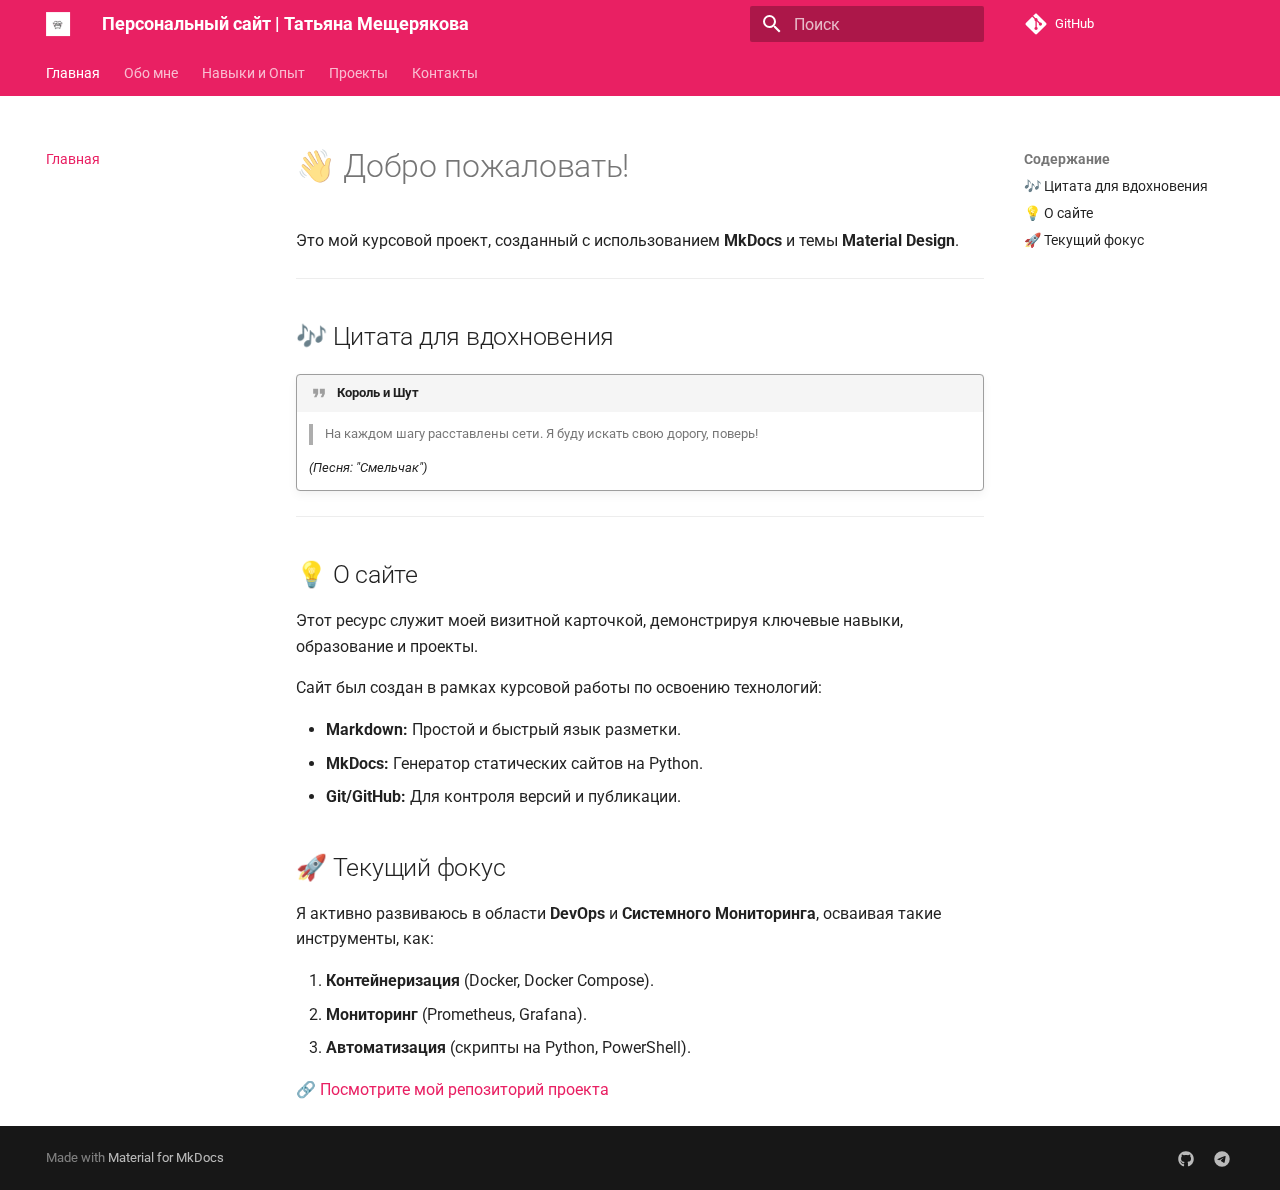
<file: index.html>
<!doctype html>
<html lang="ru" class="no-js">
  <head>
    
      <meta charset="utf-8">
      <meta name="viewport" content="width=device-width,initial-scale=1">
      
        <meta name="description" content="Портфолио и визитка, созданная с использованием MkDocs и Material Design.">
      
      
        <meta name="author" content="Татьяна Мещерякова">
      
      
        <link rel="canonical" href="https://tatianameshcheryakova.github.io/my-personal-site/">
      
      
      
        <link rel="next" href="about/">
      
      
      <link rel="icon" href="assets/logo.jpg">
      <meta name="generator" content="mkdocs-1.6.1, mkdocs-material-9.6.21">
    
    
      
        <title>Персональный сайт | Татьяна Мещерякова</title>
      
    
    
      <link rel="stylesheet" href="assets/stylesheets/main.2a3383ac.min.css">
      
        
        <link rel="stylesheet" href="assets/stylesheets/palette.06af60db.min.css">
      
      


    
    
      
    
    
      
        
        
        <link rel="preconnect" href="https://fonts.gstatic.com" crossorigin>
        <link rel="stylesheet" href="https://fonts.googleapis.com/css?family=Roboto:300,300i,400,400i,700,700i%7CRoboto+Mono:400,400i,700,700i&display=fallback">
        <style>:root{--md-text-font:"Roboto";--md-code-font:"Roboto Mono"}</style>
      
    
    
    <script>__md_scope=new URL(".",location),__md_hash=e=>[...e].reduce(((e,_)=>(e<<5)-e+_.charCodeAt(0)),0),__md_get=(e,_=localStorage,t=__md_scope)=>JSON.parse(_.getItem(t.pathname+"."+e)),__md_set=(e,_,t=localStorage,a=__md_scope)=>{try{t.setItem(a.pathname+"."+e,JSON.stringify(_))}catch(e){}}</script>
    
      

    
    
    
  </head>
  
  
    
    
    
    
    
    <body dir="ltr" data-md-color-scheme="default" data-md-color-primary="pink" data-md-color-accent="light-blue">
  
    
    <input class="md-toggle" data-md-toggle="drawer" type="checkbox" id="__drawer" autocomplete="off">
    <input class="md-toggle" data-md-toggle="search" type="checkbox" id="__search" autocomplete="off">
    <label class="md-overlay" for="__drawer"></label>
    <div data-md-component="skip">
      
        
        <a href="#_1" class="md-skip">
          Перейти к содержанию
        </a>
      
    </div>
    <div data-md-component="announce">
      
    </div>
    
    
      

<header class="md-header" data-md-component="header">
  <nav class="md-header__inner md-grid" aria-label="Верхний колонтитул">
    <a href="." title="Персональный сайт | Татьяна Мещерякова" class="md-header__button md-logo" aria-label="Персональный сайт | Татьяна Мещерякова" data-md-component="logo">
      
  <img src="assets/logo.jpg" alt="logo">

    </a>
    <label class="md-header__button md-icon" for="__drawer">
      
      <svg xmlns="http://www.w3.org/2000/svg" viewBox="0 0 24 24"><path d="M3 6h18v2H3zm0 5h18v2H3zm0 5h18v2H3z"/></svg>
    </label>
    <div class="md-header__title" data-md-component="header-title">
      <div class="md-header__ellipsis">
        <div class="md-header__topic">
          <span class="md-ellipsis">
            Персональный сайт | Татьяна Мещерякова
          </span>
        </div>
        <div class="md-header__topic" data-md-component="header-topic">
          <span class="md-ellipsis">
            
              Главная
            
          </span>
        </div>
      </div>
    </div>
    
      
    
    
    
    
      
      
        <label class="md-header__button md-icon" for="__search">
          
          <svg xmlns="http://www.w3.org/2000/svg" viewBox="0 0 24 24"><path d="M9.5 3A6.5 6.5 0 0 1 16 9.5c0 1.61-.59 3.09-1.56 4.23l.27.27h.79l5 5-1.5 1.5-5-5v-.79l-.27-.27A6.52 6.52 0 0 1 9.5 16 6.5 6.5 0 0 1 3 9.5 6.5 6.5 0 0 1 9.5 3m0 2C7 5 5 7 5 9.5S7 14 9.5 14 14 12 14 9.5 12 5 9.5 5"/></svg>
        </label>
        <div class="md-search" data-md-component="search" role="dialog">
  <label class="md-search__overlay" for="__search"></label>
  <div class="md-search__inner" role="search">
    <form class="md-search__form" name="search">
      <input type="text" class="md-search__input" name="query" aria-label="Поиск" placeholder="Поиск" autocapitalize="off" autocorrect="off" autocomplete="off" spellcheck="false" data-md-component="search-query" required>
      <label class="md-search__icon md-icon" for="__search">
        
        <svg xmlns="http://www.w3.org/2000/svg" viewBox="0 0 24 24"><path d="M9.5 3A6.5 6.5 0 0 1 16 9.5c0 1.61-.59 3.09-1.56 4.23l.27.27h.79l5 5-1.5 1.5-5-5v-.79l-.27-.27A6.52 6.52 0 0 1 9.5 16 6.5 6.5 0 0 1 3 9.5 6.5 6.5 0 0 1 9.5 3m0 2C7 5 5 7 5 9.5S7 14 9.5 14 14 12 14 9.5 12 5 9.5 5"/></svg>
        
        <svg xmlns="http://www.w3.org/2000/svg" viewBox="0 0 24 24"><path d="M20 11v2H8l5.5 5.5-1.42 1.42L4.16 12l7.92-7.92L13.5 5.5 8 11z"/></svg>
      </label>
      <nav class="md-search__options" aria-label="Поиск">
        
          <a href="javascript:void(0)" class="md-search__icon md-icon" title="Поделиться" aria-label="Поделиться" data-clipboard data-clipboard-text="" data-md-component="search-share" tabindex="-1">
            
            <svg xmlns="http://www.w3.org/2000/svg" viewBox="0 0 24 24"><path d="M18 16.08c-.76 0-1.44.3-1.96.77L8.91 12.7c.05-.23.09-.46.09-.7s-.04-.47-.09-.7l7.05-4.11c.54.5 1.25.81 2.04.81a3 3 0 0 0 3-3 3 3 0 0 0-3-3 3 3 0 0 0-3 3c0 .24.04.47.09.7L8.04 9.81C7.5 9.31 6.79 9 6 9a3 3 0 0 0-3 3 3 3 0 0 0 3 3c.79 0 1.5-.31 2.04-.81l7.12 4.15c-.05.21-.08.43-.08.66 0 1.61 1.31 2.91 2.92 2.91s2.92-1.3 2.92-2.91A2.92 2.92 0 0 0 18 16.08"/></svg>
          </a>
        
        <button type="reset" class="md-search__icon md-icon" title="Очистить" aria-label="Очистить" tabindex="-1">
          
          <svg xmlns="http://www.w3.org/2000/svg" viewBox="0 0 24 24"><path d="M19 6.41 17.59 5 12 10.59 6.41 5 5 6.41 10.59 12 5 17.59 6.41 19 12 13.41 17.59 19 19 17.59 13.41 12z"/></svg>
        </button>
      </nav>
      
    </form>
    <div class="md-search__output">
      <div class="md-search__scrollwrap" tabindex="0" data-md-scrollfix>
        <div class="md-search-result" data-md-component="search-result">
          <div class="md-search-result__meta">
            Инициализация поиска
          </div>
          <ol class="md-search-result__list" role="presentation"></ol>
        </div>
      </div>
    </div>
  </div>
</div>
      
    
    
      <div class="md-header__source">
        <a href="https://github.com/TatianaMeshcheryakova/2025_2026-introduction-in-web-tech-U4225-Meshcheryakova_T_S" title="Перейти к репозиторию" class="md-source" data-md-component="source">
  <div class="md-source__icon md-icon">
    
    <svg xmlns="http://www.w3.org/2000/svg" viewBox="0 0 448 512"><!--! Font Awesome Free 7.0.1 by @fontawesome - https://fontawesome.com License - https://fontawesome.com/license/free (Icons: CC BY 4.0, Fonts: SIL OFL 1.1, Code: MIT License) Copyright 2025 Fonticons, Inc.--><path d="M439.6 236.1 244 40.5c-5.4-5.5-12.8-8.5-20.4-8.5s-15 3-20.4 8.4L162.5 81l51.5 51.5c27.1-9.1 52.7 16.8 43.4 43.7l49.7 49.7c34.2-11.8 61.2 31 35.5 56.7-26.5 26.5-70.2-2.9-56-37.3L240.3 199v121.9c25.3 12.5 22.3 41.8 9.1 55-6.4 6.4-15.2 10.1-24.3 10.1s-17.8-3.6-24.3-10.1c-17.6-17.6-11.1-46.9 11.2-56v-123c-20.8-8.5-24.6-30.7-18.6-45L142.6 101 8.5 235.1C3 240.6 0 247.9 0 255.5s3 15 8.5 20.4l195.6 195.7c5.4 5.4 12.7 8.4 20.4 8.4s15-3 20.4-8.4l194.7-194.7c5.4-5.4 8.4-12.8 8.4-20.4s-3-15-8.4-20.4"/></svg>
  </div>
  <div class="md-source__repository">
    GitHub
  </div>
</a>
      </div>
    
  </nav>
  
</header>
    
    <div class="md-container" data-md-component="container">
      
      
        
          
            
<nav class="md-tabs" aria-label="Вкладки" data-md-component="tabs">
  <div class="md-grid">
    <ul class="md-tabs__list">
      
        
  
  
  
    
  
  
    <li class="md-tabs__item md-tabs__item--active">
      <a href="." class="md-tabs__link">
        
  
  
    
  
  Главная

      </a>
    </li>
  

      
        
  
  
  
  
    <li class="md-tabs__item">
      <a href="about/" class="md-tabs__link">
        
  
  
    
  
  Обо мне

      </a>
    </li>
  

      
        
  
  
  
  
    <li class="md-tabs__item">
      <a href="skills/" class="md-tabs__link">
        
  
  
    
  
  Навыки и Опыт

      </a>
    </li>
  

      
        
  
  
  
  
    <li class="md-tabs__item">
      <a href="projects/" class="md-tabs__link">
        
  
  
    
  
  Проекты

      </a>
    </li>
  

      
        
  
  
  
  
    <li class="md-tabs__item">
      <a href="contacts/" class="md-tabs__link">
        
  
  
    
  
  Контакты

      </a>
    </li>
  

      
    </ul>
  </div>
</nav>
          
        
      
      <main class="md-main" data-md-component="main">
        <div class="md-main__inner md-grid">
          
            
              
              <div class="md-sidebar md-sidebar--primary" data-md-component="sidebar" data-md-type="navigation" >
                <div class="md-sidebar__scrollwrap">
                  <div class="md-sidebar__inner">
                    


  


<nav class="md-nav md-nav--primary md-nav--lifted" aria-label="Навигация" data-md-level="0">
  <label class="md-nav__title" for="__drawer">
    <a href="." title="Персональный сайт | Татьяна Мещерякова" class="md-nav__button md-logo" aria-label="Персональный сайт | Татьяна Мещерякова" data-md-component="logo">
      
  <img src="assets/logo.jpg" alt="logo">

    </a>
    Персональный сайт | Татьяна Мещерякова
  </label>
  
    <div class="md-nav__source">
      <a href="https://github.com/TatianaMeshcheryakova/2025_2026-introduction-in-web-tech-U4225-Meshcheryakova_T_S" title="Перейти к репозиторию" class="md-source" data-md-component="source">
  <div class="md-source__icon md-icon">
    
    <svg xmlns="http://www.w3.org/2000/svg" viewBox="0 0 448 512"><!--! Font Awesome Free 7.0.1 by @fontawesome - https://fontawesome.com License - https://fontawesome.com/license/free (Icons: CC BY 4.0, Fonts: SIL OFL 1.1, Code: MIT License) Copyright 2025 Fonticons, Inc.--><path d="M439.6 236.1 244 40.5c-5.4-5.5-12.8-8.5-20.4-8.5s-15 3-20.4 8.4L162.5 81l51.5 51.5c27.1-9.1 52.7 16.8 43.4 43.7l49.7 49.7c34.2-11.8 61.2 31 35.5 56.7-26.5 26.5-70.2-2.9-56-37.3L240.3 199v121.9c25.3 12.5 22.3 41.8 9.1 55-6.4 6.4-15.2 10.1-24.3 10.1s-17.8-3.6-24.3-10.1c-17.6-17.6-11.1-46.9 11.2-56v-123c-20.8-8.5-24.6-30.7-18.6-45L142.6 101 8.5 235.1C3 240.6 0 247.9 0 255.5s3 15 8.5 20.4l195.6 195.7c5.4 5.4 12.7 8.4 20.4 8.4s15-3 20.4-8.4l194.7-194.7c5.4-5.4 8.4-12.8 8.4-20.4s-3-15-8.4-20.4"/></svg>
  </div>
  <div class="md-source__repository">
    GitHub
  </div>
</a>
    </div>
  
  <ul class="md-nav__list" data-md-scrollfix>
    
      
      
  
  
    
  
  
  
    <li class="md-nav__item md-nav__item--active">
      
      <input class="md-nav__toggle md-toggle" type="checkbox" id="__toc">
      
      
        
      
      
        <label class="md-nav__link md-nav__link--active" for="__toc">
          
  
  
  <span class="md-ellipsis">
    Главная
    
  </span>
  

          <span class="md-nav__icon md-icon"></span>
        </label>
      
      <a href="." class="md-nav__link md-nav__link--active">
        
  
  
  <span class="md-ellipsis">
    Главная
    
  </span>
  

      </a>
      
        

<nav class="md-nav md-nav--secondary" aria-label="Содержание">
  
  
  
    
  
  
    <label class="md-nav__title" for="__toc">
      <span class="md-nav__icon md-icon"></span>
      Содержание
    </label>
    <ul class="md-nav__list" data-md-component="toc" data-md-scrollfix>
      
        <li class="md-nav__item">
  <a href="#_2" class="md-nav__link">
    <span class="md-ellipsis">
      🎶 Цитата для вдохновения
    </span>
  </a>
  
</li>
      
        <li class="md-nav__item">
  <a href="#_3" class="md-nav__link">
    <span class="md-ellipsis">
      💡 О сайте
    </span>
  </a>
  
</li>
      
        <li class="md-nav__item">
  <a href="#_4" class="md-nav__link">
    <span class="md-ellipsis">
      🚀 Текущий фокус
    </span>
  </a>
  
</li>
      
    </ul>
  
</nav>
      
    </li>
  

    
      
      
  
  
  
  
    <li class="md-nav__item">
      <a href="about/" class="md-nav__link">
        
  
  
  <span class="md-ellipsis">
    Обо мне
    
  </span>
  

      </a>
    </li>
  

    
      
      
  
  
  
  
    <li class="md-nav__item">
      <a href="skills/" class="md-nav__link">
        
  
  
  <span class="md-ellipsis">
    Навыки и Опыт
    
  </span>
  

      </a>
    </li>
  

    
      
      
  
  
  
  
    <li class="md-nav__item">
      <a href="projects/" class="md-nav__link">
        
  
  
  <span class="md-ellipsis">
    Проекты
    
  </span>
  

      </a>
    </li>
  

    
      
      
  
  
  
  
    <li class="md-nav__item">
      <a href="contacts/" class="md-nav__link">
        
  
  
  <span class="md-ellipsis">
    Контакты
    
  </span>
  

      </a>
    </li>
  

    
  </ul>
</nav>
                  </div>
                </div>
              </div>
            
            
              
              <div class="md-sidebar md-sidebar--secondary" data-md-component="sidebar" data-md-type="toc" >
                <div class="md-sidebar__scrollwrap">
                  <div class="md-sidebar__inner">
                    

<nav class="md-nav md-nav--secondary" aria-label="Содержание">
  
  
  
    
  
  
    <label class="md-nav__title" for="__toc">
      <span class="md-nav__icon md-icon"></span>
      Содержание
    </label>
    <ul class="md-nav__list" data-md-component="toc" data-md-scrollfix>
      
        <li class="md-nav__item">
  <a href="#_2" class="md-nav__link">
    <span class="md-ellipsis">
      🎶 Цитата для вдохновения
    </span>
  </a>
  
</li>
      
        <li class="md-nav__item">
  <a href="#_3" class="md-nav__link">
    <span class="md-ellipsis">
      💡 О сайте
    </span>
  </a>
  
</li>
      
        <li class="md-nav__item">
  <a href="#_4" class="md-nav__link">
    <span class="md-ellipsis">
      🚀 Текущий фокус
    </span>
  </a>
  
</li>
      
    </ul>
  
</nav>
                  </div>
                </div>
              </div>
            
          
          
            <div class="md-content" data-md-component="content">
              <article class="md-content__inner md-typeset">
                
                  


  
  


<h1 id="_1">👋 Добро пожаловать!</h1>
<p>Это мой курсовой проект, созданный с использованием <strong>MkDocs</strong> и темы <strong>Material Design</strong>.</p>
<hr />
<h2 id="_2">🎶 Цитата для вдохновения</h2>
<div class="admonition quote">
<p class="admonition-title">Король и Шут</p>
<blockquote>
<p>На каждом шагу расставлены сети.
Я буду искать свою дорогу, поверь!</p>
</blockquote>
<p><em>(Песня: "Смельчак")</em></p>
</div>
<hr />
<h2 id="_3">💡 О сайте</h2>
<p>Этот ресурс служит моей визитной карточкой, демонстрируя ключевые навыки, образование и проекты.</p>
<p>Сайт был создан в рамках курсовой работы по освоению технологий:</p>
<ul>
<li><strong>Markdown:</strong> Простой и быстрый язык разметки.</li>
<li><strong>MkDocs:</strong> Генератор статических сайтов на Python.</li>
<li><strong>Git/GitHub:</strong> Для контроля версий и публикации.</li>
</ul>
<h2 id="_4">🚀 Текущий фокус</h2>
<p>Я активно развиваюсь в области <strong>DevOps</strong> и <strong>Системного Мониторинга</strong>, осваивая такие инструменты, как:</p>
<ol>
<li><strong>Контейнеризация</strong> (Docker, Docker Compose).</li>
<li><strong>Мониторинг</strong> (Prometheus, Grafana).</li>
<li><strong>Автоматизация</strong> (скрипты на Python, PowerShell).</li>
</ol>
<p><a href="https://github.com/TatianaMeshcheryakova/2025_2026-introduction-in-web-tech-U4225-Meshcheryakova_T_S">🔗 Посмотрите мой репозиторий проекта</a></p>












                
              </article>
            </div>
          
          
<script>var target=document.getElementById(location.hash.slice(1));target&&target.name&&(target.checked=target.name.startsWith("__tabbed_"))</script>
        </div>
        
          <button type="button" class="md-top md-icon" data-md-component="top" hidden>
  
  <svg xmlns="http://www.w3.org/2000/svg" viewBox="0 0 24 24"><path d="M13 20h-2V8l-5.5 5.5-1.42-1.42L12 4.16l7.92 7.92-1.42 1.42L13 8z"/></svg>
  К началу
</button>
        
      </main>
      
        <footer class="md-footer">
  
  <div class="md-footer-meta md-typeset">
    <div class="md-footer-meta__inner md-grid">
      <div class="md-copyright">
  
  
    Made with
    <a href="https://squidfunk.github.io/mkdocs-material/" target="_blank" rel="noopener">
      Material for MkDocs
    </a>
  
</div>
      
        
<div class="md-social">
  
    
    
    
    
      
      
    
    <a href="https://github.com/TatianaMeshcheryakova" target="_blank" rel="noopener" title="github.com" class="md-social__link">
      <svg xmlns="http://www.w3.org/2000/svg" viewBox="0 0 512 512"><!--! Font Awesome Free 7.0.1 by @fontawesome - https://fontawesome.com License - https://fontawesome.com/license/free (Icons: CC BY 4.0, Fonts: SIL OFL 1.1, Code: MIT License) Copyright 2025 Fonticons, Inc.--><path d="M173.9 397.4c0 2-2.3 3.6-5.2 3.6-3.3.3-5.6-1.3-5.6-3.6 0-2 2.3-3.6 5.2-3.6 3-.3 5.6 1.3 5.6 3.6m-31.1-4.5c-.7 2 1.3 4.3 4.3 4.9 2.6 1 5.6 0 6.2-2s-1.3-4.3-4.3-5.2c-2.6-.7-5.5.3-6.2 2.3m44.2-1.7c-2.9.7-4.9 2.6-4.6 4.9.3 2 2.9 3.3 5.9 2.6 2.9-.7 4.9-2.6 4.6-4.6-.3-1.9-3-3.2-5.9-2.9M252.8 8C114.1 8 8 113.3 8 252c0 110.9 69.8 205.8 169.5 239.2 12.8 2.3 17.3-5.6 17.3-12.1 0-6.2-.3-40.4-.3-61.4 0 0-70 15-84.7-29.8 0 0-11.4-29.1-27.8-36.6 0 0-22.9-15.7 1.6-15.4 0 0 24.9 2 38.6 25.8 21.9 38.6 58.6 27.5 72.9 20.9 2.3-16 8.8-27.1 16-33.7-55.9-6.2-112.3-14.3-112.3-110.5 0-27.5 7.6-41.3 23.6-58.9-2.6-6.5-11.1-33.3 2.6-67.9 20.9-6.5 69 27 69 27 20-5.6 41.5-8.5 62.8-8.5s42.8 2.9 62.8 8.5c0 0 48.1-33.6 69-27 13.7 34.7 5.2 61.4 2.6 67.9 16 17.7 25.8 31.5 25.8 58.9 0 96.5-58.9 104.2-114.8 110.5 9.2 7.9 17 22.9 17 46.4 0 33.7-.3 75.4-.3 83.6 0 6.5 4.6 14.4 17.3 12.1C436.2 457.8 504 362.9 504 252 504 113.3 391.5 8 252.8 8M105.2 352.9c-1.3 1-1 3.3.7 5.2 1.6 1.6 3.9 2.3 5.2 1 1.3-1 1-3.3-.7-5.2-1.6-1.6-3.9-2.3-5.2-1m-10.8-8.1c-.7 1.3.3 2.9 2.3 3.9 1.6 1 3.6.7 4.3-.7.7-1.3-.3-2.9-2.3-3.9-2-.6-3.6-.3-4.3.7m32.4 35.6c-1.6 1.3-1 4.3 1.3 6.2 2.3 2.3 5.2 2.6 6.5 1 1.3-1.3.7-4.3-1.3-6.2-2.2-2.3-5.2-2.6-6.5-1m-11.4-14.7c-1.6 1-1.6 3.6 0 5.9s4.3 3.3 5.6 2.3c1.6-1.3 1.6-3.9 0-6.2-1.4-2.3-4-3.3-5.6-2"/></svg>
    </a>
  
    
    
    
    
      
      
    
    <a href="https://t.me/tmescher" target="_blank" rel="noopener" title="t.me" class="md-social__link">
      <svg xmlns="http://www.w3.org/2000/svg" viewBox="0 0 512 512"><!--! Font Awesome Free 7.0.1 by @fontawesome - https://fontawesome.com License - https://fontawesome.com/license/free (Icons: CC BY 4.0, Fonts: SIL OFL 1.1, Code: MIT License) Copyright 2025 Fonticons, Inc.--><path d="M256 8a248 248 0 1 0 0 496 248 248 0 1 0 0-496m115 168.7c-3.7 39.2-19.9 134.4-28.1 178.3-3.5 18.6-10.3 24.8-16.9 25.4-14.4 1.3-25.3-9.5-39.3-18.7-21.8-14.3-34.2-23.2-55.3-37.2-24.5-16.1-8.6-25 5.3-39.5 3.7-3.8 67.1-61.5 68.3-66.7.2-.7.3-3.1-1.2-4.4s-3.6-.8-5.1-.5c-2.2.5-37.1 23.5-104.6 69.1-9.9 6.8-18.9 10.1-26.9 9.9-8.9-.2-25.9-5-38.6-9.1-15.5-5-27.9-7.7-26.8-16.3.6-4.5 6.7-9 18.4-13.7 72.3-31.5 120.5-52.3 144.6-62.3 68.9-28.6 83.2-33.6 92.5-33.8 2.1 0 6.6.5 9.6 2.9 2 1.7 3.2 4.1 3.5 6.7.5 3.2.6 6.5.4 9.8z"/></svg>
    </a>
  
</div>
      
    </div>
  </div>
</footer>
      
    </div>
    <div class="md-dialog" data-md-component="dialog">
      <div class="md-dialog__inner md-typeset"></div>
    </div>
    
    
    
      
      <script id="__config" type="application/json">{"base": ".", "features": ["navigation.tabs", "navigation.sections", "navigation.top", "search.highlight", "search.share", "content.code.copy", "header.autohide"], "search": "assets/javascripts/workers/search.973d3a69.min.js", "tags": null, "translations": {"clipboard.copied": "\u0421\u043a\u043e\u043f\u0438\u0440\u043e\u0432\u0430\u043d\u043e \u0432 \u0431\u0443\u0444\u0435\u0440", "clipboard.copy": "\u041a\u043e\u043f\u0438\u0440\u043e\u0432\u0430\u0442\u044c \u0432 \u0431\u0443\u0444\u0435\u0440", "search.result.more.one": "\u0415\u0449\u0451 1 \u043d\u0430 \u044d\u0442\u043e\u0439 \u0441\u0442\u0440\u0430\u043d\u0438\u0446\u0435", "search.result.more.other": "\u0415\u0449\u0451 # \u043d\u0430 \u044d\u0442\u043e\u0439 \u0441\u0442\u0440\u0430\u043d\u0438\u0446\u0435", "search.result.none": "\u0421\u043e\u0432\u043f\u0430\u0434\u0435\u043d\u0438\u0439 \u043d\u0435 \u043d\u0430\u0439\u0434\u0435\u043d\u043e", "search.result.one": "\u041d\u0430\u0439\u0434\u0435\u043d\u043e 1 \u0441\u043e\u0432\u043f\u0430\u0434\u0435\u043d\u0438\u0435", "search.result.other": "\u041d\u0430\u0439\u0434\u0435\u043d\u043e \u0441\u043e\u0432\u043f\u0430\u0434\u0435\u043d\u0438\u0439: #", "search.result.placeholder": "\u041d\u0430\u0447\u043d\u0438\u0442\u0435 \u043f\u0435\u0447\u0430\u0442\u0430\u0442\u044c \u0434\u043b\u044f \u043f\u043e\u0438\u0441\u043a\u0430", "search.result.term.missing": "\u041e\u0442\u0441\u0443\u0442\u0441\u0442\u0432\u0443\u0435\u0442", "select.version": "\u0412\u044b\u0431\u0435\u0440\u0438\u0442\u0435 \u0432\u0435\u0440\u0441\u0438\u044e"}, "version": null}</script>
    
    
      <script src="assets/javascripts/bundle.f55a23d4.min.js"></script>
      
    
  </body>
</html>
</file>
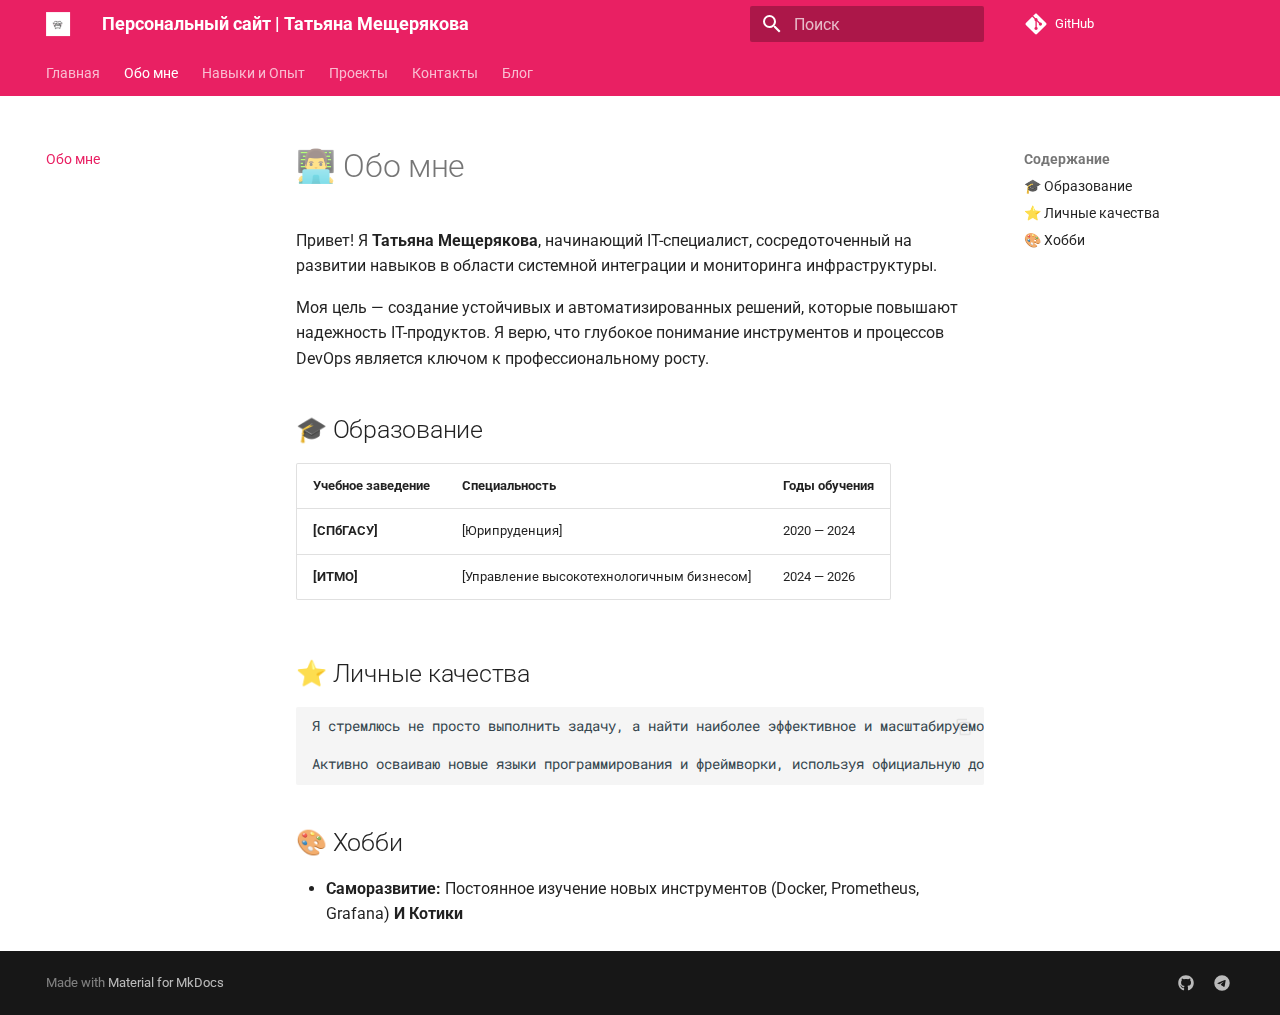
<file: about/index.html>
<!doctype html>
<html lang="ru" class="no-js">
  <head>
    
      <meta charset="utf-8">
      <meta name="viewport" content="width=device-width,initial-scale=1">
      
        <meta name="description" content="Портфолио и визитка, созданная с использованием MkDocs и Material Design.">
      
      
        <meta name="author" content="Татьяна Мещерякова">
      
      
        <link rel="canonical" href="https://tatianameshcheryakova.github.io/my-personal-site/about/">
      
      
        <link rel="prev" href="..">
      
      
        <link rel="next" href="../skills/">
      
      
      <link rel="icon" href="../assets/logo.jpg">
      <meta name="generator" content="mkdocs-1.6.1, mkdocs-material-9.6.21">
    
    
      
        <title>Обо мне - Персональный сайт | Татьяна Мещерякова</title>
      
    
    
      <link rel="stylesheet" href="../assets/stylesheets/main.2a3383ac.min.css">
      
        
        <link rel="stylesheet" href="../assets/stylesheets/palette.06af60db.min.css">
      
      


    
    
      
    
    
      
        
        
        <link rel="preconnect" href="https://fonts.gstatic.com" crossorigin>
        <link rel="stylesheet" href="https://fonts.googleapis.com/css?family=Roboto:300,300i,400,400i,700,700i%7CRoboto+Mono:400,400i,700,700i&display=fallback">
        <style>:root{--md-text-font:"Roboto";--md-code-font:"Roboto Mono"}</style>
      
    
    
    <script>__md_scope=new URL("..",location),__md_hash=e=>[...e].reduce(((e,_)=>(e<<5)-e+_.charCodeAt(0)),0),__md_get=(e,_=localStorage,t=__md_scope)=>JSON.parse(_.getItem(t.pathname+"."+e)),__md_set=(e,_,t=localStorage,a=__md_scope)=>{try{t.setItem(a.pathname+"."+e,JSON.stringify(_))}catch(e){}}</script>
    
      

    
    
    
  </head>
  
  
    
    
    
    
    
    <body dir="ltr" data-md-color-scheme="default" data-md-color-primary="pink" data-md-color-accent="light-blue">
  
    
    <input class="md-toggle" data-md-toggle="drawer" type="checkbox" id="__drawer" autocomplete="off">
    <input class="md-toggle" data-md-toggle="search" type="checkbox" id="__search" autocomplete="off">
    <label class="md-overlay" for="__drawer"></label>
    <div data-md-component="skip">
      
        
        <a href="#_1" class="md-skip">
          Перейти к содержанию
        </a>
      
    </div>
    <div data-md-component="announce">
      
    </div>
    
    
      

<header class="md-header" data-md-component="header">
  <nav class="md-header__inner md-grid" aria-label="Верхний колонтитул">
    <a href=".." title="Персональный сайт | Татьяна Мещерякова" class="md-header__button md-logo" aria-label="Персональный сайт | Татьяна Мещерякова" data-md-component="logo">
      
  <img src="../assets/logo.jpg" alt="logo">

    </a>
    <label class="md-header__button md-icon" for="__drawer">
      
      <svg xmlns="http://www.w3.org/2000/svg" viewBox="0 0 24 24"><path d="M3 6h18v2H3zm0 5h18v2H3zm0 5h18v2H3z"/></svg>
    </label>
    <div class="md-header__title" data-md-component="header-title">
      <div class="md-header__ellipsis">
        <div class="md-header__topic">
          <span class="md-ellipsis">
            Персональный сайт | Татьяна Мещерякова
          </span>
        </div>
        <div class="md-header__topic" data-md-component="header-topic">
          <span class="md-ellipsis">
            
              Обо мне
            
          </span>
        </div>
      </div>
    </div>
    
      
    
    
    
    
      
      
        <label class="md-header__button md-icon" for="__search">
          
          <svg xmlns="http://www.w3.org/2000/svg" viewBox="0 0 24 24"><path d="M9.5 3A6.5 6.5 0 0 1 16 9.5c0 1.61-.59 3.09-1.56 4.23l.27.27h.79l5 5-1.5 1.5-5-5v-.79l-.27-.27A6.52 6.52 0 0 1 9.5 16 6.5 6.5 0 0 1 3 9.5 6.5 6.5 0 0 1 9.5 3m0 2C7 5 5 7 5 9.5S7 14 9.5 14 14 12 14 9.5 12 5 9.5 5"/></svg>
        </label>
        <div class="md-search" data-md-component="search" role="dialog">
  <label class="md-search__overlay" for="__search"></label>
  <div class="md-search__inner" role="search">
    <form class="md-search__form" name="search">
      <input type="text" class="md-search__input" name="query" aria-label="Поиск" placeholder="Поиск" autocapitalize="off" autocorrect="off" autocomplete="off" spellcheck="false" data-md-component="search-query" required>
      <label class="md-search__icon md-icon" for="__search">
        
        <svg xmlns="http://www.w3.org/2000/svg" viewBox="0 0 24 24"><path d="M9.5 3A6.5 6.5 0 0 1 16 9.5c0 1.61-.59 3.09-1.56 4.23l.27.27h.79l5 5-1.5 1.5-5-5v-.79l-.27-.27A6.52 6.52 0 0 1 9.5 16 6.5 6.5 0 0 1 3 9.5 6.5 6.5 0 0 1 9.5 3m0 2C7 5 5 7 5 9.5S7 14 9.5 14 14 12 14 9.5 12 5 9.5 5"/></svg>
        
        <svg xmlns="http://www.w3.org/2000/svg" viewBox="0 0 24 24"><path d="M20 11v2H8l5.5 5.5-1.42 1.42L4.16 12l7.92-7.92L13.5 5.5 8 11z"/></svg>
      </label>
      <nav class="md-search__options" aria-label="Поиск">
        
          <a href="javascript:void(0)" class="md-search__icon md-icon" title="Поделиться" aria-label="Поделиться" data-clipboard data-clipboard-text="" data-md-component="search-share" tabindex="-1">
            
            <svg xmlns="http://www.w3.org/2000/svg" viewBox="0 0 24 24"><path d="M18 16.08c-.76 0-1.44.3-1.96.77L8.91 12.7c.05-.23.09-.46.09-.7s-.04-.47-.09-.7l7.05-4.11c.54.5 1.25.81 2.04.81a3 3 0 0 0 3-3 3 3 0 0 0-3-3 3 3 0 0 0-3 3c0 .24.04.47.09.7L8.04 9.81C7.5 9.31 6.79 9 6 9a3 3 0 0 0-3 3 3 3 0 0 0 3 3c.79 0 1.5-.31 2.04-.81l7.12 4.15c-.05.21-.08.43-.08.66 0 1.61 1.31 2.91 2.92 2.91s2.92-1.3 2.92-2.91A2.92 2.92 0 0 0 18 16.08"/></svg>
          </a>
        
        <button type="reset" class="md-search__icon md-icon" title="Очистить" aria-label="Очистить" tabindex="-1">
          
          <svg xmlns="http://www.w3.org/2000/svg" viewBox="0 0 24 24"><path d="M19 6.41 17.59 5 12 10.59 6.41 5 5 6.41 10.59 12 5 17.59 6.41 19 12 13.41 17.59 19 19 17.59 13.41 12z"/></svg>
        </button>
      </nav>
      
    </form>
    <div class="md-search__output">
      <div class="md-search__scrollwrap" tabindex="0" data-md-scrollfix>
        <div class="md-search-result" data-md-component="search-result">
          <div class="md-search-result__meta">
            Инициализация поиска
          </div>
          <ol class="md-search-result__list" role="presentation"></ol>
        </div>
      </div>
    </div>
  </div>
</div>
      
    
    
      <div class="md-header__source">
        <a href="https://github.com/TatianaMeshcheryakova/2025_2026-introduction-in-web-tech-U4225-Meshcheryakova_T_S" title="Перейти к репозиторию" class="md-source" data-md-component="source">
  <div class="md-source__icon md-icon">
    
    <svg xmlns="http://www.w3.org/2000/svg" viewBox="0 0 448 512"><!--! Font Awesome Free 7.0.1 by @fontawesome - https://fontawesome.com License - https://fontawesome.com/license/free (Icons: CC BY 4.0, Fonts: SIL OFL 1.1, Code: MIT License) Copyright 2025 Fonticons, Inc.--><path d="M439.6 236.1 244 40.5c-5.4-5.5-12.8-8.5-20.4-8.5s-15 3-20.4 8.4L162.5 81l51.5 51.5c27.1-9.1 52.7 16.8 43.4 43.7l49.7 49.7c34.2-11.8 61.2 31 35.5 56.7-26.5 26.5-70.2-2.9-56-37.3L240.3 199v121.9c25.3 12.5 22.3 41.8 9.1 55-6.4 6.4-15.2 10.1-24.3 10.1s-17.8-3.6-24.3-10.1c-17.6-17.6-11.1-46.9 11.2-56v-123c-20.8-8.5-24.6-30.7-18.6-45L142.6 101 8.5 235.1C3 240.6 0 247.9 0 255.5s3 15 8.5 20.4l195.6 195.7c5.4 5.4 12.7 8.4 20.4 8.4s15-3 20.4-8.4l194.7-194.7c5.4-5.4 8.4-12.8 8.4-20.4s-3-15-8.4-20.4"/></svg>
  </div>
  <div class="md-source__repository">
    GitHub
  </div>
</a>
      </div>
    
  </nav>
  
</header>
    
    <div class="md-container" data-md-component="container">
      
      
        
          
            
<nav class="md-tabs" aria-label="Вкладки" data-md-component="tabs">
  <div class="md-grid">
    <ul class="md-tabs__list">
      
        
  
  
  
  
    <li class="md-tabs__item">
      <a href=".." class="md-tabs__link">
        
  
  
    
  
  Главная

      </a>
    </li>
  

      
        
  
  
  
    
  
  
    <li class="md-tabs__item md-tabs__item--active">
      <a href="./" class="md-tabs__link">
        
  
  
    
  
  Обо мне

      </a>
    </li>
  

      
        
  
  
  
  
    <li class="md-tabs__item">
      <a href="../skills/" class="md-tabs__link">
        
  
  
    
  
  Навыки и Опыт

      </a>
    </li>
  

      
        
  
  
  
  
    <li class="md-tabs__item">
      <a href="../projects/" class="md-tabs__link">
        
  
  
    
  
  Проекты

      </a>
    </li>
  

      
        
  
  
  
  
    <li class="md-tabs__item">
      <a href="../contacts/" class="md-tabs__link">
        
  
  
    
  
  Контакты

      </a>
    </li>
  

      
        
  
  
  
  
    <li class="md-tabs__item">
      <a href="../blog/" class="md-tabs__link">
        
  
  
    
  
  Блог

      </a>
    </li>
  

      
    </ul>
  </div>
</nav>
          
        
      
      <main class="md-main" data-md-component="main">
        <div class="md-main__inner md-grid">
          
            
              
              <div class="md-sidebar md-sidebar--primary" data-md-component="sidebar" data-md-type="navigation" >
                <div class="md-sidebar__scrollwrap">
                  <div class="md-sidebar__inner">
                    


  


<nav class="md-nav md-nav--primary md-nav--lifted" aria-label="Навигация" data-md-level="0">
  <label class="md-nav__title" for="__drawer">
    <a href=".." title="Персональный сайт | Татьяна Мещерякова" class="md-nav__button md-logo" aria-label="Персональный сайт | Татьяна Мещерякова" data-md-component="logo">
      
  <img src="../assets/logo.jpg" alt="logo">

    </a>
    Персональный сайт | Татьяна Мещерякова
  </label>
  
    <div class="md-nav__source">
      <a href="https://github.com/TatianaMeshcheryakova/2025_2026-introduction-in-web-tech-U4225-Meshcheryakova_T_S" title="Перейти к репозиторию" class="md-source" data-md-component="source">
  <div class="md-source__icon md-icon">
    
    <svg xmlns="http://www.w3.org/2000/svg" viewBox="0 0 448 512"><!--! Font Awesome Free 7.0.1 by @fontawesome - https://fontawesome.com License - https://fontawesome.com/license/free (Icons: CC BY 4.0, Fonts: SIL OFL 1.1, Code: MIT License) Copyright 2025 Fonticons, Inc.--><path d="M439.6 236.1 244 40.5c-5.4-5.5-12.8-8.5-20.4-8.5s-15 3-20.4 8.4L162.5 81l51.5 51.5c27.1-9.1 52.7 16.8 43.4 43.7l49.7 49.7c34.2-11.8 61.2 31 35.5 56.7-26.5 26.5-70.2-2.9-56-37.3L240.3 199v121.9c25.3 12.5 22.3 41.8 9.1 55-6.4 6.4-15.2 10.1-24.3 10.1s-17.8-3.6-24.3-10.1c-17.6-17.6-11.1-46.9 11.2-56v-123c-20.8-8.5-24.6-30.7-18.6-45L142.6 101 8.5 235.1C3 240.6 0 247.9 0 255.5s3 15 8.5 20.4l195.6 195.7c5.4 5.4 12.7 8.4 20.4 8.4s15-3 20.4-8.4l194.7-194.7c5.4-5.4 8.4-12.8 8.4-20.4s-3-15-8.4-20.4"/></svg>
  </div>
  <div class="md-source__repository">
    GitHub
  </div>
</a>
    </div>
  
  <ul class="md-nav__list" data-md-scrollfix>
    
      
      
  
  
  
  
    <li class="md-nav__item">
      <a href=".." class="md-nav__link">
        
  
  
  <span class="md-ellipsis">
    Главная
    
  </span>
  

      </a>
    </li>
  

    
      
      
  
  
    
  
  
  
    <li class="md-nav__item md-nav__item--active">
      
      <input class="md-nav__toggle md-toggle" type="checkbox" id="__toc">
      
      
        
      
      
        <label class="md-nav__link md-nav__link--active" for="__toc">
          
  
  
  <span class="md-ellipsis">
    Обо мне
    
  </span>
  

          <span class="md-nav__icon md-icon"></span>
        </label>
      
      <a href="./" class="md-nav__link md-nav__link--active">
        
  
  
  <span class="md-ellipsis">
    Обо мне
    
  </span>
  

      </a>
      
        

<nav class="md-nav md-nav--secondary" aria-label="Содержание">
  
  
  
    
  
  
    <label class="md-nav__title" for="__toc">
      <span class="md-nav__icon md-icon"></span>
      Содержание
    </label>
    <ul class="md-nav__list" data-md-component="toc" data-md-scrollfix>
      
        <li class="md-nav__item">
  <a href="#_2" class="md-nav__link">
    <span class="md-ellipsis">
      🎓 Образование
    </span>
  </a>
  
</li>
      
        <li class="md-nav__item">
  <a href="#_3" class="md-nav__link">
    <span class="md-ellipsis">
      ⭐ Личные качества
    </span>
  </a>
  
</li>
      
        <li class="md-nav__item">
  <a href="#_4" class="md-nav__link">
    <span class="md-ellipsis">
      🎨 Хобби
    </span>
  </a>
  
</li>
      
    </ul>
  
</nav>
      
    </li>
  

    
      
      
  
  
  
  
    <li class="md-nav__item">
      <a href="../skills/" class="md-nav__link">
        
  
  
  <span class="md-ellipsis">
    Навыки и Опыт
    
  </span>
  

      </a>
    </li>
  

    
      
      
  
  
  
  
    <li class="md-nav__item">
      <a href="../projects/" class="md-nav__link">
        
  
  
  <span class="md-ellipsis">
    Проекты
    
  </span>
  

      </a>
    </li>
  

    
      
      
  
  
  
  
    <li class="md-nav__item">
      <a href="../contacts/" class="md-nav__link">
        
  
  
  <span class="md-ellipsis">
    Контакты
    
  </span>
  

      </a>
    </li>
  

    
      
      
  
  
  
  
    <li class="md-nav__item">
      <a href="../blog/" class="md-nav__link">
        
  
  
  <span class="md-ellipsis">
    Блог
    
  </span>
  

      </a>
    </li>
  

    
  </ul>
</nav>
                  </div>
                </div>
              </div>
            
            
              
              <div class="md-sidebar md-sidebar--secondary" data-md-component="sidebar" data-md-type="toc" >
                <div class="md-sidebar__scrollwrap">
                  <div class="md-sidebar__inner">
                    

<nav class="md-nav md-nav--secondary" aria-label="Содержание">
  
  
  
    
  
  
    <label class="md-nav__title" for="__toc">
      <span class="md-nav__icon md-icon"></span>
      Содержание
    </label>
    <ul class="md-nav__list" data-md-component="toc" data-md-scrollfix>
      
        <li class="md-nav__item">
  <a href="#_2" class="md-nav__link">
    <span class="md-ellipsis">
      🎓 Образование
    </span>
  </a>
  
</li>
      
        <li class="md-nav__item">
  <a href="#_3" class="md-nav__link">
    <span class="md-ellipsis">
      ⭐ Личные качества
    </span>
  </a>
  
</li>
      
        <li class="md-nav__item">
  <a href="#_4" class="md-nav__link">
    <span class="md-ellipsis">
      🎨 Хобби
    </span>
  </a>
  
</li>
      
    </ul>
  
</nav>
                  </div>
                </div>
              </div>
            
          
          
            <div class="md-content" data-md-component="content">
              <article class="md-content__inner md-typeset">
                
                  


  
  


<h1 id="_1">👨‍💻 Обо мне</h1>
<p>Привет! Я <strong>Татьяна Мещерякова</strong>, начинающий IT-специалист, сосредоточенный на развитии навыков в области системной интеграции и мониторинга инфраструктуры.</p>
<p>Моя цель — создание устойчивых и автоматизированных решений, которые повышают надежность IT-продуктов. Я верю, что глубокое понимание инструментов и процессов DevOps является ключом к профессиональному росту.</p>
<h2 id="_2">🎓 Образование</h2>
<table>
<thead>
<tr>
<th style="text-align: left;">Учебное заведение</th>
<th style="text-align: left;">Специальность</th>
<th style="text-align: left;">Годы обучения</th>
</tr>
</thead>
<tbody>
<tr>
<td style="text-align: left;"><strong>[СПбГАСУ]</strong></td>
<td style="text-align: left;">[Юрипруденция]</td>
<td style="text-align: left;">2020 — 2024</td>
</tr>
<tr>
<td style="text-align: left;"><strong>[ИТМО]</strong></td>
<td style="text-align: left;">[Управление высокотехнологичным бизнесом]</td>
<td style="text-align: left;">2024 — 2026</td>
</tr>
</tbody>
</table>
<h2 id="_3">⭐ Личные качества</h2>
<pre><code>Я стремлюсь не просто выполнить задачу, а найти наиболее эффективное и масштабируемое решение.

Активно осваиваю новые языки программирования и фреймворки, используя официальную документацию и практические задачи.
</code></pre>
<h2 id="_4">🎨 Хобби</h2>
<ul>
<li><strong>Саморазвитие:</strong> Постоянное изучение новых инструментов (Docker, Prometheus, Grafana)
<strong>И Котики</strong></li>
</ul>












                
              </article>
            </div>
          
          
<script>var target=document.getElementById(location.hash.slice(1));target&&target.name&&(target.checked=target.name.startsWith("__tabbed_"))</script>
        </div>
        
          <button type="button" class="md-top md-icon" data-md-component="top" hidden>
  
  <svg xmlns="http://www.w3.org/2000/svg" viewBox="0 0 24 24"><path d="M13 20h-2V8l-5.5 5.5-1.42-1.42L12 4.16l7.92 7.92-1.42 1.42L13 8z"/></svg>
  К началу
</button>
        
      </main>
      
        <footer class="md-footer">
  
  <div class="md-footer-meta md-typeset">
    <div class="md-footer-meta__inner md-grid">
      <div class="md-copyright">
  
  
    Made with
    <a href="https://squidfunk.github.io/mkdocs-material/" target="_blank" rel="noopener">
      Material for MkDocs
    </a>
  
</div>
      
        
<div class="md-social">
  
    
    
    
    
      
      
    
    <a href="https://github.com/TatianaMeshcheryakova" target="_blank" rel="noopener" title="github.com" class="md-social__link">
      <svg xmlns="http://www.w3.org/2000/svg" viewBox="0 0 512 512"><!--! Font Awesome Free 7.0.1 by @fontawesome - https://fontawesome.com License - https://fontawesome.com/license/free (Icons: CC BY 4.0, Fonts: SIL OFL 1.1, Code: MIT License) Copyright 2025 Fonticons, Inc.--><path d="M173.9 397.4c0 2-2.3 3.6-5.2 3.6-3.3.3-5.6-1.3-5.6-3.6 0-2 2.3-3.6 5.2-3.6 3-.3 5.6 1.3 5.6 3.6m-31.1-4.5c-.7 2 1.3 4.3 4.3 4.9 2.6 1 5.6 0 6.2-2s-1.3-4.3-4.3-5.2c-2.6-.7-5.5.3-6.2 2.3m44.2-1.7c-2.9.7-4.9 2.6-4.6 4.9.3 2 2.9 3.3 5.9 2.6 2.9-.7 4.9-2.6 4.6-4.6-.3-1.9-3-3.2-5.9-2.9M252.8 8C114.1 8 8 113.3 8 252c0 110.9 69.8 205.8 169.5 239.2 12.8 2.3 17.3-5.6 17.3-12.1 0-6.2-.3-40.4-.3-61.4 0 0-70 15-84.7-29.8 0 0-11.4-29.1-27.8-36.6 0 0-22.9-15.7 1.6-15.4 0 0 24.9 2 38.6 25.8 21.9 38.6 58.6 27.5 72.9 20.9 2.3-16 8.8-27.1 16-33.7-55.9-6.2-112.3-14.3-112.3-110.5 0-27.5 7.6-41.3 23.6-58.9-2.6-6.5-11.1-33.3 2.6-67.9 20.9-6.5 69 27 69 27 20-5.6 41.5-8.5 62.8-8.5s42.8 2.9 62.8 8.5c0 0 48.1-33.6 69-27 13.7 34.7 5.2 61.4 2.6 67.9 16 17.7 25.8 31.5 25.8 58.9 0 96.5-58.9 104.2-114.8 110.5 9.2 7.9 17 22.9 17 46.4 0 33.7-.3 75.4-.3 83.6 0 6.5 4.6 14.4 17.3 12.1C436.2 457.8 504 362.9 504 252 504 113.3 391.5 8 252.8 8M105.2 352.9c-1.3 1-1 3.3.7 5.2 1.6 1.6 3.9 2.3 5.2 1 1.3-1 1-3.3-.7-5.2-1.6-1.6-3.9-2.3-5.2-1m-10.8-8.1c-.7 1.3.3 2.9 2.3 3.9 1.6 1 3.6.7 4.3-.7.7-1.3-.3-2.9-2.3-3.9-2-.6-3.6-.3-4.3.7m32.4 35.6c-1.6 1.3-1 4.3 1.3 6.2 2.3 2.3 5.2 2.6 6.5 1 1.3-1.3.7-4.3-1.3-6.2-2.2-2.3-5.2-2.6-6.5-1m-11.4-14.7c-1.6 1-1.6 3.6 0 5.9s4.3 3.3 5.6 2.3c1.6-1.3 1.6-3.9 0-6.2-1.4-2.3-4-3.3-5.6-2"/></svg>
    </a>
  
    
    
    
    
      
      
    
    <a href="https://t.me/tmescher" target="_blank" rel="noopener" title="t.me" class="md-social__link">
      <svg xmlns="http://www.w3.org/2000/svg" viewBox="0 0 512 512"><!--! Font Awesome Free 7.0.1 by @fontawesome - https://fontawesome.com License - https://fontawesome.com/license/free (Icons: CC BY 4.0, Fonts: SIL OFL 1.1, Code: MIT License) Copyright 2025 Fonticons, Inc.--><path d="M256 8a248 248 0 1 0 0 496 248 248 0 1 0 0-496m115 168.7c-3.7 39.2-19.9 134.4-28.1 178.3-3.5 18.6-10.3 24.8-16.9 25.4-14.4 1.3-25.3-9.5-39.3-18.7-21.8-14.3-34.2-23.2-55.3-37.2-24.5-16.1-8.6-25 5.3-39.5 3.7-3.8 67.1-61.5 68.3-66.7.2-.7.3-3.1-1.2-4.4s-3.6-.8-5.1-.5c-2.2.5-37.1 23.5-104.6 69.1-9.9 6.8-18.9 10.1-26.9 9.9-8.9-.2-25.9-5-38.6-9.1-15.5-5-27.9-7.7-26.8-16.3.6-4.5 6.7-9 18.4-13.7 72.3-31.5 120.5-52.3 144.6-62.3 68.9-28.6 83.2-33.6 92.5-33.8 2.1 0 6.6.5 9.6 2.9 2 1.7 3.2 4.1 3.5 6.7.5 3.2.6 6.5.4 9.8z"/></svg>
    </a>
  
</div>
      
    </div>
  </div>
</footer>
      
    </div>
    <div class="md-dialog" data-md-component="dialog">
      <div class="md-dialog__inner md-typeset"></div>
    </div>
    
    
    
      
      <script id="__config" type="application/json">{"base": "..", "features": ["navigation.tabs", "navigation.sections", "navigation.top", "search.highlight", "search.share", "content.code.copy", "header.autohide"], "search": "../assets/javascripts/workers/search.973d3a69.min.js", "tags": null, "translations": {"clipboard.copied": "\u0421\u043a\u043e\u043f\u0438\u0440\u043e\u0432\u0430\u043d\u043e \u0432 \u0431\u0443\u0444\u0435\u0440", "clipboard.copy": "\u041a\u043e\u043f\u0438\u0440\u043e\u0432\u0430\u0442\u044c \u0432 \u0431\u0443\u0444\u0435\u0440", "search.result.more.one": "\u0415\u0449\u0451 1 \u043d\u0430 \u044d\u0442\u043e\u0439 \u0441\u0442\u0440\u0430\u043d\u0438\u0446\u0435", "search.result.more.other": "\u0415\u0449\u0451 # \u043d\u0430 \u044d\u0442\u043e\u0439 \u0441\u0442\u0440\u0430\u043d\u0438\u0446\u0435", "search.result.none": "\u0421\u043e\u0432\u043f\u0430\u0434\u0435\u043d\u0438\u0439 \u043d\u0435 \u043d\u0430\u0439\u0434\u0435\u043d\u043e", "search.result.one": "\u041d\u0430\u0439\u0434\u0435\u043d\u043e 1 \u0441\u043e\u0432\u043f\u0430\u0434\u0435\u043d\u0438\u0435", "search.result.other": "\u041d\u0430\u0439\u0434\u0435\u043d\u043e \u0441\u043e\u0432\u043f\u0430\u0434\u0435\u043d\u0438\u0439: #", "search.result.placeholder": "\u041d\u0430\u0447\u043d\u0438\u0442\u0435 \u043f\u0435\u0447\u0430\u0442\u0430\u0442\u044c \u0434\u043b\u044f \u043f\u043e\u0438\u0441\u043a\u0430", "search.result.term.missing": "\u041e\u0442\u0441\u0443\u0442\u0441\u0442\u0432\u0443\u0435\u0442", "select.version": "\u0412\u044b\u0431\u0435\u0440\u0438\u0442\u0435 \u0432\u0435\u0440\u0441\u0438\u044e"}, "version": null}</script>
    
    
      <script src="../assets/javascripts/bundle.f55a23d4.min.js"></script>
      
    
  </body>
</html>
</file>
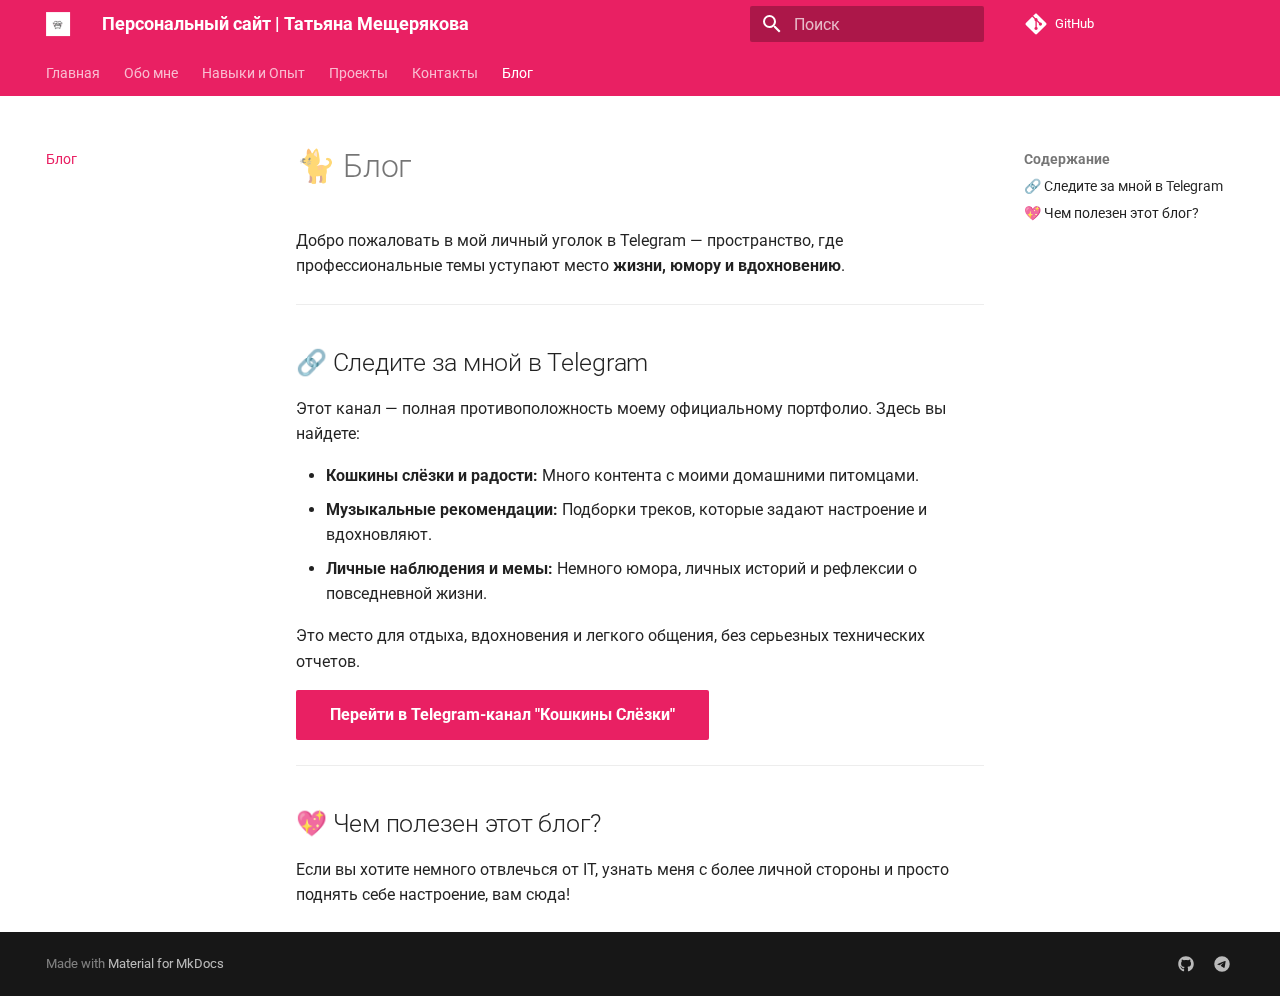
<file: blog/index.html>
<!doctype html>
<html lang="ru" class="no-js">
  <head>
    
      <meta charset="utf-8">
      <meta name="viewport" content="width=device-width,initial-scale=1">
      
        <meta name="description" content="Портфолио и визитка, созданная с использованием MkDocs и Material Design.">
      
      
        <meta name="author" content="Татьяна Мещерякова">
      
      
        <link rel="canonical" href="https://tatianameshcheryakova.github.io/my-personal-site/blog/">
      
      
        <link rel="prev" href="../contacts/">
      
      
      
      <link rel="icon" href="../assets/logo.jpg">
      <meta name="generator" content="mkdocs-1.6.1, mkdocs-material-9.6.21">
    
    
      
        <title>Блог - Персональный сайт | Татьяна Мещерякова</title>
      
    
    
      <link rel="stylesheet" href="../assets/stylesheets/main.2a3383ac.min.css">
      
        
        <link rel="stylesheet" href="../assets/stylesheets/palette.06af60db.min.css">
      
      


    
    
      
    
    
      
        
        
        <link rel="preconnect" href="https://fonts.gstatic.com" crossorigin>
        <link rel="stylesheet" href="https://fonts.googleapis.com/css?family=Roboto:300,300i,400,400i,700,700i%7CRoboto+Mono:400,400i,700,700i&display=fallback">
        <style>:root{--md-text-font:"Roboto";--md-code-font:"Roboto Mono"}</style>
      
    
    
    <script>__md_scope=new URL("..",location),__md_hash=e=>[...e].reduce(((e,_)=>(e<<5)-e+_.charCodeAt(0)),0),__md_get=(e,_=localStorage,t=__md_scope)=>JSON.parse(_.getItem(t.pathname+"."+e)),__md_set=(e,_,t=localStorage,a=__md_scope)=>{try{t.setItem(a.pathname+"."+e,JSON.stringify(_))}catch(e){}}</script>
    
      

    
    
    
  </head>
  
  
    
    
    
    
    
    <body dir="ltr" data-md-color-scheme="default" data-md-color-primary="pink" data-md-color-accent="light-blue">
  
    
    <input class="md-toggle" data-md-toggle="drawer" type="checkbox" id="__drawer" autocomplete="off">
    <input class="md-toggle" data-md-toggle="search" type="checkbox" id="__search" autocomplete="off">
    <label class="md-overlay" for="__drawer"></label>
    <div data-md-component="skip">
      
        
        <a href="#_1" class="md-skip">
          Перейти к содержанию
        </a>
      
    </div>
    <div data-md-component="announce">
      
    </div>
    
    
      

<header class="md-header" data-md-component="header">
  <nav class="md-header__inner md-grid" aria-label="Верхний колонтитул">
    <a href=".." title="Персональный сайт | Татьяна Мещерякова" class="md-header__button md-logo" aria-label="Персональный сайт | Татьяна Мещерякова" data-md-component="logo">
      
  <img src="../assets/logo.jpg" alt="logo">

    </a>
    <label class="md-header__button md-icon" for="__drawer">
      
      <svg xmlns="http://www.w3.org/2000/svg" viewBox="0 0 24 24"><path d="M3 6h18v2H3zm0 5h18v2H3zm0 5h18v2H3z"/></svg>
    </label>
    <div class="md-header__title" data-md-component="header-title">
      <div class="md-header__ellipsis">
        <div class="md-header__topic">
          <span class="md-ellipsis">
            Персональный сайт | Татьяна Мещерякова
          </span>
        </div>
        <div class="md-header__topic" data-md-component="header-topic">
          <span class="md-ellipsis">
            
              Блог
            
          </span>
        </div>
      </div>
    </div>
    
      
    
    
    
    
      
      
        <label class="md-header__button md-icon" for="__search">
          
          <svg xmlns="http://www.w3.org/2000/svg" viewBox="0 0 24 24"><path d="M9.5 3A6.5 6.5 0 0 1 16 9.5c0 1.61-.59 3.09-1.56 4.23l.27.27h.79l5 5-1.5 1.5-5-5v-.79l-.27-.27A6.52 6.52 0 0 1 9.5 16 6.5 6.5 0 0 1 3 9.5 6.5 6.5 0 0 1 9.5 3m0 2C7 5 5 7 5 9.5S7 14 9.5 14 14 12 14 9.5 12 5 9.5 5"/></svg>
        </label>
        <div class="md-search" data-md-component="search" role="dialog">
  <label class="md-search__overlay" for="__search"></label>
  <div class="md-search__inner" role="search">
    <form class="md-search__form" name="search">
      <input type="text" class="md-search__input" name="query" aria-label="Поиск" placeholder="Поиск" autocapitalize="off" autocorrect="off" autocomplete="off" spellcheck="false" data-md-component="search-query" required>
      <label class="md-search__icon md-icon" for="__search">
        
        <svg xmlns="http://www.w3.org/2000/svg" viewBox="0 0 24 24"><path d="M9.5 3A6.5 6.5 0 0 1 16 9.5c0 1.61-.59 3.09-1.56 4.23l.27.27h.79l5 5-1.5 1.5-5-5v-.79l-.27-.27A6.52 6.52 0 0 1 9.5 16 6.5 6.5 0 0 1 3 9.5 6.5 6.5 0 0 1 9.5 3m0 2C7 5 5 7 5 9.5S7 14 9.5 14 14 12 14 9.5 12 5 9.5 5"/></svg>
        
        <svg xmlns="http://www.w3.org/2000/svg" viewBox="0 0 24 24"><path d="M20 11v2H8l5.5 5.5-1.42 1.42L4.16 12l7.92-7.92L13.5 5.5 8 11z"/></svg>
      </label>
      <nav class="md-search__options" aria-label="Поиск">
        
          <a href="javascript:void(0)" class="md-search__icon md-icon" title="Поделиться" aria-label="Поделиться" data-clipboard data-clipboard-text="" data-md-component="search-share" tabindex="-1">
            
            <svg xmlns="http://www.w3.org/2000/svg" viewBox="0 0 24 24"><path d="M18 16.08c-.76 0-1.44.3-1.96.77L8.91 12.7c.05-.23.09-.46.09-.7s-.04-.47-.09-.7l7.05-4.11c.54.5 1.25.81 2.04.81a3 3 0 0 0 3-3 3 3 0 0 0-3-3 3 3 0 0 0-3 3c0 .24.04.47.09.7L8.04 9.81C7.5 9.31 6.79 9 6 9a3 3 0 0 0-3 3 3 3 0 0 0 3 3c.79 0 1.5-.31 2.04-.81l7.12 4.15c-.05.21-.08.43-.08.66 0 1.61 1.31 2.91 2.92 2.91s2.92-1.3 2.92-2.91A2.92 2.92 0 0 0 18 16.08"/></svg>
          </a>
        
        <button type="reset" class="md-search__icon md-icon" title="Очистить" aria-label="Очистить" tabindex="-1">
          
          <svg xmlns="http://www.w3.org/2000/svg" viewBox="0 0 24 24"><path d="M19 6.41 17.59 5 12 10.59 6.41 5 5 6.41 10.59 12 5 17.59 6.41 19 12 13.41 17.59 19 19 17.59 13.41 12z"/></svg>
        </button>
      </nav>
      
    </form>
    <div class="md-search__output">
      <div class="md-search__scrollwrap" tabindex="0" data-md-scrollfix>
        <div class="md-search-result" data-md-component="search-result">
          <div class="md-search-result__meta">
            Инициализация поиска
          </div>
          <ol class="md-search-result__list" role="presentation"></ol>
        </div>
      </div>
    </div>
  </div>
</div>
      
    
    
      <div class="md-header__source">
        <a href="https://github.com/TatianaMeshcheryakova/2025_2026-introduction-in-web-tech-U4225-Meshcheryakova_T_S" title="Перейти к репозиторию" class="md-source" data-md-component="source">
  <div class="md-source__icon md-icon">
    
    <svg xmlns="http://www.w3.org/2000/svg" viewBox="0 0 448 512"><!--! Font Awesome Free 7.0.1 by @fontawesome - https://fontawesome.com License - https://fontawesome.com/license/free (Icons: CC BY 4.0, Fonts: SIL OFL 1.1, Code: MIT License) Copyright 2025 Fonticons, Inc.--><path d="M439.6 236.1 244 40.5c-5.4-5.5-12.8-8.5-20.4-8.5s-15 3-20.4 8.4L162.5 81l51.5 51.5c27.1-9.1 52.7 16.8 43.4 43.7l49.7 49.7c34.2-11.8 61.2 31 35.5 56.7-26.5 26.5-70.2-2.9-56-37.3L240.3 199v121.9c25.3 12.5 22.3 41.8 9.1 55-6.4 6.4-15.2 10.1-24.3 10.1s-17.8-3.6-24.3-10.1c-17.6-17.6-11.1-46.9 11.2-56v-123c-20.8-8.5-24.6-30.7-18.6-45L142.6 101 8.5 235.1C3 240.6 0 247.9 0 255.5s3 15 8.5 20.4l195.6 195.7c5.4 5.4 12.7 8.4 20.4 8.4s15-3 20.4-8.4l194.7-194.7c5.4-5.4 8.4-12.8 8.4-20.4s-3-15-8.4-20.4"/></svg>
  </div>
  <div class="md-source__repository">
    GitHub
  </div>
</a>
      </div>
    
  </nav>
  
</header>
    
    <div class="md-container" data-md-component="container">
      
      
        
          
            
<nav class="md-tabs" aria-label="Вкладки" data-md-component="tabs">
  <div class="md-grid">
    <ul class="md-tabs__list">
      
        
  
  
  
  
    <li class="md-tabs__item">
      <a href=".." class="md-tabs__link">
        
  
  
    
  
  Главная

      </a>
    </li>
  

      
        
  
  
  
  
    <li class="md-tabs__item">
      <a href="../about/" class="md-tabs__link">
        
  
  
    
  
  Обо мне

      </a>
    </li>
  

      
        
  
  
  
  
    <li class="md-tabs__item">
      <a href="../skills/" class="md-tabs__link">
        
  
  
    
  
  Навыки и Опыт

      </a>
    </li>
  

      
        
  
  
  
  
    <li class="md-tabs__item">
      <a href="../projects/" class="md-tabs__link">
        
  
  
    
  
  Проекты

      </a>
    </li>
  

      
        
  
  
  
  
    <li class="md-tabs__item">
      <a href="../contacts/" class="md-tabs__link">
        
  
  
    
  
  Контакты

      </a>
    </li>
  

      
        
  
  
  
    
  
  
    <li class="md-tabs__item md-tabs__item--active">
      <a href="./" class="md-tabs__link">
        
  
  
    
  
  Блог

      </a>
    </li>
  

      
    </ul>
  </div>
</nav>
          
        
      
      <main class="md-main" data-md-component="main">
        <div class="md-main__inner md-grid">
          
            
              
              <div class="md-sidebar md-sidebar--primary" data-md-component="sidebar" data-md-type="navigation" >
                <div class="md-sidebar__scrollwrap">
                  <div class="md-sidebar__inner">
                    


  


<nav class="md-nav md-nav--primary md-nav--lifted" aria-label="Навигация" data-md-level="0">
  <label class="md-nav__title" for="__drawer">
    <a href=".." title="Персональный сайт | Татьяна Мещерякова" class="md-nav__button md-logo" aria-label="Персональный сайт | Татьяна Мещерякова" data-md-component="logo">
      
  <img src="../assets/logo.jpg" alt="logo">

    </a>
    Персональный сайт | Татьяна Мещерякова
  </label>
  
    <div class="md-nav__source">
      <a href="https://github.com/TatianaMeshcheryakova/2025_2026-introduction-in-web-tech-U4225-Meshcheryakova_T_S" title="Перейти к репозиторию" class="md-source" data-md-component="source">
  <div class="md-source__icon md-icon">
    
    <svg xmlns="http://www.w3.org/2000/svg" viewBox="0 0 448 512"><!--! Font Awesome Free 7.0.1 by @fontawesome - https://fontawesome.com License - https://fontawesome.com/license/free (Icons: CC BY 4.0, Fonts: SIL OFL 1.1, Code: MIT License) Copyright 2025 Fonticons, Inc.--><path d="M439.6 236.1 244 40.5c-5.4-5.5-12.8-8.5-20.4-8.5s-15 3-20.4 8.4L162.5 81l51.5 51.5c27.1-9.1 52.7 16.8 43.4 43.7l49.7 49.7c34.2-11.8 61.2 31 35.5 56.7-26.5 26.5-70.2-2.9-56-37.3L240.3 199v121.9c25.3 12.5 22.3 41.8 9.1 55-6.4 6.4-15.2 10.1-24.3 10.1s-17.8-3.6-24.3-10.1c-17.6-17.6-11.1-46.9 11.2-56v-123c-20.8-8.5-24.6-30.7-18.6-45L142.6 101 8.5 235.1C3 240.6 0 247.9 0 255.5s3 15 8.5 20.4l195.6 195.7c5.4 5.4 12.7 8.4 20.4 8.4s15-3 20.4-8.4l194.7-194.7c5.4-5.4 8.4-12.8 8.4-20.4s-3-15-8.4-20.4"/></svg>
  </div>
  <div class="md-source__repository">
    GitHub
  </div>
</a>
    </div>
  
  <ul class="md-nav__list" data-md-scrollfix>
    
      
      
  
  
  
  
    <li class="md-nav__item">
      <a href=".." class="md-nav__link">
        
  
  
  <span class="md-ellipsis">
    Главная
    
  </span>
  

      </a>
    </li>
  

    
      
      
  
  
  
  
    <li class="md-nav__item">
      <a href="../about/" class="md-nav__link">
        
  
  
  <span class="md-ellipsis">
    Обо мне
    
  </span>
  

      </a>
    </li>
  

    
      
      
  
  
  
  
    <li class="md-nav__item">
      <a href="../skills/" class="md-nav__link">
        
  
  
  <span class="md-ellipsis">
    Навыки и Опыт
    
  </span>
  

      </a>
    </li>
  

    
      
      
  
  
  
  
    <li class="md-nav__item">
      <a href="../projects/" class="md-nav__link">
        
  
  
  <span class="md-ellipsis">
    Проекты
    
  </span>
  

      </a>
    </li>
  

    
      
      
  
  
  
  
    <li class="md-nav__item">
      <a href="../contacts/" class="md-nav__link">
        
  
  
  <span class="md-ellipsis">
    Контакты
    
  </span>
  

      </a>
    </li>
  

    
      
      
  
  
    
  
  
  
    <li class="md-nav__item md-nav__item--active">
      
      <input class="md-nav__toggle md-toggle" type="checkbox" id="__toc">
      
      
        
      
      
        <label class="md-nav__link md-nav__link--active" for="__toc">
          
  
  
  <span class="md-ellipsis">
    Блог
    
  </span>
  

          <span class="md-nav__icon md-icon"></span>
        </label>
      
      <a href="./" class="md-nav__link md-nav__link--active">
        
  
  
  <span class="md-ellipsis">
    Блог
    
  </span>
  

      </a>
      
        

<nav class="md-nav md-nav--secondary" aria-label="Содержание">
  
  
  
    
  
  
    <label class="md-nav__title" for="__toc">
      <span class="md-nav__icon md-icon"></span>
      Содержание
    </label>
    <ul class="md-nav__list" data-md-component="toc" data-md-scrollfix>
      
        <li class="md-nav__item">
  <a href="#telegram" class="md-nav__link">
    <span class="md-ellipsis">
      🔗 Следите за мной в Telegram
    </span>
  </a>
  
</li>
      
        <li class="md-nav__item">
  <a href="#_2" class="md-nav__link">
    <span class="md-ellipsis">
      💖 Чем полезен этот блог?
    </span>
  </a>
  
</li>
      
    </ul>
  
</nav>
      
    </li>
  

    
  </ul>
</nav>
                  </div>
                </div>
              </div>
            
            
              
              <div class="md-sidebar md-sidebar--secondary" data-md-component="sidebar" data-md-type="toc" >
                <div class="md-sidebar__scrollwrap">
                  <div class="md-sidebar__inner">
                    

<nav class="md-nav md-nav--secondary" aria-label="Содержание">
  
  
  
    
  
  
    <label class="md-nav__title" for="__toc">
      <span class="md-nav__icon md-icon"></span>
      Содержание
    </label>
    <ul class="md-nav__list" data-md-component="toc" data-md-scrollfix>
      
        <li class="md-nav__item">
  <a href="#telegram" class="md-nav__link">
    <span class="md-ellipsis">
      🔗 Следите за мной в Telegram
    </span>
  </a>
  
</li>
      
        <li class="md-nav__item">
  <a href="#_2" class="md-nav__link">
    <span class="md-ellipsis">
      💖 Чем полезен этот блог?
    </span>
  </a>
  
</li>
      
    </ul>
  
</nav>
                  </div>
                </div>
              </div>
            
          
          
            <div class="md-content" data-md-component="content">
              <article class="md-content__inner md-typeset">
                
                  


  
  


<h1 id="_1">🐈 Блог</h1>
<p>Добро пожаловать в мой личный уголок в Telegram — пространство, где профессиональные темы уступают место <strong>жизни, юмору и вдохновению</strong>.</p>
<hr />
<h2 id="telegram">🔗 Следите за мной в Telegram</h2>
<p>Этот канал — полная противоположность моему официальному портфолио. Здесь вы найдете:</p>
<ul>
<li><strong>Кошкины слёзки и радости:</strong> Много контента с моими домашними питомцами.</li>
<li><strong>Музыкальные рекомендации:</strong> Подборки треков, которые задают настроение и вдохновляют.</li>
<li><strong>Личные наблюдения и мемы:</strong> Немного юмора, личных историй и рефлексии о повседневной жизни.</li>
</ul>
<p>Это место для отдыха, вдохновения и легкого общения, без серьезных технических отчетов.</p>
<p><a class="md-button md-button--primary" href="https://t.me/koshkiny_slezki">Перейти в Telegram-канал "Кошкины Слёзки"</a></p>
<hr />
<h2 id="_2">💖 Чем полезен этот блог?</h2>
<p>Если вы хотите немного отвлечься от IT, узнать меня с более личной стороны и просто поднять себе настроение, вам сюда!</p>












                
              </article>
            </div>
          
          
<script>var target=document.getElementById(location.hash.slice(1));target&&target.name&&(target.checked=target.name.startsWith("__tabbed_"))</script>
        </div>
        
          <button type="button" class="md-top md-icon" data-md-component="top" hidden>
  
  <svg xmlns="http://www.w3.org/2000/svg" viewBox="0 0 24 24"><path d="M13 20h-2V8l-5.5 5.5-1.42-1.42L12 4.16l7.92 7.92-1.42 1.42L13 8z"/></svg>
  К началу
</button>
        
      </main>
      
        <footer class="md-footer">
  
  <div class="md-footer-meta md-typeset">
    <div class="md-footer-meta__inner md-grid">
      <div class="md-copyright">
  
  
    Made with
    <a href="https://squidfunk.github.io/mkdocs-material/" target="_blank" rel="noopener">
      Material for MkDocs
    </a>
  
</div>
      
        
<div class="md-social">
  
    
    
    
    
      
      
    
    <a href="https://github.com/TatianaMeshcheryakova" target="_blank" rel="noopener" title="github.com" class="md-social__link">
      <svg xmlns="http://www.w3.org/2000/svg" viewBox="0 0 512 512"><!--! Font Awesome Free 7.0.1 by @fontawesome - https://fontawesome.com License - https://fontawesome.com/license/free (Icons: CC BY 4.0, Fonts: SIL OFL 1.1, Code: MIT License) Copyright 2025 Fonticons, Inc.--><path d="M173.9 397.4c0 2-2.3 3.6-5.2 3.6-3.3.3-5.6-1.3-5.6-3.6 0-2 2.3-3.6 5.2-3.6 3-.3 5.6 1.3 5.6 3.6m-31.1-4.5c-.7 2 1.3 4.3 4.3 4.9 2.6 1 5.6 0 6.2-2s-1.3-4.3-4.3-5.2c-2.6-.7-5.5.3-6.2 2.3m44.2-1.7c-2.9.7-4.9 2.6-4.6 4.9.3 2 2.9 3.3 5.9 2.6 2.9-.7 4.9-2.6 4.6-4.6-.3-1.9-3-3.2-5.9-2.9M252.8 8C114.1 8 8 113.3 8 252c0 110.9 69.8 205.8 169.5 239.2 12.8 2.3 17.3-5.6 17.3-12.1 0-6.2-.3-40.4-.3-61.4 0 0-70 15-84.7-29.8 0 0-11.4-29.1-27.8-36.6 0 0-22.9-15.7 1.6-15.4 0 0 24.9 2 38.6 25.8 21.9 38.6 58.6 27.5 72.9 20.9 2.3-16 8.8-27.1 16-33.7-55.9-6.2-112.3-14.3-112.3-110.5 0-27.5 7.6-41.3 23.6-58.9-2.6-6.5-11.1-33.3 2.6-67.9 20.9-6.5 69 27 69 27 20-5.6 41.5-8.5 62.8-8.5s42.8 2.9 62.8 8.5c0 0 48.1-33.6 69-27 13.7 34.7 5.2 61.4 2.6 67.9 16 17.7 25.8 31.5 25.8 58.9 0 96.5-58.9 104.2-114.8 110.5 9.2 7.9 17 22.9 17 46.4 0 33.7-.3 75.4-.3 83.6 0 6.5 4.6 14.4 17.3 12.1C436.2 457.8 504 362.9 504 252 504 113.3 391.5 8 252.8 8M105.2 352.9c-1.3 1-1 3.3.7 5.2 1.6 1.6 3.9 2.3 5.2 1 1.3-1 1-3.3-.7-5.2-1.6-1.6-3.9-2.3-5.2-1m-10.8-8.1c-.7 1.3.3 2.9 2.3 3.9 1.6 1 3.6.7 4.3-.7.7-1.3-.3-2.9-2.3-3.9-2-.6-3.6-.3-4.3.7m32.4 35.6c-1.6 1.3-1 4.3 1.3 6.2 2.3 2.3 5.2 2.6 6.5 1 1.3-1.3.7-4.3-1.3-6.2-2.2-2.3-5.2-2.6-6.5-1m-11.4-14.7c-1.6 1-1.6 3.6 0 5.9s4.3 3.3 5.6 2.3c1.6-1.3 1.6-3.9 0-6.2-1.4-2.3-4-3.3-5.6-2"/></svg>
    </a>
  
    
    
    
    
      
      
    
    <a href="https://t.me/tmescher" target="_blank" rel="noopener" title="t.me" class="md-social__link">
      <svg xmlns="http://www.w3.org/2000/svg" viewBox="0 0 512 512"><!--! Font Awesome Free 7.0.1 by @fontawesome - https://fontawesome.com License - https://fontawesome.com/license/free (Icons: CC BY 4.0, Fonts: SIL OFL 1.1, Code: MIT License) Copyright 2025 Fonticons, Inc.--><path d="M256 8a248 248 0 1 0 0 496 248 248 0 1 0 0-496m115 168.7c-3.7 39.2-19.9 134.4-28.1 178.3-3.5 18.6-10.3 24.8-16.9 25.4-14.4 1.3-25.3-9.5-39.3-18.7-21.8-14.3-34.2-23.2-55.3-37.2-24.5-16.1-8.6-25 5.3-39.5 3.7-3.8 67.1-61.5 68.3-66.7.2-.7.3-3.1-1.2-4.4s-3.6-.8-5.1-.5c-2.2.5-37.1 23.5-104.6 69.1-9.9 6.8-18.9 10.1-26.9 9.9-8.9-.2-25.9-5-38.6-9.1-15.5-5-27.9-7.7-26.8-16.3.6-4.5 6.7-9 18.4-13.7 72.3-31.5 120.5-52.3 144.6-62.3 68.9-28.6 83.2-33.6 92.5-33.8 2.1 0 6.6.5 9.6 2.9 2 1.7 3.2 4.1 3.5 6.7.5 3.2.6 6.5.4 9.8z"/></svg>
    </a>
  
</div>
      
    </div>
  </div>
</footer>
      
    </div>
    <div class="md-dialog" data-md-component="dialog">
      <div class="md-dialog__inner md-typeset"></div>
    </div>
    
    
    
      
      <script id="__config" type="application/json">{"base": "..", "features": ["navigation.tabs", "navigation.sections", "navigation.top", "search.highlight", "search.share", "content.code.copy", "header.autohide"], "search": "../assets/javascripts/workers/search.973d3a69.min.js", "tags": null, "translations": {"clipboard.copied": "\u0421\u043a\u043e\u043f\u0438\u0440\u043e\u0432\u0430\u043d\u043e \u0432 \u0431\u0443\u0444\u0435\u0440", "clipboard.copy": "\u041a\u043e\u043f\u0438\u0440\u043e\u0432\u0430\u0442\u044c \u0432 \u0431\u0443\u0444\u0435\u0440", "search.result.more.one": "\u0415\u0449\u0451 1 \u043d\u0430 \u044d\u0442\u043e\u0439 \u0441\u0442\u0440\u0430\u043d\u0438\u0446\u0435", "search.result.more.other": "\u0415\u0449\u0451 # \u043d\u0430 \u044d\u0442\u043e\u0439 \u0441\u0442\u0440\u0430\u043d\u0438\u0446\u0435", "search.result.none": "\u0421\u043e\u0432\u043f\u0430\u0434\u0435\u043d\u0438\u0439 \u043d\u0435 \u043d\u0430\u0439\u0434\u0435\u043d\u043e", "search.result.one": "\u041d\u0430\u0439\u0434\u0435\u043d\u043e 1 \u0441\u043e\u0432\u043f\u0430\u0434\u0435\u043d\u0438\u0435", "search.result.other": "\u041d\u0430\u0439\u0434\u0435\u043d\u043e \u0441\u043e\u0432\u043f\u0430\u0434\u0435\u043d\u0438\u0439: #", "search.result.placeholder": "\u041d\u0430\u0447\u043d\u0438\u0442\u0435 \u043f\u0435\u0447\u0430\u0442\u0430\u0442\u044c \u0434\u043b\u044f \u043f\u043e\u0438\u0441\u043a\u0430", "search.result.term.missing": "\u041e\u0442\u0441\u0443\u0442\u0441\u0442\u0432\u0443\u0435\u0442", "select.version": "\u0412\u044b\u0431\u0435\u0440\u0438\u0442\u0435 \u0432\u0435\u0440\u0441\u0438\u044e"}, "version": null}</script>
    
    
      <script src="../assets/javascripts/bundle.f55a23d4.min.js"></script>
      
    
  </body>
</html>
</file>
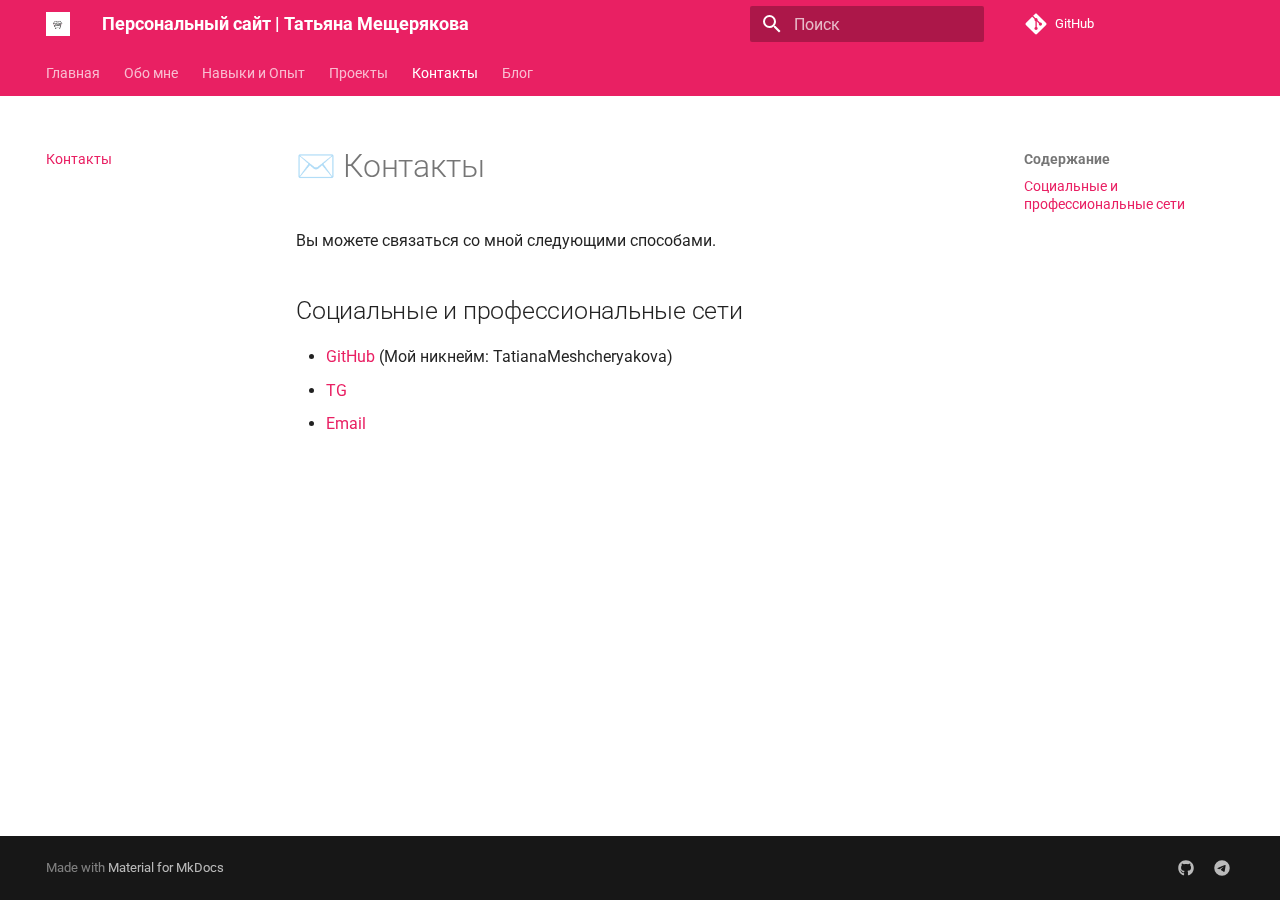
<file: contacts/index.html>
<!doctype html>
<html lang="ru" class="no-js">
  <head>
    
      <meta charset="utf-8">
      <meta name="viewport" content="width=device-width,initial-scale=1">
      
        <meta name="description" content="Портфолио и визитка, созданная с использованием MkDocs и Material Design.">
      
      
        <meta name="author" content="Татьяна Мещерякова">
      
      
        <link rel="canonical" href="https://tatianameshcheryakova.github.io/my-personal-site/contacts/">
      
      
        <link rel="prev" href="../projects/">
      
      
        <link rel="next" href="../blog/">
      
      
      <link rel="icon" href="../assets/logo.jpg">
      <meta name="generator" content="mkdocs-1.6.1, mkdocs-material-9.6.21">
    
    
      
        <title>Контакты - Персональный сайт | Татьяна Мещерякова</title>
      
    
    
      <link rel="stylesheet" href="../assets/stylesheets/main.2a3383ac.min.css">
      
        
        <link rel="stylesheet" href="../assets/stylesheets/palette.06af60db.min.css">
      
      


    
    
      
    
    
      
        
        
        <link rel="preconnect" href="https://fonts.gstatic.com" crossorigin>
        <link rel="stylesheet" href="https://fonts.googleapis.com/css?family=Roboto:300,300i,400,400i,700,700i%7CRoboto+Mono:400,400i,700,700i&display=fallback">
        <style>:root{--md-text-font:"Roboto";--md-code-font:"Roboto Mono"}</style>
      
    
    
    <script>__md_scope=new URL("..",location),__md_hash=e=>[...e].reduce(((e,_)=>(e<<5)-e+_.charCodeAt(0)),0),__md_get=(e,_=localStorage,t=__md_scope)=>JSON.parse(_.getItem(t.pathname+"."+e)),__md_set=(e,_,t=localStorage,a=__md_scope)=>{try{t.setItem(a.pathname+"."+e,JSON.stringify(_))}catch(e){}}</script>
    
      

    
    
    
  </head>
  
  
    
    
    
    
    
    <body dir="ltr" data-md-color-scheme="default" data-md-color-primary="pink" data-md-color-accent="light-blue">
  
    
    <input class="md-toggle" data-md-toggle="drawer" type="checkbox" id="__drawer" autocomplete="off">
    <input class="md-toggle" data-md-toggle="search" type="checkbox" id="__search" autocomplete="off">
    <label class="md-overlay" for="__drawer"></label>
    <div data-md-component="skip">
      
        
        <a href="#_1" class="md-skip">
          Перейти к содержанию
        </a>
      
    </div>
    <div data-md-component="announce">
      
    </div>
    
    
      

<header class="md-header" data-md-component="header">
  <nav class="md-header__inner md-grid" aria-label="Верхний колонтитул">
    <a href=".." title="Персональный сайт | Татьяна Мещерякова" class="md-header__button md-logo" aria-label="Персональный сайт | Татьяна Мещерякова" data-md-component="logo">
      
  <img src="../assets/logo.jpg" alt="logo">

    </a>
    <label class="md-header__button md-icon" for="__drawer">
      
      <svg xmlns="http://www.w3.org/2000/svg" viewBox="0 0 24 24"><path d="M3 6h18v2H3zm0 5h18v2H3zm0 5h18v2H3z"/></svg>
    </label>
    <div class="md-header__title" data-md-component="header-title">
      <div class="md-header__ellipsis">
        <div class="md-header__topic">
          <span class="md-ellipsis">
            Персональный сайт | Татьяна Мещерякова
          </span>
        </div>
        <div class="md-header__topic" data-md-component="header-topic">
          <span class="md-ellipsis">
            
              Контакты
            
          </span>
        </div>
      </div>
    </div>
    
      
    
    
    
    
      
      
        <label class="md-header__button md-icon" for="__search">
          
          <svg xmlns="http://www.w3.org/2000/svg" viewBox="0 0 24 24"><path d="M9.5 3A6.5 6.5 0 0 1 16 9.5c0 1.61-.59 3.09-1.56 4.23l.27.27h.79l5 5-1.5 1.5-5-5v-.79l-.27-.27A6.52 6.52 0 0 1 9.5 16 6.5 6.5 0 0 1 3 9.5 6.5 6.5 0 0 1 9.5 3m0 2C7 5 5 7 5 9.5S7 14 9.5 14 14 12 14 9.5 12 5 9.5 5"/></svg>
        </label>
        <div class="md-search" data-md-component="search" role="dialog">
  <label class="md-search__overlay" for="__search"></label>
  <div class="md-search__inner" role="search">
    <form class="md-search__form" name="search">
      <input type="text" class="md-search__input" name="query" aria-label="Поиск" placeholder="Поиск" autocapitalize="off" autocorrect="off" autocomplete="off" spellcheck="false" data-md-component="search-query" required>
      <label class="md-search__icon md-icon" for="__search">
        
        <svg xmlns="http://www.w3.org/2000/svg" viewBox="0 0 24 24"><path d="M9.5 3A6.5 6.5 0 0 1 16 9.5c0 1.61-.59 3.09-1.56 4.23l.27.27h.79l5 5-1.5 1.5-5-5v-.79l-.27-.27A6.52 6.52 0 0 1 9.5 16 6.5 6.5 0 0 1 3 9.5 6.5 6.5 0 0 1 9.5 3m0 2C7 5 5 7 5 9.5S7 14 9.5 14 14 12 14 9.5 12 5 9.5 5"/></svg>
        
        <svg xmlns="http://www.w3.org/2000/svg" viewBox="0 0 24 24"><path d="M20 11v2H8l5.5 5.5-1.42 1.42L4.16 12l7.92-7.92L13.5 5.5 8 11z"/></svg>
      </label>
      <nav class="md-search__options" aria-label="Поиск">
        
          <a href="javascript:void(0)" class="md-search__icon md-icon" title="Поделиться" aria-label="Поделиться" data-clipboard data-clipboard-text="" data-md-component="search-share" tabindex="-1">
            
            <svg xmlns="http://www.w3.org/2000/svg" viewBox="0 0 24 24"><path d="M18 16.08c-.76 0-1.44.3-1.96.77L8.91 12.7c.05-.23.09-.46.09-.7s-.04-.47-.09-.7l7.05-4.11c.54.5 1.25.81 2.04.81a3 3 0 0 0 3-3 3 3 0 0 0-3-3 3 3 0 0 0-3 3c0 .24.04.47.09.7L8.04 9.81C7.5 9.31 6.79 9 6 9a3 3 0 0 0-3 3 3 3 0 0 0 3 3c.79 0 1.5-.31 2.04-.81l7.12 4.15c-.05.21-.08.43-.08.66 0 1.61 1.31 2.91 2.92 2.91s2.92-1.3 2.92-2.91A2.92 2.92 0 0 0 18 16.08"/></svg>
          </a>
        
        <button type="reset" class="md-search__icon md-icon" title="Очистить" aria-label="Очистить" tabindex="-1">
          
          <svg xmlns="http://www.w3.org/2000/svg" viewBox="0 0 24 24"><path d="M19 6.41 17.59 5 12 10.59 6.41 5 5 6.41 10.59 12 5 17.59 6.41 19 12 13.41 17.59 19 19 17.59 13.41 12z"/></svg>
        </button>
      </nav>
      
    </form>
    <div class="md-search__output">
      <div class="md-search__scrollwrap" tabindex="0" data-md-scrollfix>
        <div class="md-search-result" data-md-component="search-result">
          <div class="md-search-result__meta">
            Инициализация поиска
          </div>
          <ol class="md-search-result__list" role="presentation"></ol>
        </div>
      </div>
    </div>
  </div>
</div>
      
    
    
      <div class="md-header__source">
        <a href="https://github.com/TatianaMeshcheryakova/2025_2026-introduction-in-web-tech-U4225-Meshcheryakova_T_S" title="Перейти к репозиторию" class="md-source" data-md-component="source">
  <div class="md-source__icon md-icon">
    
    <svg xmlns="http://www.w3.org/2000/svg" viewBox="0 0 448 512"><!--! Font Awesome Free 7.0.1 by @fontawesome - https://fontawesome.com License - https://fontawesome.com/license/free (Icons: CC BY 4.0, Fonts: SIL OFL 1.1, Code: MIT License) Copyright 2025 Fonticons, Inc.--><path d="M439.6 236.1 244 40.5c-5.4-5.5-12.8-8.5-20.4-8.5s-15 3-20.4 8.4L162.5 81l51.5 51.5c27.1-9.1 52.7 16.8 43.4 43.7l49.7 49.7c34.2-11.8 61.2 31 35.5 56.7-26.5 26.5-70.2-2.9-56-37.3L240.3 199v121.9c25.3 12.5 22.3 41.8 9.1 55-6.4 6.4-15.2 10.1-24.3 10.1s-17.8-3.6-24.3-10.1c-17.6-17.6-11.1-46.9 11.2-56v-123c-20.8-8.5-24.6-30.7-18.6-45L142.6 101 8.5 235.1C3 240.6 0 247.9 0 255.5s3 15 8.5 20.4l195.6 195.7c5.4 5.4 12.7 8.4 20.4 8.4s15-3 20.4-8.4l194.7-194.7c5.4-5.4 8.4-12.8 8.4-20.4s-3-15-8.4-20.4"/></svg>
  </div>
  <div class="md-source__repository">
    GitHub
  </div>
</a>
      </div>
    
  </nav>
  
</header>
    
    <div class="md-container" data-md-component="container">
      
      
        
          
            
<nav class="md-tabs" aria-label="Вкладки" data-md-component="tabs">
  <div class="md-grid">
    <ul class="md-tabs__list">
      
        
  
  
  
  
    <li class="md-tabs__item">
      <a href=".." class="md-tabs__link">
        
  
  
    
  
  Главная

      </a>
    </li>
  

      
        
  
  
  
  
    <li class="md-tabs__item">
      <a href="../about/" class="md-tabs__link">
        
  
  
    
  
  Обо мне

      </a>
    </li>
  

      
        
  
  
  
  
    <li class="md-tabs__item">
      <a href="../skills/" class="md-tabs__link">
        
  
  
    
  
  Навыки и Опыт

      </a>
    </li>
  

      
        
  
  
  
  
    <li class="md-tabs__item">
      <a href="../projects/" class="md-tabs__link">
        
  
  
    
  
  Проекты

      </a>
    </li>
  

      
        
  
  
  
    
  
  
    <li class="md-tabs__item md-tabs__item--active">
      <a href="./" class="md-tabs__link">
        
  
  
    
  
  Контакты

      </a>
    </li>
  

      
        
  
  
  
  
    <li class="md-tabs__item">
      <a href="../blog/" class="md-tabs__link">
        
  
  
    
  
  Блог

      </a>
    </li>
  

      
    </ul>
  </div>
</nav>
          
        
      
      <main class="md-main" data-md-component="main">
        <div class="md-main__inner md-grid">
          
            
              
              <div class="md-sidebar md-sidebar--primary" data-md-component="sidebar" data-md-type="navigation" >
                <div class="md-sidebar__scrollwrap">
                  <div class="md-sidebar__inner">
                    


  


<nav class="md-nav md-nav--primary md-nav--lifted" aria-label="Навигация" data-md-level="0">
  <label class="md-nav__title" for="__drawer">
    <a href=".." title="Персональный сайт | Татьяна Мещерякова" class="md-nav__button md-logo" aria-label="Персональный сайт | Татьяна Мещерякова" data-md-component="logo">
      
  <img src="../assets/logo.jpg" alt="logo">

    </a>
    Персональный сайт | Татьяна Мещерякова
  </label>
  
    <div class="md-nav__source">
      <a href="https://github.com/TatianaMeshcheryakova/2025_2026-introduction-in-web-tech-U4225-Meshcheryakova_T_S" title="Перейти к репозиторию" class="md-source" data-md-component="source">
  <div class="md-source__icon md-icon">
    
    <svg xmlns="http://www.w3.org/2000/svg" viewBox="0 0 448 512"><!--! Font Awesome Free 7.0.1 by @fontawesome - https://fontawesome.com License - https://fontawesome.com/license/free (Icons: CC BY 4.0, Fonts: SIL OFL 1.1, Code: MIT License) Copyright 2025 Fonticons, Inc.--><path d="M439.6 236.1 244 40.5c-5.4-5.5-12.8-8.5-20.4-8.5s-15 3-20.4 8.4L162.5 81l51.5 51.5c27.1-9.1 52.7 16.8 43.4 43.7l49.7 49.7c34.2-11.8 61.2 31 35.5 56.7-26.5 26.5-70.2-2.9-56-37.3L240.3 199v121.9c25.3 12.5 22.3 41.8 9.1 55-6.4 6.4-15.2 10.1-24.3 10.1s-17.8-3.6-24.3-10.1c-17.6-17.6-11.1-46.9 11.2-56v-123c-20.8-8.5-24.6-30.7-18.6-45L142.6 101 8.5 235.1C3 240.6 0 247.9 0 255.5s3 15 8.5 20.4l195.6 195.7c5.4 5.4 12.7 8.4 20.4 8.4s15-3 20.4-8.4l194.7-194.7c5.4-5.4 8.4-12.8 8.4-20.4s-3-15-8.4-20.4"/></svg>
  </div>
  <div class="md-source__repository">
    GitHub
  </div>
</a>
    </div>
  
  <ul class="md-nav__list" data-md-scrollfix>
    
      
      
  
  
  
  
    <li class="md-nav__item">
      <a href=".." class="md-nav__link">
        
  
  
  <span class="md-ellipsis">
    Главная
    
  </span>
  

      </a>
    </li>
  

    
      
      
  
  
  
  
    <li class="md-nav__item">
      <a href="../about/" class="md-nav__link">
        
  
  
  <span class="md-ellipsis">
    Обо мне
    
  </span>
  

      </a>
    </li>
  

    
      
      
  
  
  
  
    <li class="md-nav__item">
      <a href="../skills/" class="md-nav__link">
        
  
  
  <span class="md-ellipsis">
    Навыки и Опыт
    
  </span>
  

      </a>
    </li>
  

    
      
      
  
  
  
  
    <li class="md-nav__item">
      <a href="../projects/" class="md-nav__link">
        
  
  
  <span class="md-ellipsis">
    Проекты
    
  </span>
  

      </a>
    </li>
  

    
      
      
  
  
    
  
  
  
    <li class="md-nav__item md-nav__item--active">
      
      <input class="md-nav__toggle md-toggle" type="checkbox" id="__toc">
      
      
        
      
      
        <label class="md-nav__link md-nav__link--active" for="__toc">
          
  
  
  <span class="md-ellipsis">
    Контакты
    
  </span>
  

          <span class="md-nav__icon md-icon"></span>
        </label>
      
      <a href="./" class="md-nav__link md-nav__link--active">
        
  
  
  <span class="md-ellipsis">
    Контакты
    
  </span>
  

      </a>
      
        

<nav class="md-nav md-nav--secondary" aria-label="Содержание">
  
  
  
    
  
  
    <label class="md-nav__title" for="__toc">
      <span class="md-nav__icon md-icon"></span>
      Содержание
    </label>
    <ul class="md-nav__list" data-md-component="toc" data-md-scrollfix>
      
        <li class="md-nav__item">
  <a href="#_2" class="md-nav__link">
    <span class="md-ellipsis">
      Социальные и профессиональные сети
    </span>
  </a>
  
</li>
      
    </ul>
  
</nav>
      
    </li>
  

    
      
      
  
  
  
  
    <li class="md-nav__item">
      <a href="../blog/" class="md-nav__link">
        
  
  
  <span class="md-ellipsis">
    Блог
    
  </span>
  

      </a>
    </li>
  

    
  </ul>
</nav>
                  </div>
                </div>
              </div>
            
            
              
              <div class="md-sidebar md-sidebar--secondary" data-md-component="sidebar" data-md-type="toc" >
                <div class="md-sidebar__scrollwrap">
                  <div class="md-sidebar__inner">
                    

<nav class="md-nav md-nav--secondary" aria-label="Содержание">
  
  
  
    
  
  
    <label class="md-nav__title" for="__toc">
      <span class="md-nav__icon md-icon"></span>
      Содержание
    </label>
    <ul class="md-nav__list" data-md-component="toc" data-md-scrollfix>
      
        <li class="md-nav__item">
  <a href="#_2" class="md-nav__link">
    <span class="md-ellipsis">
      Социальные и профессиональные сети
    </span>
  </a>
  
</li>
      
    </ul>
  
</nav>
                  </div>
                </div>
              </div>
            
          
          
            <div class="md-content" data-md-component="content">
              <article class="md-content__inner md-typeset">
                
                  


  
  


<h1 id="_1">✉️ Контакты</h1>
<p>Вы можете связаться со мной следующими способами.</p>
<h2 id="_2">Социальные и профессиональные сети</h2>
<ul>
<li><a href="https://github.com/TatianaMeshcheryakova">GitHub</a> (Мой никнейм: TatianaMeshcheryakova)</li>
<li><a href="https://t.me/tmescher">TG</a></li>
<li><a href="tatiana.mescheryakova02@gmail.com">Email</a></li>
</ul>












                
              </article>
            </div>
          
          
<script>var target=document.getElementById(location.hash.slice(1));target&&target.name&&(target.checked=target.name.startsWith("__tabbed_"))</script>
        </div>
        
          <button type="button" class="md-top md-icon" data-md-component="top" hidden>
  
  <svg xmlns="http://www.w3.org/2000/svg" viewBox="0 0 24 24"><path d="M13 20h-2V8l-5.5 5.5-1.42-1.42L12 4.16l7.92 7.92-1.42 1.42L13 8z"/></svg>
  К началу
</button>
        
      </main>
      
        <footer class="md-footer">
  
  <div class="md-footer-meta md-typeset">
    <div class="md-footer-meta__inner md-grid">
      <div class="md-copyright">
  
  
    Made with
    <a href="https://squidfunk.github.io/mkdocs-material/" target="_blank" rel="noopener">
      Material for MkDocs
    </a>
  
</div>
      
        
<div class="md-social">
  
    
    
    
    
      
      
    
    <a href="https://github.com/TatianaMeshcheryakova" target="_blank" rel="noopener" title="github.com" class="md-social__link">
      <svg xmlns="http://www.w3.org/2000/svg" viewBox="0 0 512 512"><!--! Font Awesome Free 7.0.1 by @fontawesome - https://fontawesome.com License - https://fontawesome.com/license/free (Icons: CC BY 4.0, Fonts: SIL OFL 1.1, Code: MIT License) Copyright 2025 Fonticons, Inc.--><path d="M173.9 397.4c0 2-2.3 3.6-5.2 3.6-3.3.3-5.6-1.3-5.6-3.6 0-2 2.3-3.6 5.2-3.6 3-.3 5.6 1.3 5.6 3.6m-31.1-4.5c-.7 2 1.3 4.3 4.3 4.9 2.6 1 5.6 0 6.2-2s-1.3-4.3-4.3-5.2c-2.6-.7-5.5.3-6.2 2.3m44.2-1.7c-2.9.7-4.9 2.6-4.6 4.9.3 2 2.9 3.3 5.9 2.6 2.9-.7 4.9-2.6 4.6-4.6-.3-1.9-3-3.2-5.9-2.9M252.8 8C114.1 8 8 113.3 8 252c0 110.9 69.8 205.8 169.5 239.2 12.8 2.3 17.3-5.6 17.3-12.1 0-6.2-.3-40.4-.3-61.4 0 0-70 15-84.7-29.8 0 0-11.4-29.1-27.8-36.6 0 0-22.9-15.7 1.6-15.4 0 0 24.9 2 38.6 25.8 21.9 38.6 58.6 27.5 72.9 20.9 2.3-16 8.8-27.1 16-33.7-55.9-6.2-112.3-14.3-112.3-110.5 0-27.5 7.6-41.3 23.6-58.9-2.6-6.5-11.1-33.3 2.6-67.9 20.9-6.5 69 27 69 27 20-5.6 41.5-8.5 62.8-8.5s42.8 2.9 62.8 8.5c0 0 48.1-33.6 69-27 13.7 34.7 5.2 61.4 2.6 67.9 16 17.7 25.8 31.5 25.8 58.9 0 96.5-58.9 104.2-114.8 110.5 9.2 7.9 17 22.9 17 46.4 0 33.7-.3 75.4-.3 83.6 0 6.5 4.6 14.4 17.3 12.1C436.2 457.8 504 362.9 504 252 504 113.3 391.5 8 252.8 8M105.2 352.9c-1.3 1-1 3.3.7 5.2 1.6 1.6 3.9 2.3 5.2 1 1.3-1 1-3.3-.7-5.2-1.6-1.6-3.9-2.3-5.2-1m-10.8-8.1c-.7 1.3.3 2.9 2.3 3.9 1.6 1 3.6.7 4.3-.7.7-1.3-.3-2.9-2.3-3.9-2-.6-3.6-.3-4.3.7m32.4 35.6c-1.6 1.3-1 4.3 1.3 6.2 2.3 2.3 5.2 2.6 6.5 1 1.3-1.3.7-4.3-1.3-6.2-2.2-2.3-5.2-2.6-6.5-1m-11.4-14.7c-1.6 1-1.6 3.6 0 5.9s4.3 3.3 5.6 2.3c1.6-1.3 1.6-3.9 0-6.2-1.4-2.3-4-3.3-5.6-2"/></svg>
    </a>
  
    
    
    
    
      
      
    
    <a href="https://t.me/tmescher" target="_blank" rel="noopener" title="t.me" class="md-social__link">
      <svg xmlns="http://www.w3.org/2000/svg" viewBox="0 0 512 512"><!--! Font Awesome Free 7.0.1 by @fontawesome - https://fontawesome.com License - https://fontawesome.com/license/free (Icons: CC BY 4.0, Fonts: SIL OFL 1.1, Code: MIT License) Copyright 2025 Fonticons, Inc.--><path d="M256 8a248 248 0 1 0 0 496 248 248 0 1 0 0-496m115 168.7c-3.7 39.2-19.9 134.4-28.1 178.3-3.5 18.6-10.3 24.8-16.9 25.4-14.4 1.3-25.3-9.5-39.3-18.7-21.8-14.3-34.2-23.2-55.3-37.2-24.5-16.1-8.6-25 5.3-39.5 3.7-3.8 67.1-61.5 68.3-66.7.2-.7.3-3.1-1.2-4.4s-3.6-.8-5.1-.5c-2.2.5-37.1 23.5-104.6 69.1-9.9 6.8-18.9 10.1-26.9 9.9-8.9-.2-25.9-5-38.6-9.1-15.5-5-27.9-7.7-26.8-16.3.6-4.5 6.7-9 18.4-13.7 72.3-31.5 120.5-52.3 144.6-62.3 68.9-28.6 83.2-33.6 92.5-33.8 2.1 0 6.6.5 9.6 2.9 2 1.7 3.2 4.1 3.5 6.7.5 3.2.6 6.5.4 9.8z"/></svg>
    </a>
  
</div>
      
    </div>
  </div>
</footer>
      
    </div>
    <div class="md-dialog" data-md-component="dialog">
      <div class="md-dialog__inner md-typeset"></div>
    </div>
    
    
    
      
      <script id="__config" type="application/json">{"base": "..", "features": ["navigation.tabs", "navigation.sections", "navigation.top", "search.highlight", "search.share", "content.code.copy", "header.autohide"], "search": "../assets/javascripts/workers/search.973d3a69.min.js", "tags": null, "translations": {"clipboard.copied": "\u0421\u043a\u043e\u043f\u0438\u0440\u043e\u0432\u0430\u043d\u043e \u0432 \u0431\u0443\u0444\u0435\u0440", "clipboard.copy": "\u041a\u043e\u043f\u0438\u0440\u043e\u0432\u0430\u0442\u044c \u0432 \u0431\u0443\u0444\u0435\u0440", "search.result.more.one": "\u0415\u0449\u0451 1 \u043d\u0430 \u044d\u0442\u043e\u0439 \u0441\u0442\u0440\u0430\u043d\u0438\u0446\u0435", "search.result.more.other": "\u0415\u0449\u0451 # \u043d\u0430 \u044d\u0442\u043e\u0439 \u0441\u0442\u0440\u0430\u043d\u0438\u0446\u0435", "search.result.none": "\u0421\u043e\u0432\u043f\u0430\u0434\u0435\u043d\u0438\u0439 \u043d\u0435 \u043d\u0430\u0439\u0434\u0435\u043d\u043e", "search.result.one": "\u041d\u0430\u0439\u0434\u0435\u043d\u043e 1 \u0441\u043e\u0432\u043f\u0430\u0434\u0435\u043d\u0438\u0435", "search.result.other": "\u041d\u0430\u0439\u0434\u0435\u043d\u043e \u0441\u043e\u0432\u043f\u0430\u0434\u0435\u043d\u0438\u0439: #", "search.result.placeholder": "\u041d\u0430\u0447\u043d\u0438\u0442\u0435 \u043f\u0435\u0447\u0430\u0442\u0430\u0442\u044c \u0434\u043b\u044f \u043f\u043e\u0438\u0441\u043a\u0430", "search.result.term.missing": "\u041e\u0442\u0441\u0443\u0442\u0441\u0442\u0432\u0443\u0435\u0442", "select.version": "\u0412\u044b\u0431\u0435\u0440\u0438\u0442\u0435 \u0432\u0435\u0440\u0441\u0438\u044e"}, "version": null}</script>
    
    
      <script src="../assets/javascripts/bundle.f55a23d4.min.js"></script>
      
    
  </body>
</html>
</file>
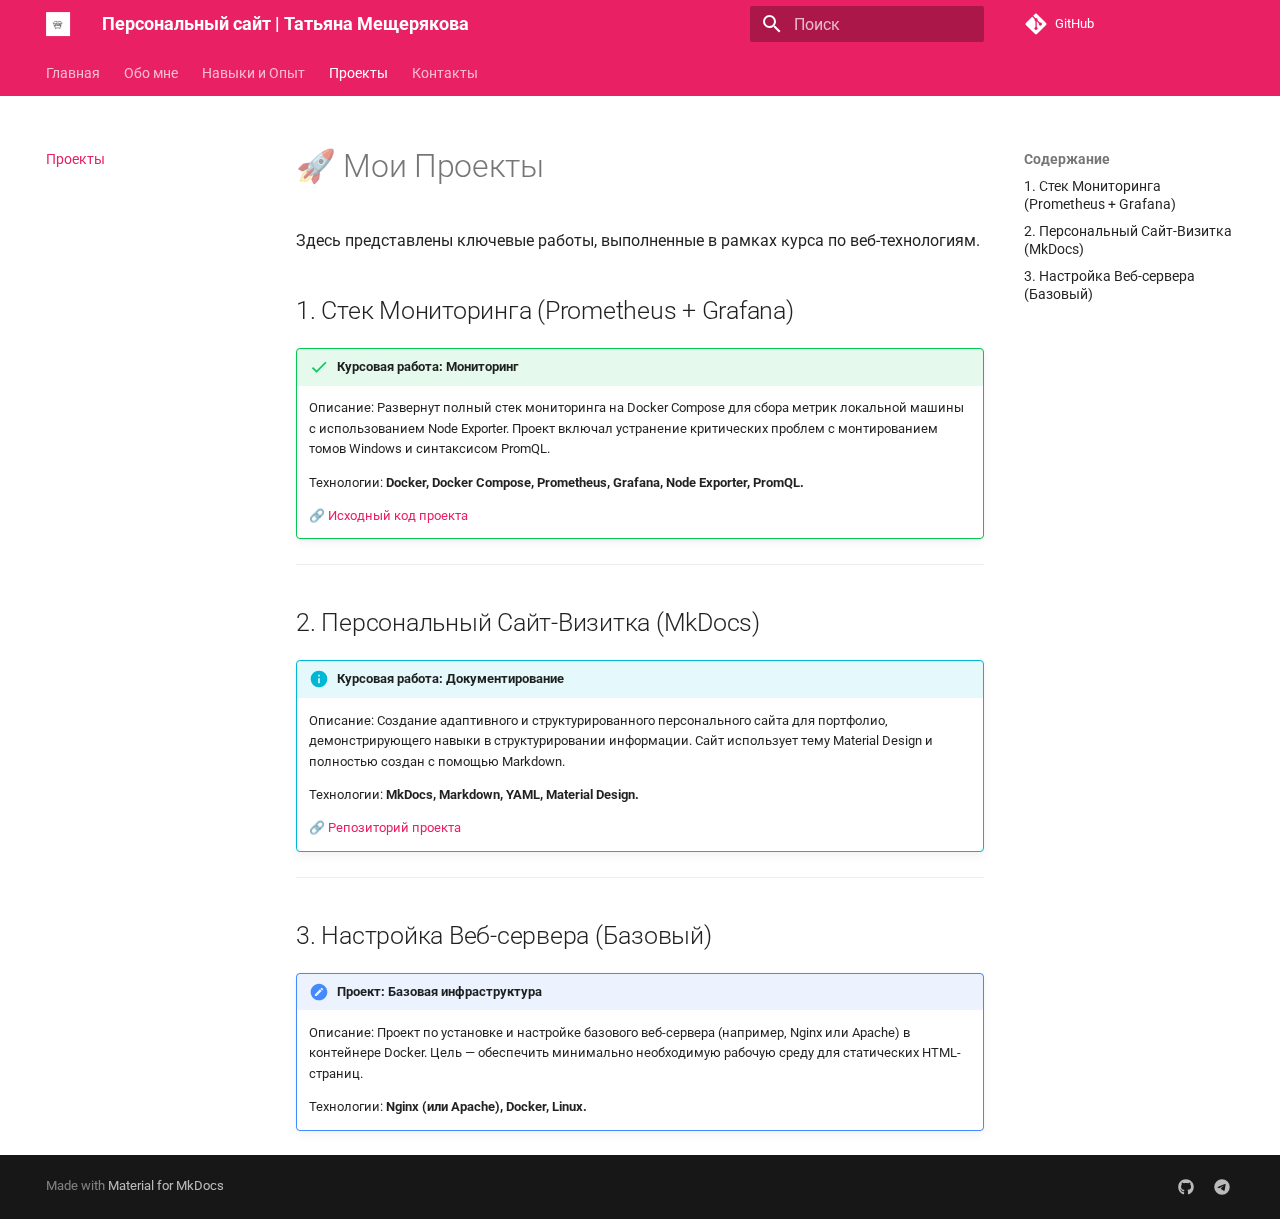
<file: projects/index.html>
<!doctype html>
<html lang="ru" class="no-js">
  <head>
    
      <meta charset="utf-8">
      <meta name="viewport" content="width=device-width,initial-scale=1">
      
        <meta name="description" content="Портфолио и визитка, созданная с использованием MkDocs и Material Design.">
      
      
        <meta name="author" content="Татьяна Мещерякова">
      
      
        <link rel="canonical" href="https://tatianameshcheryakova.github.io/my-personal-site/projects/">
      
      
        <link rel="prev" href="../skills/">
      
      
        <link rel="next" href="../contacts/">
      
      
      <link rel="icon" href="../assets/logo.jpg">
      <meta name="generator" content="mkdocs-1.6.1, mkdocs-material-9.6.21">
    
    
      
        <title>Проекты - Персональный сайт | Татьяна Мещерякова</title>
      
    
    
      <link rel="stylesheet" href="../assets/stylesheets/main.2a3383ac.min.css">
      
        
        <link rel="stylesheet" href="../assets/stylesheets/palette.06af60db.min.css">
      
      


    
    
      
    
    
      
        
        
        <link rel="preconnect" href="https://fonts.gstatic.com" crossorigin>
        <link rel="stylesheet" href="https://fonts.googleapis.com/css?family=Roboto:300,300i,400,400i,700,700i%7CRoboto+Mono:400,400i,700,700i&display=fallback">
        <style>:root{--md-text-font:"Roboto";--md-code-font:"Roboto Mono"}</style>
      
    
    
    <script>__md_scope=new URL("..",location),__md_hash=e=>[...e].reduce(((e,_)=>(e<<5)-e+_.charCodeAt(0)),0),__md_get=(e,_=localStorage,t=__md_scope)=>JSON.parse(_.getItem(t.pathname+"."+e)),__md_set=(e,_,t=localStorage,a=__md_scope)=>{try{t.setItem(a.pathname+"."+e,JSON.stringify(_))}catch(e){}}</script>
    
      

    
    
    
  </head>
  
  
    
    
    
    
    
    <body dir="ltr" data-md-color-scheme="default" data-md-color-primary="pink" data-md-color-accent="light-blue">
  
    
    <input class="md-toggle" data-md-toggle="drawer" type="checkbox" id="__drawer" autocomplete="off">
    <input class="md-toggle" data-md-toggle="search" type="checkbox" id="__search" autocomplete="off">
    <label class="md-overlay" for="__drawer"></label>
    <div data-md-component="skip">
      
        
        <a href="#_1" class="md-skip">
          Перейти к содержанию
        </a>
      
    </div>
    <div data-md-component="announce">
      
    </div>
    
    
      

<header class="md-header" data-md-component="header">
  <nav class="md-header__inner md-grid" aria-label="Верхний колонтитул">
    <a href=".." title="Персональный сайт | Татьяна Мещерякова" class="md-header__button md-logo" aria-label="Персональный сайт | Татьяна Мещерякова" data-md-component="logo">
      
  <img src="../assets/logo.jpg" alt="logo">

    </a>
    <label class="md-header__button md-icon" for="__drawer">
      
      <svg xmlns="http://www.w3.org/2000/svg" viewBox="0 0 24 24"><path d="M3 6h18v2H3zm0 5h18v2H3zm0 5h18v2H3z"/></svg>
    </label>
    <div class="md-header__title" data-md-component="header-title">
      <div class="md-header__ellipsis">
        <div class="md-header__topic">
          <span class="md-ellipsis">
            Персональный сайт | Татьяна Мещерякова
          </span>
        </div>
        <div class="md-header__topic" data-md-component="header-topic">
          <span class="md-ellipsis">
            
              Проекты
            
          </span>
        </div>
      </div>
    </div>
    
      
    
    
    
    
      
      
        <label class="md-header__button md-icon" for="__search">
          
          <svg xmlns="http://www.w3.org/2000/svg" viewBox="0 0 24 24"><path d="M9.5 3A6.5 6.5 0 0 1 16 9.5c0 1.61-.59 3.09-1.56 4.23l.27.27h.79l5 5-1.5 1.5-5-5v-.79l-.27-.27A6.52 6.52 0 0 1 9.5 16 6.5 6.5 0 0 1 3 9.5 6.5 6.5 0 0 1 9.5 3m0 2C7 5 5 7 5 9.5S7 14 9.5 14 14 12 14 9.5 12 5 9.5 5"/></svg>
        </label>
        <div class="md-search" data-md-component="search" role="dialog">
  <label class="md-search__overlay" for="__search"></label>
  <div class="md-search__inner" role="search">
    <form class="md-search__form" name="search">
      <input type="text" class="md-search__input" name="query" aria-label="Поиск" placeholder="Поиск" autocapitalize="off" autocorrect="off" autocomplete="off" spellcheck="false" data-md-component="search-query" required>
      <label class="md-search__icon md-icon" for="__search">
        
        <svg xmlns="http://www.w3.org/2000/svg" viewBox="0 0 24 24"><path d="M9.5 3A6.5 6.5 0 0 1 16 9.5c0 1.61-.59 3.09-1.56 4.23l.27.27h.79l5 5-1.5 1.5-5-5v-.79l-.27-.27A6.52 6.52 0 0 1 9.5 16 6.5 6.5 0 0 1 3 9.5 6.5 6.5 0 0 1 9.5 3m0 2C7 5 5 7 5 9.5S7 14 9.5 14 14 12 14 9.5 12 5 9.5 5"/></svg>
        
        <svg xmlns="http://www.w3.org/2000/svg" viewBox="0 0 24 24"><path d="M20 11v2H8l5.5 5.5-1.42 1.42L4.16 12l7.92-7.92L13.5 5.5 8 11z"/></svg>
      </label>
      <nav class="md-search__options" aria-label="Поиск">
        
          <a href="javascript:void(0)" class="md-search__icon md-icon" title="Поделиться" aria-label="Поделиться" data-clipboard data-clipboard-text="" data-md-component="search-share" tabindex="-1">
            
            <svg xmlns="http://www.w3.org/2000/svg" viewBox="0 0 24 24"><path d="M18 16.08c-.76 0-1.44.3-1.96.77L8.91 12.7c.05-.23.09-.46.09-.7s-.04-.47-.09-.7l7.05-4.11c.54.5 1.25.81 2.04.81a3 3 0 0 0 3-3 3 3 0 0 0-3-3 3 3 0 0 0-3 3c0 .24.04.47.09.7L8.04 9.81C7.5 9.31 6.79 9 6 9a3 3 0 0 0-3 3 3 3 0 0 0 3 3c.79 0 1.5-.31 2.04-.81l7.12 4.15c-.05.21-.08.43-.08.66 0 1.61 1.31 2.91 2.92 2.91s2.92-1.3 2.92-2.91A2.92 2.92 0 0 0 18 16.08"/></svg>
          </a>
        
        <button type="reset" class="md-search__icon md-icon" title="Очистить" aria-label="Очистить" tabindex="-1">
          
          <svg xmlns="http://www.w3.org/2000/svg" viewBox="0 0 24 24"><path d="M19 6.41 17.59 5 12 10.59 6.41 5 5 6.41 10.59 12 5 17.59 6.41 19 12 13.41 17.59 19 19 17.59 13.41 12z"/></svg>
        </button>
      </nav>
      
    </form>
    <div class="md-search__output">
      <div class="md-search__scrollwrap" tabindex="0" data-md-scrollfix>
        <div class="md-search-result" data-md-component="search-result">
          <div class="md-search-result__meta">
            Инициализация поиска
          </div>
          <ol class="md-search-result__list" role="presentation"></ol>
        </div>
      </div>
    </div>
  </div>
</div>
      
    
    
      <div class="md-header__source">
        <a href="https://github.com/TatianaMeshcheryakova/2025_2026-introduction-in-web-tech-U4225-Meshcheryakova_T_S" title="Перейти к репозиторию" class="md-source" data-md-component="source">
  <div class="md-source__icon md-icon">
    
    <svg xmlns="http://www.w3.org/2000/svg" viewBox="0 0 448 512"><!--! Font Awesome Free 7.0.1 by @fontawesome - https://fontawesome.com License - https://fontawesome.com/license/free (Icons: CC BY 4.0, Fonts: SIL OFL 1.1, Code: MIT License) Copyright 2025 Fonticons, Inc.--><path d="M439.6 236.1 244 40.5c-5.4-5.5-12.8-8.5-20.4-8.5s-15 3-20.4 8.4L162.5 81l51.5 51.5c27.1-9.1 52.7 16.8 43.4 43.7l49.7 49.7c34.2-11.8 61.2 31 35.5 56.7-26.5 26.5-70.2-2.9-56-37.3L240.3 199v121.9c25.3 12.5 22.3 41.8 9.1 55-6.4 6.4-15.2 10.1-24.3 10.1s-17.8-3.6-24.3-10.1c-17.6-17.6-11.1-46.9 11.2-56v-123c-20.8-8.5-24.6-30.7-18.6-45L142.6 101 8.5 235.1C3 240.6 0 247.9 0 255.5s3 15 8.5 20.4l195.6 195.7c5.4 5.4 12.7 8.4 20.4 8.4s15-3 20.4-8.4l194.7-194.7c5.4-5.4 8.4-12.8 8.4-20.4s-3-15-8.4-20.4"/></svg>
  </div>
  <div class="md-source__repository">
    GitHub
  </div>
</a>
      </div>
    
  </nav>
  
</header>
    
    <div class="md-container" data-md-component="container">
      
      
        
          
            
<nav class="md-tabs" aria-label="Вкладки" data-md-component="tabs">
  <div class="md-grid">
    <ul class="md-tabs__list">
      
        
  
  
  
  
    <li class="md-tabs__item">
      <a href=".." class="md-tabs__link">
        
  
  
    
  
  Главная

      </a>
    </li>
  

      
        
  
  
  
  
    <li class="md-tabs__item">
      <a href="../about/" class="md-tabs__link">
        
  
  
    
  
  Обо мне

      </a>
    </li>
  

      
        
  
  
  
  
    <li class="md-tabs__item">
      <a href="../skills/" class="md-tabs__link">
        
  
  
    
  
  Навыки и Опыт

      </a>
    </li>
  

      
        
  
  
  
    
  
  
    <li class="md-tabs__item md-tabs__item--active">
      <a href="./" class="md-tabs__link">
        
  
  
    
  
  Проекты

      </a>
    </li>
  

      
        
  
  
  
  
    <li class="md-tabs__item">
      <a href="../contacts/" class="md-tabs__link">
        
  
  
    
  
  Контакты

      </a>
    </li>
  

      
    </ul>
  </div>
</nav>
          
        
      
      <main class="md-main" data-md-component="main">
        <div class="md-main__inner md-grid">
          
            
              
              <div class="md-sidebar md-sidebar--primary" data-md-component="sidebar" data-md-type="navigation" >
                <div class="md-sidebar__scrollwrap">
                  <div class="md-sidebar__inner">
                    


  


<nav class="md-nav md-nav--primary md-nav--lifted" aria-label="Навигация" data-md-level="0">
  <label class="md-nav__title" for="__drawer">
    <a href=".." title="Персональный сайт | Татьяна Мещерякова" class="md-nav__button md-logo" aria-label="Персональный сайт | Татьяна Мещерякова" data-md-component="logo">
      
  <img src="../assets/logo.jpg" alt="logo">

    </a>
    Персональный сайт | Татьяна Мещерякова
  </label>
  
    <div class="md-nav__source">
      <a href="https://github.com/TatianaMeshcheryakova/2025_2026-introduction-in-web-tech-U4225-Meshcheryakova_T_S" title="Перейти к репозиторию" class="md-source" data-md-component="source">
  <div class="md-source__icon md-icon">
    
    <svg xmlns="http://www.w3.org/2000/svg" viewBox="0 0 448 512"><!--! Font Awesome Free 7.0.1 by @fontawesome - https://fontawesome.com License - https://fontawesome.com/license/free (Icons: CC BY 4.0, Fonts: SIL OFL 1.1, Code: MIT License) Copyright 2025 Fonticons, Inc.--><path d="M439.6 236.1 244 40.5c-5.4-5.5-12.8-8.5-20.4-8.5s-15 3-20.4 8.4L162.5 81l51.5 51.5c27.1-9.1 52.7 16.8 43.4 43.7l49.7 49.7c34.2-11.8 61.2 31 35.5 56.7-26.5 26.5-70.2-2.9-56-37.3L240.3 199v121.9c25.3 12.5 22.3 41.8 9.1 55-6.4 6.4-15.2 10.1-24.3 10.1s-17.8-3.6-24.3-10.1c-17.6-17.6-11.1-46.9 11.2-56v-123c-20.8-8.5-24.6-30.7-18.6-45L142.6 101 8.5 235.1C3 240.6 0 247.9 0 255.5s3 15 8.5 20.4l195.6 195.7c5.4 5.4 12.7 8.4 20.4 8.4s15-3 20.4-8.4l194.7-194.7c5.4-5.4 8.4-12.8 8.4-20.4s-3-15-8.4-20.4"/></svg>
  </div>
  <div class="md-source__repository">
    GitHub
  </div>
</a>
    </div>
  
  <ul class="md-nav__list" data-md-scrollfix>
    
      
      
  
  
  
  
    <li class="md-nav__item">
      <a href=".." class="md-nav__link">
        
  
  
  <span class="md-ellipsis">
    Главная
    
  </span>
  

      </a>
    </li>
  

    
      
      
  
  
  
  
    <li class="md-nav__item">
      <a href="../about/" class="md-nav__link">
        
  
  
  <span class="md-ellipsis">
    Обо мне
    
  </span>
  

      </a>
    </li>
  

    
      
      
  
  
  
  
    <li class="md-nav__item">
      <a href="../skills/" class="md-nav__link">
        
  
  
  <span class="md-ellipsis">
    Навыки и Опыт
    
  </span>
  

      </a>
    </li>
  

    
      
      
  
  
    
  
  
  
    <li class="md-nav__item md-nav__item--active">
      
      <input class="md-nav__toggle md-toggle" type="checkbox" id="__toc">
      
      
        
      
      
        <label class="md-nav__link md-nav__link--active" for="__toc">
          
  
  
  <span class="md-ellipsis">
    Проекты
    
  </span>
  

          <span class="md-nav__icon md-icon"></span>
        </label>
      
      <a href="./" class="md-nav__link md-nav__link--active">
        
  
  
  <span class="md-ellipsis">
    Проекты
    
  </span>
  

      </a>
      
        

<nav class="md-nav md-nav--secondary" aria-label="Содержание">
  
  
  
    
  
  
    <label class="md-nav__title" for="__toc">
      <span class="md-nav__icon md-icon"></span>
      Содержание
    </label>
    <ul class="md-nav__list" data-md-component="toc" data-md-scrollfix>
      
        <li class="md-nav__item">
  <a href="#1-prometheus-grafana" class="md-nav__link">
    <span class="md-ellipsis">
      1. Стек Мониторинга (Prometheus + Grafana)
    </span>
  </a>
  
</li>
      
        <li class="md-nav__item">
  <a href="#2-mkdocs" class="md-nav__link">
    <span class="md-ellipsis">
      2. Персональный Сайт-Визитка (MkDocs)
    </span>
  </a>
  
</li>
      
        <li class="md-nav__item">
  <a href="#3-" class="md-nav__link">
    <span class="md-ellipsis">
      3. Настройка Веб-сервера (Базовый)
    </span>
  </a>
  
</li>
      
    </ul>
  
</nav>
      
    </li>
  

    
      
      
  
  
  
  
    <li class="md-nav__item">
      <a href="../contacts/" class="md-nav__link">
        
  
  
  <span class="md-ellipsis">
    Контакты
    
  </span>
  

      </a>
    </li>
  

    
  </ul>
</nav>
                  </div>
                </div>
              </div>
            
            
              
              <div class="md-sidebar md-sidebar--secondary" data-md-component="sidebar" data-md-type="toc" >
                <div class="md-sidebar__scrollwrap">
                  <div class="md-sidebar__inner">
                    

<nav class="md-nav md-nav--secondary" aria-label="Содержание">
  
  
  
    
  
  
    <label class="md-nav__title" for="__toc">
      <span class="md-nav__icon md-icon"></span>
      Содержание
    </label>
    <ul class="md-nav__list" data-md-component="toc" data-md-scrollfix>
      
        <li class="md-nav__item">
  <a href="#1-prometheus-grafana" class="md-nav__link">
    <span class="md-ellipsis">
      1. Стек Мониторинга (Prometheus + Grafana)
    </span>
  </a>
  
</li>
      
        <li class="md-nav__item">
  <a href="#2-mkdocs" class="md-nav__link">
    <span class="md-ellipsis">
      2. Персональный Сайт-Визитка (MkDocs)
    </span>
  </a>
  
</li>
      
        <li class="md-nav__item">
  <a href="#3-" class="md-nav__link">
    <span class="md-ellipsis">
      3. Настройка Веб-сервера (Базовый)
    </span>
  </a>
  
</li>
      
    </ul>
  
</nav>
                  </div>
                </div>
              </div>
            
          
          
            <div class="md-content" data-md-component="content">
              <article class="md-content__inner md-typeset">
                
                  


  
  


<h1 id="_1">🚀 Мои Проекты</h1>
<p>Здесь представлены ключевые работы, выполненные в рамках курса по веб-технологиям.</p>
<h2 id="1-prometheus-grafana">1. Стек Мониторинга (Prometheus + Grafana)</h2>
<div class="admonition success">
<p class="admonition-title">Курсовая работа: Мониторинг</p>
<p>Описание: Развернут полный стек мониторинга на Docker Compose для сбора метрик локальной машины с использованием Node Exporter. Проект включал устранение критических проблем с монтированием томов Windows и синтаксисом PromQL.</p>
<p>Технологии: <strong>Docker, Docker Compose, Prometheus, Grafana, Node Exporter, PromQL.</strong></p>
<p><a href="https://github.com/TatianaMeshcheryakova/2025_2026-introduction-in-web-tech-U4225-Meshcheryakova_T_S">🔗 Исходный код проекта</a></p>
</div>
<hr />
<h2 id="2-mkdocs">2. Персональный Сайт-Визитка (MkDocs)</h2>
<div class="admonition info">
<p class="admonition-title">Курсовая работа: Документирование</p>
<p>Описание: Создание адаптивного и структурированного персонального сайта для портфолио, демонстрирующего навыки в структурировании информации. Сайт использует тему Material Design и полностью создан с помощью Markdown.</p>
<p>Технологии: <strong>MkDocs, Markdown, YAML, Material Design.</strong></p>
<p><a href="https://github.com/TatianaMeshcheryakova/2025_2026-introduction-in-web-tech-U4225-Meshcheryakova_T_S">🔗 Репозиторий проекта</a></p>
</div>
<hr />
<h2 id="3-">3. Настройка Веб-сервера (Базовый)</h2>
<div class="admonition note">
<p class="admonition-title">Проект: Базовая инфраструктура</p>
<p>Описание: Проект по установке и настройке базового веб-сервера (например, Nginx или Apache) в контейнере Docker. Цель — обеспечить минимально необходимую рабочую среду для статических HTML-страниц.</p>
<p>Технологии: <strong>Nginx (или Apache), Docker, Linux.</strong></p>
</div>












                
              </article>
            </div>
          
          
<script>var target=document.getElementById(location.hash.slice(1));target&&target.name&&(target.checked=target.name.startsWith("__tabbed_"))</script>
        </div>
        
          <button type="button" class="md-top md-icon" data-md-component="top" hidden>
  
  <svg xmlns="http://www.w3.org/2000/svg" viewBox="0 0 24 24"><path d="M13 20h-2V8l-5.5 5.5-1.42-1.42L12 4.16l7.92 7.92-1.42 1.42L13 8z"/></svg>
  К началу
</button>
        
      </main>
      
        <footer class="md-footer">
  
  <div class="md-footer-meta md-typeset">
    <div class="md-footer-meta__inner md-grid">
      <div class="md-copyright">
  
  
    Made with
    <a href="https://squidfunk.github.io/mkdocs-material/" target="_blank" rel="noopener">
      Material for MkDocs
    </a>
  
</div>
      
        
<div class="md-social">
  
    
    
    
    
      
      
    
    <a href="https://github.com/TatianaMeshcheryakova" target="_blank" rel="noopener" title="github.com" class="md-social__link">
      <svg xmlns="http://www.w3.org/2000/svg" viewBox="0 0 512 512"><!--! Font Awesome Free 7.0.1 by @fontawesome - https://fontawesome.com License - https://fontawesome.com/license/free (Icons: CC BY 4.0, Fonts: SIL OFL 1.1, Code: MIT License) Copyright 2025 Fonticons, Inc.--><path d="M173.9 397.4c0 2-2.3 3.6-5.2 3.6-3.3.3-5.6-1.3-5.6-3.6 0-2 2.3-3.6 5.2-3.6 3-.3 5.6 1.3 5.6 3.6m-31.1-4.5c-.7 2 1.3 4.3 4.3 4.9 2.6 1 5.6 0 6.2-2s-1.3-4.3-4.3-5.2c-2.6-.7-5.5.3-6.2 2.3m44.2-1.7c-2.9.7-4.9 2.6-4.6 4.9.3 2 2.9 3.3 5.9 2.6 2.9-.7 4.9-2.6 4.6-4.6-.3-1.9-3-3.2-5.9-2.9M252.8 8C114.1 8 8 113.3 8 252c0 110.9 69.8 205.8 169.5 239.2 12.8 2.3 17.3-5.6 17.3-12.1 0-6.2-.3-40.4-.3-61.4 0 0-70 15-84.7-29.8 0 0-11.4-29.1-27.8-36.6 0 0-22.9-15.7 1.6-15.4 0 0 24.9 2 38.6 25.8 21.9 38.6 58.6 27.5 72.9 20.9 2.3-16 8.8-27.1 16-33.7-55.9-6.2-112.3-14.3-112.3-110.5 0-27.5 7.6-41.3 23.6-58.9-2.6-6.5-11.1-33.3 2.6-67.9 20.9-6.5 69 27 69 27 20-5.6 41.5-8.5 62.8-8.5s42.8 2.9 62.8 8.5c0 0 48.1-33.6 69-27 13.7 34.7 5.2 61.4 2.6 67.9 16 17.7 25.8 31.5 25.8 58.9 0 96.5-58.9 104.2-114.8 110.5 9.2 7.9 17 22.9 17 46.4 0 33.7-.3 75.4-.3 83.6 0 6.5 4.6 14.4 17.3 12.1C436.2 457.8 504 362.9 504 252 504 113.3 391.5 8 252.8 8M105.2 352.9c-1.3 1-1 3.3.7 5.2 1.6 1.6 3.9 2.3 5.2 1 1.3-1 1-3.3-.7-5.2-1.6-1.6-3.9-2.3-5.2-1m-10.8-8.1c-.7 1.3.3 2.9 2.3 3.9 1.6 1 3.6.7 4.3-.7.7-1.3-.3-2.9-2.3-3.9-2-.6-3.6-.3-4.3.7m32.4 35.6c-1.6 1.3-1 4.3 1.3 6.2 2.3 2.3 5.2 2.6 6.5 1 1.3-1.3.7-4.3-1.3-6.2-2.2-2.3-5.2-2.6-6.5-1m-11.4-14.7c-1.6 1-1.6 3.6 0 5.9s4.3 3.3 5.6 2.3c1.6-1.3 1.6-3.9 0-6.2-1.4-2.3-4-3.3-5.6-2"/></svg>
    </a>
  
    
    
    
    
      
      
    
    <a href="https://t.me/tmescher" target="_blank" rel="noopener" title="t.me" class="md-social__link">
      <svg xmlns="http://www.w3.org/2000/svg" viewBox="0 0 512 512"><!--! Font Awesome Free 7.0.1 by @fontawesome - https://fontawesome.com License - https://fontawesome.com/license/free (Icons: CC BY 4.0, Fonts: SIL OFL 1.1, Code: MIT License) Copyright 2025 Fonticons, Inc.--><path d="M256 8a248 248 0 1 0 0 496 248 248 0 1 0 0-496m115 168.7c-3.7 39.2-19.9 134.4-28.1 178.3-3.5 18.6-10.3 24.8-16.9 25.4-14.4 1.3-25.3-9.5-39.3-18.7-21.8-14.3-34.2-23.2-55.3-37.2-24.5-16.1-8.6-25 5.3-39.5 3.7-3.8 67.1-61.5 68.3-66.7.2-.7.3-3.1-1.2-4.4s-3.6-.8-5.1-.5c-2.2.5-37.1 23.5-104.6 69.1-9.9 6.8-18.9 10.1-26.9 9.9-8.9-.2-25.9-5-38.6-9.1-15.5-5-27.9-7.7-26.8-16.3.6-4.5 6.7-9 18.4-13.7 72.3-31.5 120.5-52.3 144.6-62.3 68.9-28.6 83.2-33.6 92.5-33.8 2.1 0 6.6.5 9.6 2.9 2 1.7 3.2 4.1 3.5 6.7.5 3.2.6 6.5.4 9.8z"/></svg>
    </a>
  
</div>
      
    </div>
  </div>
</footer>
      
    </div>
    <div class="md-dialog" data-md-component="dialog">
      <div class="md-dialog__inner md-typeset"></div>
    </div>
    
    
    
      
      <script id="__config" type="application/json">{"base": "..", "features": ["navigation.tabs", "navigation.sections", "navigation.top", "search.highlight", "search.share", "content.code.copy", "header.autohide"], "search": "../assets/javascripts/workers/search.973d3a69.min.js", "tags": null, "translations": {"clipboard.copied": "\u0421\u043a\u043e\u043f\u0438\u0440\u043e\u0432\u0430\u043d\u043e \u0432 \u0431\u0443\u0444\u0435\u0440", "clipboard.copy": "\u041a\u043e\u043f\u0438\u0440\u043e\u0432\u0430\u0442\u044c \u0432 \u0431\u0443\u0444\u0435\u0440", "search.result.more.one": "\u0415\u0449\u0451 1 \u043d\u0430 \u044d\u0442\u043e\u0439 \u0441\u0442\u0440\u0430\u043d\u0438\u0446\u0435", "search.result.more.other": "\u0415\u0449\u0451 # \u043d\u0430 \u044d\u0442\u043e\u0439 \u0441\u0442\u0440\u0430\u043d\u0438\u0446\u0435", "search.result.none": "\u0421\u043e\u0432\u043f\u0430\u0434\u0435\u043d\u0438\u0439 \u043d\u0435 \u043d\u0430\u0439\u0434\u0435\u043d\u043e", "search.result.one": "\u041d\u0430\u0439\u0434\u0435\u043d\u043e 1 \u0441\u043e\u0432\u043f\u0430\u0434\u0435\u043d\u0438\u0435", "search.result.other": "\u041d\u0430\u0439\u0434\u0435\u043d\u043e \u0441\u043e\u0432\u043f\u0430\u0434\u0435\u043d\u0438\u0439: #", "search.result.placeholder": "\u041d\u0430\u0447\u043d\u0438\u0442\u0435 \u043f\u0435\u0447\u0430\u0442\u0430\u0442\u044c \u0434\u043b\u044f \u043f\u043e\u0438\u0441\u043a\u0430", "search.result.term.missing": "\u041e\u0442\u0441\u0443\u0442\u0441\u0442\u0432\u0443\u0435\u0442", "select.version": "\u0412\u044b\u0431\u0435\u0440\u0438\u0442\u0435 \u0432\u0435\u0440\u0441\u0438\u044e"}, "version": null}</script>
    
    
      <script src="../assets/javascripts/bundle.f55a23d4.min.js"></script>
      
    
  </body>
</html>
</file>
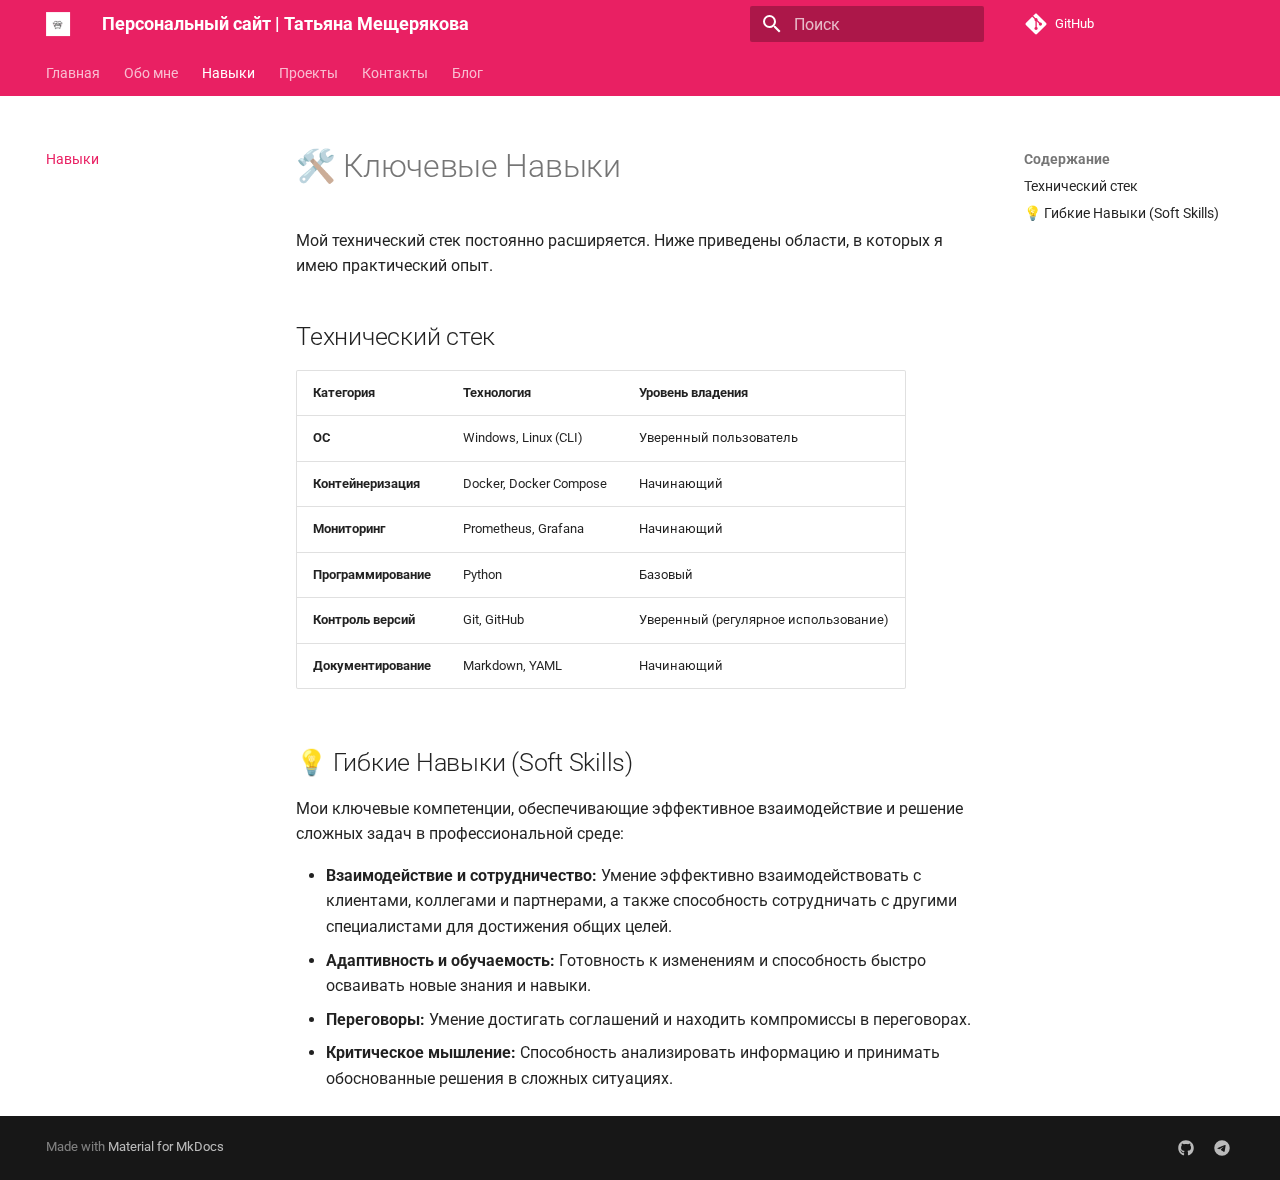
<file: skills/index.html>
<!doctype html>
<html lang="ru" class="no-js">
  <head>
    
      <meta charset="utf-8">
      <meta name="viewport" content="width=device-width,initial-scale=1">
      
        <meta name="description" content="Портфолио и визитка, созданная с использованием MkDocs и Material Design.">
      
      
        <meta name="author" content="Татьяна Мещерякова">
      
      
        <link rel="canonical" href="https://tatianameshcheryakova.github.io/my-personal-site/skills/">
      
      
        <link rel="prev" href="../about/">
      
      
        <link rel="next" href="../projects/">
      
      
      <link rel="icon" href="../assets/logo.jpg">
      <meta name="generator" content="mkdocs-1.6.1, mkdocs-material-9.6.21">
    
    
      
        <title>Навыки - Персональный сайт | Татьяна Мещерякова</title>
      
    
    
      <link rel="stylesheet" href="../assets/stylesheets/main.2a3383ac.min.css">
      
        
        <link rel="stylesheet" href="../assets/stylesheets/palette.06af60db.min.css">
      
      


    
    
      
    
    
      
        
        
        <link rel="preconnect" href="https://fonts.gstatic.com" crossorigin>
        <link rel="stylesheet" href="https://fonts.googleapis.com/css?family=Roboto:300,300i,400,400i,700,700i%7CRoboto+Mono:400,400i,700,700i&display=fallback">
        <style>:root{--md-text-font:"Roboto";--md-code-font:"Roboto Mono"}</style>
      
    
    
    <script>__md_scope=new URL("..",location),__md_hash=e=>[...e].reduce(((e,_)=>(e<<5)-e+_.charCodeAt(0)),0),__md_get=(e,_=localStorage,t=__md_scope)=>JSON.parse(_.getItem(t.pathname+"."+e)),__md_set=(e,_,t=localStorage,a=__md_scope)=>{try{t.setItem(a.pathname+"."+e,JSON.stringify(_))}catch(e){}}</script>
    
      

    
    
    
  </head>
  
  
    
    
    
    
    
    <body dir="ltr" data-md-color-scheme="default" data-md-color-primary="pink" data-md-color-accent="light-blue">
  
    
    <input class="md-toggle" data-md-toggle="drawer" type="checkbox" id="__drawer" autocomplete="off">
    <input class="md-toggle" data-md-toggle="search" type="checkbox" id="__search" autocomplete="off">
    <label class="md-overlay" for="__drawer"></label>
    <div data-md-component="skip">
      
        
        <a href="#_1" class="md-skip">
          Перейти к содержанию
        </a>
      
    </div>
    <div data-md-component="announce">
      
    </div>
    
    
      

<header class="md-header" data-md-component="header">
  <nav class="md-header__inner md-grid" aria-label="Верхний колонтитул">
    <a href=".." title="Персональный сайт | Татьяна Мещерякова" class="md-header__button md-logo" aria-label="Персональный сайт | Татьяна Мещерякова" data-md-component="logo">
      
  <img src="../assets/logo.jpg" alt="logo">

    </a>
    <label class="md-header__button md-icon" for="__drawer">
      
      <svg xmlns="http://www.w3.org/2000/svg" viewBox="0 0 24 24"><path d="M3 6h18v2H3zm0 5h18v2H3zm0 5h18v2H3z"/></svg>
    </label>
    <div class="md-header__title" data-md-component="header-title">
      <div class="md-header__ellipsis">
        <div class="md-header__topic">
          <span class="md-ellipsis">
            Персональный сайт | Татьяна Мещерякова
          </span>
        </div>
        <div class="md-header__topic" data-md-component="header-topic">
          <span class="md-ellipsis">
            
              Навыки
            
          </span>
        </div>
      </div>
    </div>
    
      
    
    
    
    
      
      
        <label class="md-header__button md-icon" for="__search">
          
          <svg xmlns="http://www.w3.org/2000/svg" viewBox="0 0 24 24"><path d="M9.5 3A6.5 6.5 0 0 1 16 9.5c0 1.61-.59 3.09-1.56 4.23l.27.27h.79l5 5-1.5 1.5-5-5v-.79l-.27-.27A6.52 6.52 0 0 1 9.5 16 6.5 6.5 0 0 1 3 9.5 6.5 6.5 0 0 1 9.5 3m0 2C7 5 5 7 5 9.5S7 14 9.5 14 14 12 14 9.5 12 5 9.5 5"/></svg>
        </label>
        <div class="md-search" data-md-component="search" role="dialog">
  <label class="md-search__overlay" for="__search"></label>
  <div class="md-search__inner" role="search">
    <form class="md-search__form" name="search">
      <input type="text" class="md-search__input" name="query" aria-label="Поиск" placeholder="Поиск" autocapitalize="off" autocorrect="off" autocomplete="off" spellcheck="false" data-md-component="search-query" required>
      <label class="md-search__icon md-icon" for="__search">
        
        <svg xmlns="http://www.w3.org/2000/svg" viewBox="0 0 24 24"><path d="M9.5 3A6.5 6.5 0 0 1 16 9.5c0 1.61-.59 3.09-1.56 4.23l.27.27h.79l5 5-1.5 1.5-5-5v-.79l-.27-.27A6.52 6.52 0 0 1 9.5 16 6.5 6.5 0 0 1 3 9.5 6.5 6.5 0 0 1 9.5 3m0 2C7 5 5 7 5 9.5S7 14 9.5 14 14 12 14 9.5 12 5 9.5 5"/></svg>
        
        <svg xmlns="http://www.w3.org/2000/svg" viewBox="0 0 24 24"><path d="M20 11v2H8l5.5 5.5-1.42 1.42L4.16 12l7.92-7.92L13.5 5.5 8 11z"/></svg>
      </label>
      <nav class="md-search__options" aria-label="Поиск">
        
          <a href="javascript:void(0)" class="md-search__icon md-icon" title="Поделиться" aria-label="Поделиться" data-clipboard data-clipboard-text="" data-md-component="search-share" tabindex="-1">
            
            <svg xmlns="http://www.w3.org/2000/svg" viewBox="0 0 24 24"><path d="M18 16.08c-.76 0-1.44.3-1.96.77L8.91 12.7c.05-.23.09-.46.09-.7s-.04-.47-.09-.7l7.05-4.11c.54.5 1.25.81 2.04.81a3 3 0 0 0 3-3 3 3 0 0 0-3-3 3 3 0 0 0-3 3c0 .24.04.47.09.7L8.04 9.81C7.5 9.31 6.79 9 6 9a3 3 0 0 0-3 3 3 3 0 0 0 3 3c.79 0 1.5-.31 2.04-.81l7.12 4.15c-.05.21-.08.43-.08.66 0 1.61 1.31 2.91 2.92 2.91s2.92-1.3 2.92-2.91A2.92 2.92 0 0 0 18 16.08"/></svg>
          </a>
        
        <button type="reset" class="md-search__icon md-icon" title="Очистить" aria-label="Очистить" tabindex="-1">
          
          <svg xmlns="http://www.w3.org/2000/svg" viewBox="0 0 24 24"><path d="M19 6.41 17.59 5 12 10.59 6.41 5 5 6.41 10.59 12 5 17.59 6.41 19 12 13.41 17.59 19 19 17.59 13.41 12z"/></svg>
        </button>
      </nav>
      
    </form>
    <div class="md-search__output">
      <div class="md-search__scrollwrap" tabindex="0" data-md-scrollfix>
        <div class="md-search-result" data-md-component="search-result">
          <div class="md-search-result__meta">
            Инициализация поиска
          </div>
          <ol class="md-search-result__list" role="presentation"></ol>
        </div>
      </div>
    </div>
  </div>
</div>
      
    
    
      <div class="md-header__source">
        <a href="https://github.com/TatianaMeshcheryakova/2025_2026-introduction-in-web-tech-U4225-Meshcheryakova_T_S" title="Перейти к репозиторию" class="md-source" data-md-component="source">
  <div class="md-source__icon md-icon">
    
    <svg xmlns="http://www.w3.org/2000/svg" viewBox="0 0 448 512"><!--! Font Awesome Free 7.0.1 by @fontawesome - https://fontawesome.com License - https://fontawesome.com/license/free (Icons: CC BY 4.0, Fonts: SIL OFL 1.1, Code: MIT License) Copyright 2025 Fonticons, Inc.--><path d="M439.6 236.1 244 40.5c-5.4-5.5-12.8-8.5-20.4-8.5s-15 3-20.4 8.4L162.5 81l51.5 51.5c27.1-9.1 52.7 16.8 43.4 43.7l49.7 49.7c34.2-11.8 61.2 31 35.5 56.7-26.5 26.5-70.2-2.9-56-37.3L240.3 199v121.9c25.3 12.5 22.3 41.8 9.1 55-6.4 6.4-15.2 10.1-24.3 10.1s-17.8-3.6-24.3-10.1c-17.6-17.6-11.1-46.9 11.2-56v-123c-20.8-8.5-24.6-30.7-18.6-45L142.6 101 8.5 235.1C3 240.6 0 247.9 0 255.5s3 15 8.5 20.4l195.6 195.7c5.4 5.4 12.7 8.4 20.4 8.4s15-3 20.4-8.4l194.7-194.7c5.4-5.4 8.4-12.8 8.4-20.4s-3-15-8.4-20.4"/></svg>
  </div>
  <div class="md-source__repository">
    GitHub
  </div>
</a>
      </div>
    
  </nav>
  
</header>
    
    <div class="md-container" data-md-component="container">
      
      
        
          
            
<nav class="md-tabs" aria-label="Вкладки" data-md-component="tabs">
  <div class="md-grid">
    <ul class="md-tabs__list">
      
        
  
  
  
  
    <li class="md-tabs__item">
      <a href=".." class="md-tabs__link">
        
  
  
    
  
  Главная

      </a>
    </li>
  

      
        
  
  
  
  
    <li class="md-tabs__item">
      <a href="../about/" class="md-tabs__link">
        
  
  
    
  
  Обо мне

      </a>
    </li>
  

      
        
  
  
  
    
  
  
    <li class="md-tabs__item md-tabs__item--active">
      <a href="./" class="md-tabs__link">
        
  
  
    
  
  Навыки

      </a>
    </li>
  

      
        
  
  
  
  
    <li class="md-tabs__item">
      <a href="../projects/" class="md-tabs__link">
        
  
  
    
  
  Проекты

      </a>
    </li>
  

      
        
  
  
  
  
    <li class="md-tabs__item">
      <a href="../contacts/" class="md-tabs__link">
        
  
  
    
  
  Контакты

      </a>
    </li>
  

      
        
  
  
  
  
    <li class="md-tabs__item">
      <a href="../blog/" class="md-tabs__link">
        
  
  
    
  
  Блог

      </a>
    </li>
  

      
    </ul>
  </div>
</nav>
          
        
      
      <main class="md-main" data-md-component="main">
        <div class="md-main__inner md-grid">
          
            
              
              <div class="md-sidebar md-sidebar--primary" data-md-component="sidebar" data-md-type="navigation" >
                <div class="md-sidebar__scrollwrap">
                  <div class="md-sidebar__inner">
                    


  


<nav class="md-nav md-nav--primary md-nav--lifted" aria-label="Навигация" data-md-level="0">
  <label class="md-nav__title" for="__drawer">
    <a href=".." title="Персональный сайт | Татьяна Мещерякова" class="md-nav__button md-logo" aria-label="Персональный сайт | Татьяна Мещерякова" data-md-component="logo">
      
  <img src="../assets/logo.jpg" alt="logo">

    </a>
    Персональный сайт | Татьяна Мещерякова
  </label>
  
    <div class="md-nav__source">
      <a href="https://github.com/TatianaMeshcheryakova/2025_2026-introduction-in-web-tech-U4225-Meshcheryakova_T_S" title="Перейти к репозиторию" class="md-source" data-md-component="source">
  <div class="md-source__icon md-icon">
    
    <svg xmlns="http://www.w3.org/2000/svg" viewBox="0 0 448 512"><!--! Font Awesome Free 7.0.1 by @fontawesome - https://fontawesome.com License - https://fontawesome.com/license/free (Icons: CC BY 4.0, Fonts: SIL OFL 1.1, Code: MIT License) Copyright 2025 Fonticons, Inc.--><path d="M439.6 236.1 244 40.5c-5.4-5.5-12.8-8.5-20.4-8.5s-15 3-20.4 8.4L162.5 81l51.5 51.5c27.1-9.1 52.7 16.8 43.4 43.7l49.7 49.7c34.2-11.8 61.2 31 35.5 56.7-26.5 26.5-70.2-2.9-56-37.3L240.3 199v121.9c25.3 12.5 22.3 41.8 9.1 55-6.4 6.4-15.2 10.1-24.3 10.1s-17.8-3.6-24.3-10.1c-17.6-17.6-11.1-46.9 11.2-56v-123c-20.8-8.5-24.6-30.7-18.6-45L142.6 101 8.5 235.1C3 240.6 0 247.9 0 255.5s3 15 8.5 20.4l195.6 195.7c5.4 5.4 12.7 8.4 20.4 8.4s15-3 20.4-8.4l194.7-194.7c5.4-5.4 8.4-12.8 8.4-20.4s-3-15-8.4-20.4"/></svg>
  </div>
  <div class="md-source__repository">
    GitHub
  </div>
</a>
    </div>
  
  <ul class="md-nav__list" data-md-scrollfix>
    
      
      
  
  
  
  
    <li class="md-nav__item">
      <a href=".." class="md-nav__link">
        
  
  
  <span class="md-ellipsis">
    Главная
    
  </span>
  

      </a>
    </li>
  

    
      
      
  
  
  
  
    <li class="md-nav__item">
      <a href="../about/" class="md-nav__link">
        
  
  
  <span class="md-ellipsis">
    Обо мне
    
  </span>
  

      </a>
    </li>
  

    
      
      
  
  
    
  
  
  
    <li class="md-nav__item md-nav__item--active">
      
      <input class="md-nav__toggle md-toggle" type="checkbox" id="__toc">
      
      
        
      
      
        <label class="md-nav__link md-nav__link--active" for="__toc">
          
  
  
  <span class="md-ellipsis">
    Навыки
    
  </span>
  

          <span class="md-nav__icon md-icon"></span>
        </label>
      
      <a href="./" class="md-nav__link md-nav__link--active">
        
  
  
  <span class="md-ellipsis">
    Навыки
    
  </span>
  

      </a>
      
        

<nav class="md-nav md-nav--secondary" aria-label="Содержание">
  
  
  
    
  
  
    <label class="md-nav__title" for="__toc">
      <span class="md-nav__icon md-icon"></span>
      Содержание
    </label>
    <ul class="md-nav__list" data-md-component="toc" data-md-scrollfix>
      
        <li class="md-nav__item">
  <a href="#_2" class="md-nav__link">
    <span class="md-ellipsis">
      Технический стек
    </span>
  </a>
  
</li>
      
        <li class="md-nav__item">
  <a href="#soft-skills" class="md-nav__link">
    <span class="md-ellipsis">
      💡 Гибкие Навыки (Soft Skills)
    </span>
  </a>
  
</li>
      
    </ul>
  
</nav>
      
    </li>
  

    
      
      
  
  
  
  
    <li class="md-nav__item">
      <a href="../projects/" class="md-nav__link">
        
  
  
  <span class="md-ellipsis">
    Проекты
    
  </span>
  

      </a>
    </li>
  

    
      
      
  
  
  
  
    <li class="md-nav__item">
      <a href="../contacts/" class="md-nav__link">
        
  
  
  <span class="md-ellipsis">
    Контакты
    
  </span>
  

      </a>
    </li>
  

    
      
      
  
  
  
  
    <li class="md-nav__item">
      <a href="../blog/" class="md-nav__link">
        
  
  
  <span class="md-ellipsis">
    Блог
    
  </span>
  

      </a>
    </li>
  

    
  </ul>
</nav>
                  </div>
                </div>
              </div>
            
            
              
              <div class="md-sidebar md-sidebar--secondary" data-md-component="sidebar" data-md-type="toc" >
                <div class="md-sidebar__scrollwrap">
                  <div class="md-sidebar__inner">
                    

<nav class="md-nav md-nav--secondary" aria-label="Содержание">
  
  
  
    
  
  
    <label class="md-nav__title" for="__toc">
      <span class="md-nav__icon md-icon"></span>
      Содержание
    </label>
    <ul class="md-nav__list" data-md-component="toc" data-md-scrollfix>
      
        <li class="md-nav__item">
  <a href="#_2" class="md-nav__link">
    <span class="md-ellipsis">
      Технический стек
    </span>
  </a>
  
</li>
      
        <li class="md-nav__item">
  <a href="#soft-skills" class="md-nav__link">
    <span class="md-ellipsis">
      💡 Гибкие Навыки (Soft Skills)
    </span>
  </a>
  
</li>
      
    </ul>
  
</nav>
                  </div>
                </div>
              </div>
            
          
          
            <div class="md-content" data-md-component="content">
              <article class="md-content__inner md-typeset">
                
                  


  
  


<h1 id="_1">🛠️ Ключевые Навыки</h1>
<p>Мой технический стек постоянно расширяется. Ниже приведены области, в которых я имею практический опыт.</p>
<h2 id="_2">Технический стек</h2>
<table>
<thead>
<tr>
<th style="text-align: left;">Категория</th>
<th style="text-align: left;">Технология</th>
<th style="text-align: left;">Уровень владения</th>
</tr>
</thead>
<tbody>
<tr>
<td style="text-align: left;"><strong>ОС</strong></td>
<td style="text-align: left;">Windows, Linux (CLI)</td>
<td style="text-align: left;">Уверенный пользователь</td>
</tr>
<tr>
<td style="text-align: left;"><strong>Контейнеризация</strong></td>
<td style="text-align: left;">Docker, Docker Compose</td>
<td style="text-align: left;">Начинающий</td>
</tr>
<tr>
<td style="text-align: left;"><strong>Мониторинг</strong></td>
<td style="text-align: left;">Prometheus, Grafana</td>
<td style="text-align: left;">Начинающий</td>
</tr>
<tr>
<td style="text-align: left;"><strong>Программирование</strong></td>
<td style="text-align: left;">Python</td>
<td style="text-align: left;">Базовый</td>
</tr>
<tr>
<td style="text-align: left;"><strong>Контроль версий</strong></td>
<td style="text-align: left;">Git, GitHub</td>
<td style="text-align: left;">Уверенный (регулярное использование)</td>
</tr>
<tr>
<td style="text-align: left;"><strong>Документирование</strong></td>
<td style="text-align: left;">Markdown, YAML</td>
<td style="text-align: left;">Начинающий</td>
</tr>
</tbody>
</table>
<h2 id="soft-skills">💡 Гибкие Навыки (Soft Skills)</h2>
<p>Мои ключевые компетенции, обеспечивающие эффективное взаимодействие и решение сложных задач в профессиональной среде:</p>
<ul>
<li><strong>Взаимодействие и сотрудничество:</strong> Умение эффективно взаимодействовать с клиентами, коллегами и партнерами, а также способность сотрудничать с другими специалистами для достижения общих целей.</li>
<li><strong>Адаптивность и обучаемость:</strong> Готовность к изменениям и способность быстро осваивать новые знания и навыки.</li>
<li><strong>Переговоры:</strong> Умение достигать соглашений и находить компромиссы в переговорах.</li>
<li><strong>Критическое мышление:</strong> Способность анализировать информацию и принимать обоснованные решения в сложных ситуациях.</li>
</ul>












                
              </article>
            </div>
          
          
<script>var target=document.getElementById(location.hash.slice(1));target&&target.name&&(target.checked=target.name.startsWith("__tabbed_"))</script>
        </div>
        
          <button type="button" class="md-top md-icon" data-md-component="top" hidden>
  
  <svg xmlns="http://www.w3.org/2000/svg" viewBox="0 0 24 24"><path d="M13 20h-2V8l-5.5 5.5-1.42-1.42L12 4.16l7.92 7.92-1.42 1.42L13 8z"/></svg>
  К началу
</button>
        
      </main>
      
        <footer class="md-footer">
  
  <div class="md-footer-meta md-typeset">
    <div class="md-footer-meta__inner md-grid">
      <div class="md-copyright">
  
  
    Made with
    <a href="https://squidfunk.github.io/mkdocs-material/" target="_blank" rel="noopener">
      Material for MkDocs
    </a>
  
</div>
      
        
<div class="md-social">
  
    
    
    
    
      
      
    
    <a href="https://github.com/TatianaMeshcheryakova" target="_blank" rel="noopener" title="github.com" class="md-social__link">
      <svg xmlns="http://www.w3.org/2000/svg" viewBox="0 0 512 512"><!--! Font Awesome Free 7.0.1 by @fontawesome - https://fontawesome.com License - https://fontawesome.com/license/free (Icons: CC BY 4.0, Fonts: SIL OFL 1.1, Code: MIT License) Copyright 2025 Fonticons, Inc.--><path d="M173.9 397.4c0 2-2.3 3.6-5.2 3.6-3.3.3-5.6-1.3-5.6-3.6 0-2 2.3-3.6 5.2-3.6 3-.3 5.6 1.3 5.6 3.6m-31.1-4.5c-.7 2 1.3 4.3 4.3 4.9 2.6 1 5.6 0 6.2-2s-1.3-4.3-4.3-5.2c-2.6-.7-5.5.3-6.2 2.3m44.2-1.7c-2.9.7-4.9 2.6-4.6 4.9.3 2 2.9 3.3 5.9 2.6 2.9-.7 4.9-2.6 4.6-4.6-.3-1.9-3-3.2-5.9-2.9M252.8 8C114.1 8 8 113.3 8 252c0 110.9 69.8 205.8 169.5 239.2 12.8 2.3 17.3-5.6 17.3-12.1 0-6.2-.3-40.4-.3-61.4 0 0-70 15-84.7-29.8 0 0-11.4-29.1-27.8-36.6 0 0-22.9-15.7 1.6-15.4 0 0 24.9 2 38.6 25.8 21.9 38.6 58.6 27.5 72.9 20.9 2.3-16 8.8-27.1 16-33.7-55.9-6.2-112.3-14.3-112.3-110.5 0-27.5 7.6-41.3 23.6-58.9-2.6-6.5-11.1-33.3 2.6-67.9 20.9-6.5 69 27 69 27 20-5.6 41.5-8.5 62.8-8.5s42.8 2.9 62.8 8.5c0 0 48.1-33.6 69-27 13.7 34.7 5.2 61.4 2.6 67.9 16 17.7 25.8 31.5 25.8 58.9 0 96.5-58.9 104.2-114.8 110.5 9.2 7.9 17 22.9 17 46.4 0 33.7-.3 75.4-.3 83.6 0 6.5 4.6 14.4 17.3 12.1C436.2 457.8 504 362.9 504 252 504 113.3 391.5 8 252.8 8M105.2 352.9c-1.3 1-1 3.3.7 5.2 1.6 1.6 3.9 2.3 5.2 1 1.3-1 1-3.3-.7-5.2-1.6-1.6-3.9-2.3-5.2-1m-10.8-8.1c-.7 1.3.3 2.9 2.3 3.9 1.6 1 3.6.7 4.3-.7.7-1.3-.3-2.9-2.3-3.9-2-.6-3.6-.3-4.3.7m32.4 35.6c-1.6 1.3-1 4.3 1.3 6.2 2.3 2.3 5.2 2.6 6.5 1 1.3-1.3.7-4.3-1.3-6.2-2.2-2.3-5.2-2.6-6.5-1m-11.4-14.7c-1.6 1-1.6 3.6 0 5.9s4.3 3.3 5.6 2.3c1.6-1.3 1.6-3.9 0-6.2-1.4-2.3-4-3.3-5.6-2"/></svg>
    </a>
  
    
    
    
    
      
      
    
    <a href="https://t.me/tmescher" target="_blank" rel="noopener" title="t.me" class="md-social__link">
      <svg xmlns="http://www.w3.org/2000/svg" viewBox="0 0 512 512"><!--! Font Awesome Free 7.0.1 by @fontawesome - https://fontawesome.com License - https://fontawesome.com/license/free (Icons: CC BY 4.0, Fonts: SIL OFL 1.1, Code: MIT License) Copyright 2025 Fonticons, Inc.--><path d="M256 8a248 248 0 1 0 0 496 248 248 0 1 0 0-496m115 168.7c-3.7 39.2-19.9 134.4-28.1 178.3-3.5 18.6-10.3 24.8-16.9 25.4-14.4 1.3-25.3-9.5-39.3-18.7-21.8-14.3-34.2-23.2-55.3-37.2-24.5-16.1-8.6-25 5.3-39.5 3.7-3.8 67.1-61.5 68.3-66.7.2-.7.3-3.1-1.2-4.4s-3.6-.8-5.1-.5c-2.2.5-37.1 23.5-104.6 69.1-9.9 6.8-18.9 10.1-26.9 9.9-8.9-.2-25.9-5-38.6-9.1-15.5-5-27.9-7.7-26.8-16.3.6-4.5 6.7-9 18.4-13.7 72.3-31.5 120.5-52.3 144.6-62.3 68.9-28.6 83.2-33.6 92.5-33.8 2.1 0 6.6.5 9.6 2.9 2 1.7 3.2 4.1 3.5 6.7.5 3.2.6 6.5.4 9.8z"/></svg>
    </a>
  
</div>
      
    </div>
  </div>
</footer>
      
    </div>
    <div class="md-dialog" data-md-component="dialog">
      <div class="md-dialog__inner md-typeset"></div>
    </div>
    
    
    
      
      <script id="__config" type="application/json">{"base": "..", "features": ["navigation.tabs", "navigation.sections", "navigation.top", "search.highlight", "search.share", "content.code.copy", "header.autohide"], "search": "../assets/javascripts/workers/search.973d3a69.min.js", "tags": null, "translations": {"clipboard.copied": "\u0421\u043a\u043e\u043f\u0438\u0440\u043e\u0432\u0430\u043d\u043e \u0432 \u0431\u0443\u0444\u0435\u0440", "clipboard.copy": "\u041a\u043e\u043f\u0438\u0440\u043e\u0432\u0430\u0442\u044c \u0432 \u0431\u0443\u0444\u0435\u0440", "search.result.more.one": "\u0415\u0449\u0451 1 \u043d\u0430 \u044d\u0442\u043e\u0439 \u0441\u0442\u0440\u0430\u043d\u0438\u0446\u0435", "search.result.more.other": "\u0415\u0449\u0451 # \u043d\u0430 \u044d\u0442\u043e\u0439 \u0441\u0442\u0440\u0430\u043d\u0438\u0446\u0435", "search.result.none": "\u0421\u043e\u0432\u043f\u0430\u0434\u0435\u043d\u0438\u0439 \u043d\u0435 \u043d\u0430\u0439\u0434\u0435\u043d\u043e", "search.result.one": "\u041d\u0430\u0439\u0434\u0435\u043d\u043e 1 \u0441\u043e\u0432\u043f\u0430\u0434\u0435\u043d\u0438\u0435", "search.result.other": "\u041d\u0430\u0439\u0434\u0435\u043d\u043e \u0441\u043e\u0432\u043f\u0430\u0434\u0435\u043d\u0438\u0439: #", "search.result.placeholder": "\u041d\u0430\u0447\u043d\u0438\u0442\u0435 \u043f\u0435\u0447\u0430\u0442\u0430\u0442\u044c \u0434\u043b\u044f \u043f\u043e\u0438\u0441\u043a\u0430", "search.result.term.missing": "\u041e\u0442\u0441\u0443\u0442\u0441\u0442\u0432\u0443\u0435\u0442", "select.version": "\u0412\u044b\u0431\u0435\u0440\u0438\u0442\u0435 \u0432\u0435\u0440\u0441\u0438\u044e"}, "version": null}</script>
    
    
      <script src="../assets/javascripts/bundle.f55a23d4.min.js"></script>
      
    
  </body>
</html>
</file>
<file: assets/stylesheets/main.2a3383ac.min.css>
@charset "UTF-8";html{-webkit-text-size-adjust:none;-moz-text-size-adjust:none;text-size-adjust:none;box-sizing:border-box}*,:after,:before{box-sizing:inherit}@media (prefers-reduced-motion){*,:after,:before{transition:none!important}}body{margin:0}a,button,input,label{-webkit-tap-highlight-color:transparent}a{color:inherit;text-decoration:none}hr{border:0;box-sizing:initial;display:block;height:.05rem;overflow:visible;padding:0}small{font-size:80%}sub,sup{line-height:1em}img{border-style:none}table{border-collapse:initial;border-spacing:0}td,th{font-weight:400;vertical-align:top}button{background:#0000;border:0;font-family:inherit;font-size:inherit;margin:0;padding:0}input{border:0;outline:none}:root{--md-primary-fg-color:#4051b5;--md-primary-fg-color--light:#5d6cc0;--md-primary-fg-color--dark:#303fa1;--md-primary-bg-color:#fff;--md-primary-bg-color--light:#ffffffb3;--md-accent-fg-color:#526cfe;--md-accent-fg-color--transparent:#526cfe1a;--md-accent-bg-color:#fff;--md-accent-bg-color--light:#ffffffb3}[data-md-color-scheme=default]{color-scheme:light}[data-md-color-scheme=default] img[src$="#gh-dark-mode-only"],[data-md-color-scheme=default] img[src$="#only-dark"]{display:none}:root,[data-md-color-scheme=default]{--md-hue:225deg;--md-default-fg-color:#000000de;--md-default-fg-color--light:#0000008a;--md-default-fg-color--lighter:#00000052;--md-default-fg-color--lightest:#00000012;--md-default-bg-color:#fff;--md-default-bg-color--light:#ffffffb3;--md-default-bg-color--lighter:#ffffff4d;--md-default-bg-color--lightest:#ffffff1f;--md-code-fg-color:#36464e;--md-code-bg-color:#f5f5f5;--md-code-hl-color:#4287ff;--md-code-hl-color--light:#4287ff1a;--md-code-hl-number-color:#d52a2a;--md-code-hl-special-color:#db1457;--md-code-hl-function-color:#a846b9;--md-code-hl-constant-color:#6e59d9;--md-code-hl-keyword-color:#3f6ec6;--md-code-hl-string-color:#1c7d4d;--md-code-hl-name-color:var(--md-code-fg-color);--md-code-hl-operator-color:var(--md-default-fg-color--light);--md-code-hl-punctuation-color:var(--md-default-fg-color--light);--md-code-hl-comment-color:var(--md-default-fg-color--light);--md-code-hl-generic-color:var(--md-default-fg-color--light);--md-code-hl-variable-color:var(--md-default-fg-color--light);--md-typeset-color:var(--md-default-fg-color);--md-typeset-a-color:var(--md-primary-fg-color);--md-typeset-del-color:#f5503d26;--md-typeset-ins-color:#0bd57026;--md-typeset-kbd-color:#fafafa;--md-typeset-kbd-accent-color:#fff;--md-typeset-kbd-border-color:#b8b8b8;--md-typeset-mark-color:#ffff0080;--md-typeset-table-color:#0000001f;--md-typeset-table-color--light:rgba(0,0,0,.035);--md-admonition-fg-color:var(--md-default-fg-color);--md-admonition-bg-color:var(--md-default-bg-color);--md-warning-fg-color:#000000de;--md-warning-bg-color:#ff9;--md-footer-fg-color:#fff;--md-footer-fg-color--light:#ffffffb3;--md-footer-fg-color--lighter:#ffffff73;--md-footer-bg-color:#000000de;--md-footer-bg-color--dark:#00000052;--md-shadow-z1:0 0.2rem 0.5rem #0000000d,0 0 0.05rem #0000001a;--md-shadow-z2:0 0.2rem 0.5rem #0000001a,0 0 0.05rem #00000040;--md-shadow-z3:0 0.2rem 0.5rem #0003,0 0 0.05rem #00000059}.md-icon svg{fill:currentcolor;display:block;height:1.2rem;width:1.2rem}body{-webkit-font-smoothing:antialiased;-moz-osx-font-smoothing:grayscale;--md-text-font-family:var(--md-text-font,_),-apple-system,BlinkMacSystemFont,Helvetica,Arial,sans-serif;--md-code-font-family:var(--md-code-font,_),SFMono-Regular,Consolas,Menlo,monospace}aside,body,input{font-feature-settings:"kern","liga";color:var(--md-typeset-color);font-family:var(--md-text-font-family)}code,kbd,pre{font-feature-settings:"kern";font-family:var(--md-code-font-family)}:root{--md-typeset-table-sort-icon:url('data:image/svg+xml;charset=utf-8,<svg xmlns="http://www.w3.org/2000/svg" viewBox="0 0 24 24"><path d="m18 21-4-4h3V7h-3l4-4 4 4h-3v10h3M2 19v-2h10v2M2 13v-2h7v2M2 7V5h4v2z"/></svg>');--md-typeset-table-sort-icon--asc:url('data:image/svg+xml;charset=utf-8,<svg xmlns="http://www.w3.org/2000/svg" viewBox="0 0 24 24"><path d="M19 17h3l-4 4-4-4h3V3h2M2 17h10v2H2M6 5v2H2V5m0 6h7v2H2z"/></svg>');--md-typeset-table-sort-icon--desc:url('data:image/svg+xml;charset=utf-8,<svg xmlns="http://www.w3.org/2000/svg" viewBox="0 0 24 24"><path d="M19 7h3l-4-4-4 4h3v14h2M2 17h10v2H2M6 5v2H2V5m0 6h7v2H2z"/></svg>')}.md-typeset{-webkit-print-color-adjust:exact;color-adjust:exact;font-size:.8rem;line-height:1.6;overflow-wrap:break-word}@media print{.md-typeset{font-size:.68rem}}.md-typeset blockquote,.md-typeset dl,.md-typeset figure,.md-typeset ol,.md-typeset pre,.md-typeset ul{margin-bottom:1em;margin-top:1em}.md-typeset h1{color:var(--md-default-fg-color--light);font-size:2em;line-height:1.3;margin:0 0 1.25em}.md-typeset h1,.md-typeset h2{font-weight:300;letter-spacing:-.01em}.md-typeset h2{font-size:1.5625em;line-height:1.4;margin:1.6em 0 .64em}.md-typeset h3{font-size:1.25em;font-weight:400;letter-spacing:-.01em;line-height:1.5;margin:1.6em 0 .8em}.md-typeset h2+h3{margin-top:.8em}.md-typeset h4{font-weight:700;letter-spacing:-.01em;margin:1em 0}.md-typeset h5,.md-typeset h6{color:var(--md-default-fg-color--light);font-size:.8em;font-weight:700;letter-spacing:-.01em;margin:1.25em 0}.md-typeset h5{text-transform:uppercase}.md-typeset h5 code{text-transform:none}.md-typeset hr{border-bottom:.05rem solid var(--md-default-fg-color--lightest);display:flow-root;margin:1.5em 0}.md-typeset a{color:var(--md-typeset-a-color);word-break:break-word}.md-typeset a,.md-typeset a:before{transition:color 125ms}.md-typeset a:focus,.md-typeset a:hover{color:var(--md-accent-fg-color)}.md-typeset a:focus code,.md-typeset a:hover code{background-color:var(--md-accent-fg-color--transparent)}.md-typeset a code{color:currentcolor;transition:background-color 125ms}.md-typeset a.focus-visible{outline-color:var(--md-accent-fg-color);outline-offset:.2rem}.md-typeset code,.md-typeset kbd,.md-typeset pre{color:var(--md-code-fg-color);direction:ltr;font-variant-ligatures:none}@media print{.md-typeset code,.md-typeset kbd,.md-typeset pre{white-space:pre-wrap}}.md-typeset code{background-color:var(--md-code-bg-color);border-radius:.1rem;-webkit-box-decoration-break:clone;box-decoration-break:clone;font-size:.85em;padding:0 .2941176471em;word-break:break-word}.md-typeset code:not(.focus-visible){-webkit-tap-highlight-color:transparent;outline:none}.md-typeset pre{display:flow-root;line-height:1.4;position:relative}.md-typeset pre>code{-webkit-box-decoration-break:slice;box-decoration-break:slice;box-shadow:none;display:block;margin:0;outline-color:var(--md-accent-fg-color);overflow:auto;padding:.7720588235em 1.1764705882em;scrollbar-color:var(--md-default-fg-color--lighter) #0000;scrollbar-width:thin;touch-action:auto;word-break:normal}.md-typeset pre>code:hover{scrollbar-color:var(--md-accent-fg-color) #0000}.md-typeset pre>code::-webkit-scrollbar{height:.2rem;width:.2rem}.md-typeset pre>code::-webkit-scrollbar-thumb{background-color:var(--md-default-fg-color--lighter)}.md-typeset pre>code::-webkit-scrollbar-thumb:hover{background-color:var(--md-accent-fg-color)}.md-typeset kbd{background-color:var(--md-typeset-kbd-color);border-radius:.1rem;box-shadow:0 .1rem 0 .05rem var(--md-typeset-kbd-border-color),0 .1rem 0 var(--md-typeset-kbd-border-color),0 -.1rem .2rem var(--md-typeset-kbd-accent-color) inset;color:var(--md-default-fg-color);display:inline-block;font-size:.75em;padding:0 .6666666667em;vertical-align:text-top;word-break:break-word}.md-typeset mark{background-color:var(--md-typeset-mark-color);-webkit-box-decoration-break:clone;box-decoration-break:clone;color:inherit;word-break:break-word}.md-typeset abbr{border-bottom:.05rem dotted var(--md-default-fg-color--light);cursor:help;text-decoration:none}.md-typeset small{opacity:.75}[dir=ltr] .md-typeset sub,[dir=ltr] .md-typeset sup{margin-left:.078125em}[dir=rtl] .md-typeset sub,[dir=rtl] .md-typeset sup{margin-right:.078125em}[dir=ltr] .md-typeset blockquote{padding-left:.6rem}[dir=rtl] .md-typeset blockquote{padding-right:.6rem}[dir=ltr] .md-typeset blockquote{border-left:.2rem solid var(--md-default-fg-color--lighter)}[dir=rtl] .md-typeset blockquote{border-right:.2rem solid var(--md-default-fg-color--lighter)}.md-typeset blockquote{color:var(--md-default-fg-color--light);margin-left:0;margin-right:0}.md-typeset ul{list-style-type:disc}.md-typeset ul[type]{list-style-type:revert-layer}[dir=ltr] .md-typeset ol,[dir=ltr] .md-typeset ul{margin-left:.625em}[dir=rtl] .md-typeset ol,[dir=rtl] .md-typeset ul{margin-right:.625em}.md-typeset ol,.md-typeset ul{padding:0}.md-typeset ol:not([hidden]),.md-typeset ul:not([hidden]){display:flow-root}.md-typeset ol ol,.md-typeset ul ol{list-style-type:lower-alpha}.md-typeset ol ol ol,.md-typeset ul ol ol{list-style-type:lower-roman}.md-typeset ol ol ol ol,.md-typeset ul ol ol ol{list-style-type:upper-alpha}.md-typeset ol ol ol ol ol,.md-typeset ul ol ol ol ol{list-style-type:upper-roman}.md-typeset ol[type],.md-typeset ul[type]{list-style-type:revert-layer}[dir=ltr] .md-typeset ol li,[dir=ltr] .md-typeset ul li{margin-left:1.25em}[dir=rtl] .md-typeset ol li,[dir=rtl] .md-typeset ul li{margin-right:1.25em}.md-typeset ol li,.md-typeset ul li{margin-bottom:.5em}.md-typeset ol li blockquote,.md-typeset ol li p,.md-typeset ul li blockquote,.md-typeset ul li p{margin:.5em 0}.md-typeset ol li:last-child,.md-typeset ul li:last-child{margin-bottom:0}[dir=ltr] .md-typeset ol li ol,[dir=ltr] .md-typeset ol li ul,[dir=ltr] .md-typeset ul li ol,[dir=ltr] .md-typeset ul li ul{margin-left:.625em}[dir=rtl] .md-typeset ol li ol,[dir=rtl] .md-typeset ol li ul,[dir=rtl] .md-typeset ul li ol,[dir=rtl] .md-typeset ul li ul{margin-right:.625em}.md-typeset ol li ol,.md-typeset ol li ul,.md-typeset ul li ol,.md-typeset ul li ul{margin-bottom:.5em;margin-top:.5em}[dir=ltr] .md-typeset dd{margin-left:1.875em}[dir=rtl] .md-typeset dd{margin-right:1.875em}.md-typeset dd{margin-bottom:1.5em;margin-top:1em}.md-typeset img,.md-typeset svg,.md-typeset video{height:auto;max-width:100%}.md-typeset img[align=left]{margin:1em 1em 1em 0}.md-typeset img[align=right]{margin:1em 0 1em 1em}.md-typeset img[align]:only-child{margin-top:0}.md-typeset figure{display:flow-root;margin:1em auto;max-width:100%;text-align:center;width:-moz-fit-content;width:fit-content}.md-typeset figure img{display:block;margin:0 auto}.md-typeset figcaption{font-style:italic;margin:1em auto;max-width:24rem}.md-typeset iframe{max-width:100%}.md-typeset table:not([class]){background-color:var(--md-default-bg-color);border:.05rem solid var(--md-typeset-table-color);border-radius:.1rem;display:inline-block;font-size:.64rem;max-width:100%;overflow:auto;touch-action:auto}@media print{.md-typeset table:not([class]){display:table}}.md-typeset table:not([class])+*{margin-top:1.5em}.md-typeset table:not([class]) td>:first-child,.md-typeset table:not([class]) th>:first-child{margin-top:0}.md-typeset table:not([class]) td>:last-child,.md-typeset table:not([class]) th>:last-child{margin-bottom:0}.md-typeset table:not([class]) td:not([align]),.md-typeset table:not([class]) th:not([align]){text-align:left}[dir=rtl] .md-typeset table:not([class]) td:not([align]),[dir=rtl] .md-typeset table:not([class]) th:not([align]){text-align:right}.md-typeset table:not([class]) th{font-weight:700;min-width:5rem;padding:.9375em 1.25em;vertical-align:top}.md-typeset table:not([class]) td{border-top:.05rem solid var(--md-typeset-table-color);padding:.9375em 1.25em;vertical-align:top}.md-typeset table:not([class]) tbody tr{transition:background-color 125ms}.md-typeset table:not([class]) tbody tr:hover{background-color:var(--md-typeset-table-color--light);box-shadow:0 .05rem 0 var(--md-default-bg-color) inset}.md-typeset table:not([class]) a{word-break:normal}.md-typeset table th[role=columnheader]{cursor:pointer}[dir=ltr] .md-typeset table th[role=columnheader]:after{margin-left:.5em}[dir=rtl] .md-typeset table th[role=columnheader]:after{margin-right:.5em}.md-typeset table th[role=columnheader]:after{content:"";display:inline-block;height:1.2em;-webkit-mask-image:var(--md-typeset-table-sort-icon);mask-image:var(--md-typeset-table-sort-icon);-webkit-mask-repeat:no-repeat;mask-repeat:no-repeat;-webkit-mask-size:contain;mask-size:contain;transition:background-color 125ms;vertical-align:text-bottom;width:1.2em}.md-typeset table th[role=columnheader]:hover:after{background-color:var(--md-default-fg-color--lighter)}.md-typeset table th[role=columnheader][aria-sort=ascending]:after{background-color:var(--md-default-fg-color--light);-webkit-mask-image:var(--md-typeset-table-sort-icon--asc);mask-image:var(--md-typeset-table-sort-icon--asc)}.md-typeset table th[role=columnheader][aria-sort=descending]:after{background-color:var(--md-default-fg-color--light);-webkit-mask-image:var(--md-typeset-table-sort-icon--desc);mask-image:var(--md-typeset-table-sort-icon--desc)}.md-typeset__scrollwrap{margin:1em -.8rem;overflow-x:auto;touch-action:auto}.md-typeset__table{display:inline-block;margin-bottom:.5em;padding:0 .8rem}@media print{.md-typeset__table{display:block}}html .md-typeset__table table{display:table;margin:0;overflow:hidden;width:100%}@media screen and (max-width:44.984375em){.md-content__inner>pre{margin:1em -.8rem}.md-content__inner>pre code{border-radius:0}}.md-typeset .md-author{border-radius:100%;display:block;flex-shrink:0;height:1.6rem;overflow:hidden;position:relative;transition:color 125ms,transform 125ms;width:1.6rem}.md-typeset .md-author img{display:block}.md-typeset .md-author--more{background:var(--md-default-fg-color--lightest);color:var(--md-default-fg-color--lighter);font-size:.6rem;font-weight:700;line-height:1.6rem;text-align:center}.md-typeset .md-author--long{height:2.4rem;width:2.4rem}.md-typeset a.md-author{transform:scale(1)}.md-typeset a.md-author img{border-radius:100%;filter:grayscale(100%) opacity(75%);transition:filter 125ms}.md-typeset a.md-author:focus,.md-typeset a.md-author:hover{transform:scale(1.1);z-index:1}.md-typeset a.md-author:focus img,.md-typeset a.md-author:hover img{filter:grayscale(0)}.md-banner{background-color:var(--md-footer-bg-color);color:var(--md-footer-fg-color);overflow:auto}@media print{.md-banner{display:none}}.md-banner--warning{background-color:var(--md-warning-bg-color);color:var(--md-warning-fg-color)}.md-banner__inner{font-size:.7rem;margin:.6rem auto;padding:0 .8rem}[dir=ltr] .md-banner__button{float:right}[dir=rtl] .md-banner__button{float:left}.md-banner__button{color:inherit;cursor:pointer;transition:opacity .25s}.no-js .md-banner__button{display:none}.md-banner__button:hover{opacity:.7}html{font-size:125%;height:100%;overflow-x:hidden}@media screen and (min-width:100em){html{font-size:137.5%}}@media screen and (min-width:125em){html{font-size:150%}}body{background-color:var(--md-default-bg-color);display:flex;flex-direction:column;font-size:.5rem;min-height:100%;position:relative;width:100%}@media print{body{display:block}}@media screen and (max-width:59.984375em){body[data-md-scrolllock]{position:fixed}}.md-grid{margin-left:auto;margin-right:auto;max-width:61rem}.md-container{display:flex;flex-direction:column;flex-grow:1}@media print{.md-container{display:block}}.md-main{flex-grow:1}.md-main__inner{display:flex;height:100%;margin-top:1.5rem}.md-ellipsis{overflow:hidden;text-overflow:ellipsis}.md-toggle{display:none}.md-option{height:0;opacity:0;position:absolute;width:0}.md-option:checked+label:not([hidden]){display:block}.md-option.focus-visible+label{outline-color:var(--md-accent-fg-color);outline-style:auto}.md-skip{background-color:var(--md-default-fg-color);border-radius:.1rem;color:var(--md-default-bg-color);font-size:.64rem;margin:.5rem;opacity:0;outline-color:var(--md-accent-fg-color);padding:.3rem .5rem;position:fixed;transform:translateY(.4rem);z-index:-1}.md-skip:focus{opacity:1;transform:translateY(0);transition:transform .25s cubic-bezier(.4,0,.2,1),opacity 175ms 75ms;z-index:10}@page{margin:25mm}:root{--md-clipboard-icon:url('data:image/svg+xml;charset=utf-8,<svg xmlns="http://www.w3.org/2000/svg" viewBox="0 0 24 24"><path d="M19 21H8V7h11m0-2H8a2 2 0 0 0-2 2v14a2 2 0 0 0 2 2h11a2 2 0 0 0 2-2V7a2 2 0 0 0-2-2m-3-4H4a2 2 0 0 0-2 2v14h2V3h12z"/></svg>')}.md-clipboard{border-radius:.1rem;color:var(--md-default-fg-color--lightest);cursor:pointer;height:1.5em;outline-color:var(--md-accent-fg-color);outline-offset:.1rem;position:absolute;right:.5em;top:.5em;transition:color .25s;width:1.5em;z-index:1}@media print{.md-clipboard{display:none}}.md-clipboard:not(.focus-visible){-webkit-tap-highlight-color:transparent;outline:none}:hover>.md-clipboard{color:var(--md-default-fg-color--light)}.md-clipboard:focus,.md-clipboard:hover{color:var(--md-accent-fg-color)}.md-clipboard:after{background-color:currentcolor;content:"";display:block;height:1.125em;margin:0 auto;-webkit-mask-image:var(--md-clipboard-icon);mask-image:var(--md-clipboard-icon);-webkit-mask-position:center;mask-position:center;-webkit-mask-repeat:no-repeat;mask-repeat:no-repeat;-webkit-mask-size:contain;mask-size:contain;width:1.125em}.md-clipboard--inline{cursor:pointer}.md-clipboard--inline code{transition:color .25s,background-color .25s}.md-clipboard--inline:focus code,.md-clipboard--inline:hover code{background-color:var(--md-accent-fg-color--transparent);color:var(--md-accent-fg-color)}.md-typeset .md-code__content{display:grid}@keyframes consent{0%{opacity:0;transform:translateY(100%)}to{opacity:1;transform:translateY(0)}}@keyframes overlay{0%{opacity:0}to{opacity:1}}.md-consent__overlay{animation:overlay .25s both;-webkit-backdrop-filter:blur(.1rem);backdrop-filter:blur(.1rem);background-color:#0000008a;height:100%;opacity:1;position:fixed;top:0;width:100%;z-index:5}.md-consent__inner{animation:consent .5s cubic-bezier(.1,.7,.1,1) both;background-color:var(--md-default-bg-color);border:0;border-radius:.1rem;bottom:0;box-shadow:0 0 .2rem #0000001a,0 .2rem .4rem #0003;max-height:100%;overflow:auto;padding:0;position:fixed;width:100%;z-index:5}.md-consent__form{padding:.8rem}.md-consent__settings{display:none;margin:1em 0}input:checked+.md-consent__settings{display:block}.md-consent__controls{margin-bottom:.8rem}.md-typeset .md-consent__controls .md-button{display:inline}@media screen and (max-width:44.984375em){.md-typeset .md-consent__controls .md-button{display:block;margin-top:.4rem;text-align:center;width:100%}}.md-consent label{cursor:pointer}.md-content{flex-grow:1;min-width:0}.md-content__inner{margin:0 .8rem 1.2rem;padding-top:.6rem}@media screen and (min-width:76.25em){[dir=ltr] .md-sidebar--primary:not([hidden])~.md-content>.md-content__inner{margin-left:1.2rem}[dir=ltr] .md-sidebar--secondary:not([hidden])~.md-content>.md-content__inner,[dir=rtl] .md-sidebar--primary:not([hidden])~.md-content>.md-content__inner{margin-right:1.2rem}[dir=rtl] .md-sidebar--secondary:not([hidden])~.md-content>.md-content__inner{margin-left:1.2rem}}.md-content__inner:before{content:"";display:block;height:.4rem}.md-content__inner>:last-child{margin-bottom:0}[dir=ltr] .md-content__button{float:right}[dir=rtl] .md-content__button{float:left}[dir=ltr] .md-content__button{margin-left:.4rem}[dir=rtl] .md-content__button{margin-right:.4rem}.md-content__button{margin:.4rem 0;padding:0}@media print{.md-content__button{display:none}}.md-typeset .md-content__button{color:var(--md-default-fg-color--lighter)}.md-content__button svg{display:inline;vertical-align:top}[dir=rtl] .md-content__button svg{transform:scaleX(-1)}[dir=ltr] .md-dialog{right:.8rem}[dir=rtl] .md-dialog{left:.8rem}.md-dialog{background-color:var(--md-default-fg-color);border-radius:.1rem;bottom:.8rem;box-shadow:var(--md-shadow-z3);min-width:11.1rem;opacity:0;padding:.4rem .6rem;pointer-events:none;position:fixed;transform:translateY(100%);transition:transform 0ms .4s,opacity .4s;z-index:4}@media print{.md-dialog{display:none}}.md-dialog--active{opacity:1;pointer-events:auto;transform:translateY(0);transition:transform .4s cubic-bezier(.075,.85,.175,1),opacity .4s}.md-dialog__inner{color:var(--md-default-bg-color);font-size:.7rem}.md-feedback{margin:2em 0 1em;text-align:center}.md-feedback fieldset{border:none;margin:0;padding:0}.md-feedback__title{font-weight:700;margin:1em auto}.md-feedback__inner{position:relative}.md-feedback__list{display:flex;flex-wrap:wrap;place-content:baseline center;position:relative}.md-feedback__list:hover .md-icon:not(:disabled){color:var(--md-default-fg-color--lighter)}:disabled .md-feedback__list{min-height:1.8rem}.md-feedback__icon{color:var(--md-default-fg-color--light);cursor:pointer;flex-shrink:0;margin:0 .1rem;transition:color 125ms}.md-feedback__icon:not(:disabled).md-icon:hover{color:var(--md-accent-fg-color)}.md-feedback__icon:disabled{color:var(--md-default-fg-color--lightest);pointer-events:none}.md-feedback__note{opacity:0;position:relative;transform:translateY(.4rem);transition:transform .4s cubic-bezier(.1,.7,.1,1),opacity .15s}.md-feedback__note>*{margin:0 auto;max-width:16rem}:disabled .md-feedback__note{opacity:1;transform:translateY(0)}@media print{.md-feedback{display:none}}.md-footer{background-color:var(--md-footer-bg-color);color:var(--md-footer-fg-color)}@media print{.md-footer{display:none}}.md-footer__inner{justify-content:space-between;overflow:auto;padding:.2rem}.md-footer__inner:not([hidden]){display:flex}.md-footer__link{align-items:end;display:flex;flex-grow:0.01;margin-bottom:.4rem;margin-top:1rem;max-width:100%;outline-color:var(--md-accent-fg-color);overflow:hidden;transition:opacity .25s}.md-footer__link:focus,.md-footer__link:hover{opacity:.7}[dir=rtl] .md-footer__link svg{transform:scaleX(-1)}@media screen and (max-width:44.984375em){.md-footer__link--prev{flex-shrink:0}.md-footer__link--prev .md-footer__title{display:none}}[dir=ltr] .md-footer__link--next{margin-left:auto}[dir=rtl] .md-footer__link--next{margin-right:auto}.md-footer__link--next{text-align:right}[dir=rtl] .md-footer__link--next{text-align:left}.md-footer__title{flex-grow:1;font-size:.9rem;margin-bottom:.7rem;max-width:calc(100% - 2.4rem);padding:0 1rem;white-space:nowrap}.md-footer__button{margin:.2rem;padding:.4rem}.md-footer__direction{font-size:.64rem;opacity:.7}.md-footer-meta{background-color:var(--md-footer-bg-color--dark)}.md-footer-meta__inner{display:flex;flex-wrap:wrap;justify-content:space-between;padding:.2rem}html .md-footer-meta.md-typeset a{color:var(--md-footer-fg-color--light)}html .md-footer-meta.md-typeset a:focus,html .md-footer-meta.md-typeset a:hover{color:var(--md-footer-fg-color)}.md-copyright{color:var(--md-footer-fg-color--lighter);font-size:.64rem;margin:auto .6rem;padding:.4rem 0;width:100%}@media screen and (min-width:45em){.md-copyright{width:auto}}.md-copyright__highlight{color:var(--md-footer-fg-color--light)}.md-social{display:inline-flex;gap:.2rem;margin:0 .4rem;padding:.2rem 0 .6rem}@media screen and (min-width:45em){.md-social{padding:.6rem 0}}.md-social__link{display:inline-block;height:1.6rem;text-align:center;width:1.6rem}.md-social__link:before{line-height:1.9}.md-social__link svg{fill:currentcolor;max-height:.8rem;vertical-align:-25%}.md-typeset .md-button{border:.1rem solid;border-radius:.1rem;color:var(--md-primary-fg-color);cursor:pointer;display:inline-block;font-weight:700;padding:.625em 2em;transition:color 125ms,background-color 125ms,border-color 125ms}.md-typeset .md-button--primary{background-color:var(--md-primary-fg-color);border-color:var(--md-primary-fg-color);color:var(--md-primary-bg-color)}.md-typeset .md-button:focus,.md-typeset .md-button:hover{background-color:var(--md-accent-fg-color);border-color:var(--md-accent-fg-color);color:var(--md-accent-bg-color)}[dir=ltr] .md-typeset .md-input{border-top-left-radius:.1rem}[dir=ltr] .md-typeset .md-input,[dir=rtl] .md-typeset .md-input{border-top-right-radius:.1rem}[dir=rtl] .md-typeset .md-input{border-top-left-radius:.1rem}.md-typeset .md-input{border-bottom:.1rem solid var(--md-default-fg-color--lighter);box-shadow:var(--md-shadow-z1);font-size:.8rem;height:1.8rem;padding:0 .6rem;transition:border .25s,box-shadow .25s}.md-typeset .md-input:focus,.md-typeset .md-input:hover{border-bottom-color:var(--md-accent-fg-color);box-shadow:var(--md-shadow-z2)}.md-typeset .md-input--stretch{width:100%}.md-header{background-color:var(--md-primary-fg-color);box-shadow:0 0 .2rem #0000,0 .2rem .4rem #0000;color:var(--md-primary-bg-color);display:block;left:0;position:sticky;right:0;top:0;z-index:4}@media print{.md-header{display:none}}.md-header[hidden]{transform:translateY(-100%);transition:transform .25s cubic-bezier(.8,0,.6,1),box-shadow .25s}.md-header--shadow{box-shadow:0 0 .2rem #0000001a,0 .2rem .4rem #0003;transition:transform .25s cubic-bezier(.1,.7,.1,1),box-shadow .25s}.md-header__inner{align-items:center;display:flex;padding:0 .2rem}.md-header__button{color:currentcolor;cursor:pointer;margin:.2rem;outline-color:var(--md-accent-fg-color);padding:.4rem;position:relative;transition:opacity .25s;vertical-align:middle;z-index:1}.md-header__button:hover{opacity:.7}.md-header__button:not([hidden]){display:inline-block}.md-header__button:not(.focus-visible){-webkit-tap-highlight-color:transparent;outline:none}.md-header__button.md-logo{margin:.2rem;padding:.4rem}@media screen and (max-width:76.234375em){.md-header__button.md-logo{display:none}}.md-header__button.md-logo img,.md-header__button.md-logo svg{fill:currentcolor;display:block;height:1.2rem;width:auto}@media screen and (min-width:60em){.md-header__button[for=__search]{display:none}}.no-js .md-header__button[for=__search]{display:none}[dir=rtl] .md-header__button[for=__search] svg{transform:scaleX(-1)}@media screen and (min-width:76.25em){.md-header__button[for=__drawer]{display:none}}.md-header__topic{display:flex;max-width:100%;position:absolute;transition:transform .4s cubic-bezier(.1,.7,.1,1),opacity .15s;white-space:nowrap}.md-header__topic+.md-header__topic{opacity:0;pointer-events:none;transform:translateX(1.25rem);transition:transform .4s cubic-bezier(1,.7,.1,.1),opacity .15s;z-index:-1}[dir=rtl] .md-header__topic+.md-header__topic{transform:translateX(-1.25rem)}.md-header__topic:first-child{font-weight:700}[dir=ltr] .md-header__title{margin-left:1rem;margin-right:.4rem}[dir=rtl] .md-header__title{margin-left:.4rem;margin-right:1rem}.md-header__title{flex-grow:1;font-size:.9rem;height:2.4rem;line-height:2.4rem}.md-header__title--active .md-header__topic{opacity:0;pointer-events:none;transform:translateX(-1.25rem);transition:transform .4s cubic-bezier(1,.7,.1,.1),opacity .15s;z-index:-1}[dir=rtl] .md-header__title--active .md-header__topic{transform:translateX(1.25rem)}.md-header__title--active .md-header__topic+.md-header__topic{opacity:1;pointer-events:auto;transform:translateX(0);transition:transform .4s cubic-bezier(.1,.7,.1,1),opacity .15s;z-index:0}.md-header__title>.md-header__ellipsis{height:100%;position:relative;width:100%}.md-header__option{display:flex;flex-shrink:0;max-width:100%;transition:max-width 0ms .25s,opacity .25s .25s;white-space:nowrap}[data-md-toggle=search]:checked~.md-header .md-header__option{max-width:0;opacity:0;transition:max-width 0ms,opacity 0ms}.md-header__option>input{bottom:0}.md-header__source{display:none}@media screen and (min-width:60em){[dir=ltr] .md-header__source{margin-left:1rem}[dir=rtl] .md-header__source{margin-right:1rem}.md-header__source{display:block;max-width:11.7rem;width:11.7rem}}@media screen and (min-width:76.25em){[dir=ltr] .md-header__source{margin-left:1.4rem}[dir=rtl] .md-header__source{margin-right:1.4rem}}.md-meta{color:var(--md-default-fg-color--light);font-size:.7rem;line-height:1.3}.md-meta__list{display:inline-flex;flex-wrap:wrap;list-style:none;margin:0;padding:0}.md-meta__item:not(:last-child):after{content:"·";margin-left:.2rem;margin-right:.2rem}.md-meta__link{color:var(--md-typeset-a-color)}.md-meta__link:focus,.md-meta__link:hover{color:var(--md-accent-fg-color)}.md-draft{background-color:#ff1744;border-radius:.125em;color:#fff;display:inline-block;font-weight:700;padding-left:.5714285714em;padding-right:.5714285714em}:root{--md-nav-icon--prev:url('data:image/svg+xml;charset=utf-8,<svg xmlns="http://www.w3.org/2000/svg" viewBox="0 0 24 24"><path d="M20 11v2H8l5.5 5.5-1.42 1.42L4.16 12l7.92-7.92L13.5 5.5 8 11z"/></svg>');--md-nav-icon--next:url('data:image/svg+xml;charset=utf-8,<svg xmlns="http://www.w3.org/2000/svg" viewBox="0 0 24 24"><path d="M8.59 16.58 13.17 12 8.59 7.41 10 6l6 6-6 6z"/></svg>');--md-toc-icon:url('data:image/svg+xml;charset=utf-8,<svg xmlns="http://www.w3.org/2000/svg" viewBox="0 0 24 24"><path d="M3 9h14V7H3zm0 4h14v-2H3zm0 4h14v-2H3zm16 0h2v-2h-2zm0-10v2h2V7zm0 6h2v-2h-2z"/></svg>')}.md-nav{font-size:.7rem;line-height:1.3}.md-nav__title{color:var(--md-default-fg-color--light);display:block;font-weight:700;overflow:hidden;padding:0 .6rem;text-overflow:ellipsis}.md-nav__title .md-nav__button{display:none}.md-nav__title .md-nav__button img{height:100%;width:auto}.md-nav__title .md-nav__button.md-logo img,.md-nav__title .md-nav__button.md-logo svg{fill:currentcolor;display:block;height:2.4rem;max-width:100%;object-fit:contain;width:auto}.md-nav__list{list-style:none;margin:0;padding:0}.md-nav__link{align-items:flex-start;display:flex;gap:.4rem;margin-top:.625em;scroll-snap-align:start;transition:color 125ms}.md-nav__link--passed{color:var(--md-default-fg-color--light)}.md-nav__item .md-nav__link--active,.md-nav__item .md-nav__link--active code{color:var(--md-typeset-a-color)}.md-nav__link .md-ellipsis{position:relative}[dir=ltr] .md-nav__link .md-icon:last-child{margin-left:auto}[dir=rtl] .md-nav__link .md-icon:last-child{margin-right:auto}.md-nav__link svg{fill:currentcolor;flex-shrink:0;height:1.3em;position:relative}.md-nav__link[for]:focus,.md-nav__link[for]:hover,.md-nav__link[href]:focus,.md-nav__link[href]:hover{color:var(--md-accent-fg-color);cursor:pointer}.md-nav__link.focus-visible{outline-color:var(--md-accent-fg-color);outline-offset:.2rem}.md-nav--primary .md-nav__link[for=__toc]{display:none}.md-nav--primary .md-nav__link[for=__toc] .md-icon:after{background-color:currentcolor;display:block;height:100%;-webkit-mask-image:var(--md-toc-icon);mask-image:var(--md-toc-icon);width:100%}.md-nav--primary .md-nav__link[for=__toc]~.md-nav{display:none}.md-nav__container>.md-nav__link{margin-top:0}.md-nav__container>.md-nav__link:first-child{flex-grow:1;min-width:0}.md-nav__icon{flex-shrink:0}.md-nav__source{display:none}@media screen and (max-width:76.234375em){.md-nav--primary,.md-nav--primary .md-nav{background-color:var(--md-default-bg-color);display:flex;flex-direction:column;height:100%;left:0;position:absolute;right:0;top:0;z-index:1}.md-nav--primary .md-nav__item,.md-nav--primary .md-nav__title{font-size:.8rem;line-height:1.5}.md-nav--primary .md-nav__title{background-color:var(--md-default-fg-color--lightest);color:var(--md-default-fg-color--light);cursor:pointer;height:5.6rem;line-height:2.4rem;padding:3rem .8rem .2rem;position:relative;white-space:nowrap}[dir=ltr] .md-nav--primary .md-nav__title .md-nav__icon{left:.4rem}[dir=rtl] .md-nav--primary .md-nav__title .md-nav__icon{right:.4rem}.md-nav--primary .md-nav__title .md-nav__icon{display:block;height:1.2rem;margin:.2rem;position:absolute;top:.4rem;width:1.2rem}.md-nav--primary .md-nav__title .md-nav__icon:after{background-color:currentcolor;content:"";display:block;height:100%;-webkit-mask-image:var(--md-nav-icon--prev);mask-image:var(--md-nav-icon--prev);-webkit-mask-position:center;mask-position:center;-webkit-mask-repeat:no-repeat;mask-repeat:no-repeat;-webkit-mask-size:contain;mask-size:contain;width:100%}.md-nav--primary .md-nav__title~.md-nav__list{background-color:var(--md-default-bg-color);box-shadow:0 .05rem 0 var(--md-default-fg-color--lightest) inset;overflow-y:auto;scroll-snap-type:y mandatory;touch-action:pan-y}.md-nav--primary .md-nav__title~.md-nav__list>:first-child{border-top:0}.md-nav--primary .md-nav__title[for=__drawer]{background-color:var(--md-primary-fg-color);color:var(--md-primary-bg-color);font-weight:700}.md-nav--primary .md-nav__title .md-logo{display:block;left:.2rem;margin:.2rem;padding:.4rem;position:absolute;right:.2rem;top:.2rem}.md-nav--primary .md-nav__list{flex:1}.md-nav--primary .md-nav__item{border-top:.05rem solid var(--md-default-fg-color--lightest)}.md-nav--primary .md-nav__item--active>.md-nav__link{color:var(--md-typeset-a-color)}.md-nav--primary .md-nav__item--active>.md-nav__link:focus,.md-nav--primary .md-nav__item--active>.md-nav__link:hover{color:var(--md-accent-fg-color)}.md-nav--primary .md-nav__link{margin-top:0;padding:.6rem .8rem}.md-nav--primary .md-nav__link svg{margin-top:.1em}.md-nav--primary .md-nav__link>.md-nav__link{padding:0}[dir=ltr] .md-nav--primary .md-nav__link .md-nav__icon{margin-right:-.2rem}[dir=rtl] .md-nav--primary .md-nav__link .md-nav__icon{margin-left:-.2rem}.md-nav--primary .md-nav__link .md-nav__icon{font-size:1.2rem;height:1.2rem;width:1.2rem}.md-nav--primary .md-nav__link .md-nav__icon:after{background-color:currentcolor;content:"";display:block;height:100%;-webkit-mask-image:var(--md-nav-icon--next);mask-image:var(--md-nav-icon--next);-webkit-mask-position:center;mask-position:center;-webkit-mask-repeat:no-repeat;mask-repeat:no-repeat;-webkit-mask-size:contain;mask-size:contain;width:100%}[dir=rtl] .md-nav--primary .md-nav__icon:after{transform:scale(-1)}.md-nav--primary .md-nav--secondary .md-nav{background-color:initial;position:static}[dir=ltr] .md-nav--primary .md-nav--secondary .md-nav .md-nav__link{padding-left:1.4rem}[dir=rtl] .md-nav--primary .md-nav--secondary .md-nav .md-nav__link{padding-right:1.4rem}[dir=ltr] .md-nav--primary .md-nav--secondary .md-nav .md-nav .md-nav__link{padding-left:2rem}[dir=rtl] .md-nav--primary .md-nav--secondary .md-nav .md-nav .md-nav__link{padding-right:2rem}[dir=ltr] .md-nav--primary .md-nav--secondary .md-nav .md-nav .md-nav .md-nav__link{padding-left:2.6rem}[dir=rtl] .md-nav--primary .md-nav--secondary .md-nav .md-nav .md-nav .md-nav__link{padding-right:2.6rem}[dir=ltr] .md-nav--primary .md-nav--secondary .md-nav .md-nav .md-nav .md-nav .md-nav__link{padding-left:3.2rem}[dir=rtl] .md-nav--primary .md-nav--secondary .md-nav .md-nav .md-nav .md-nav .md-nav__link{padding-right:3.2rem}.md-nav--secondary{background-color:initial}.md-nav__toggle~.md-nav{display:flex;opacity:0;transform:translateX(100%);transition:transform .25s cubic-bezier(.8,0,.6,1),opacity 125ms 50ms}[dir=rtl] .md-nav__toggle~.md-nav{transform:translateX(-100%)}.md-nav__toggle:checked~.md-nav{opacity:1;transform:translateX(0);transition:transform .25s cubic-bezier(.4,0,.2,1),opacity 125ms 125ms}.md-nav__toggle:checked~.md-nav>.md-nav__list{-webkit-backface-visibility:hidden;backface-visibility:hidden}}@media screen and (max-width:59.984375em){.md-nav--primary .md-nav__link[for=__toc]{display:flex}.md-nav--primary .md-nav__link[for=__toc] .md-icon:after{content:""}.md-nav--primary .md-nav__link[for=__toc]+.md-nav__link{display:none}.md-nav--primary .md-nav__link[for=__toc]~.md-nav{display:flex}.md-nav__source{background-color:var(--md-primary-fg-color--dark);color:var(--md-primary-bg-color);display:block;padding:0 .2rem}}@media screen and (min-width:60em) and (max-width:76.234375em){.md-nav--integrated .md-nav__link[for=__toc]{display:flex}.md-nav--integrated .md-nav__link[for=__toc] .md-icon:after{content:""}.md-nav--integrated .md-nav__link[for=__toc]+.md-nav__link{display:none}.md-nav--integrated .md-nav__link[for=__toc]~.md-nav{display:flex}}@media screen and (min-width:60em){.md-nav{margin-bottom:-.4rem}.md-nav--secondary .md-nav__title{background:var(--md-default-bg-color);box-shadow:0 0 .4rem .4rem var(--md-default-bg-color);position:sticky;top:0;z-index:1}.md-nav--secondary .md-nav__title[for=__toc]{scroll-snap-align:start}.md-nav--secondary .md-nav__title .md-nav__icon{display:none}[dir=ltr] .md-nav--secondary .md-nav__list{padding-left:.6rem}[dir=rtl] .md-nav--secondary .md-nav__list{padding-right:.6rem}.md-nav--secondary .md-nav__list{padding-bottom:.4rem}[dir=ltr] .md-nav--secondary .md-nav__item>.md-nav__link{margin-right:.4rem}[dir=rtl] .md-nav--secondary .md-nav__item>.md-nav__link{margin-left:.4rem}}@media screen and (min-width:76.25em){.md-nav{margin-bottom:-.4rem;transition:max-height .25s cubic-bezier(.86,0,.07,1)}.md-nav--primary .md-nav__title{background:var(--md-default-bg-color);box-shadow:0 0 .4rem .4rem var(--md-default-bg-color);position:sticky;top:0;z-index:1}.md-nav--primary .md-nav__title[for=__drawer]{scroll-snap-align:start}.md-nav--primary .md-nav__title .md-nav__icon{display:none}[dir=ltr] .md-nav--primary .md-nav__list{padding-left:.6rem}[dir=rtl] .md-nav--primary .md-nav__list{padding-right:.6rem}.md-nav--primary .md-nav__list{padding-bottom:.4rem}[dir=ltr] .md-nav--primary .md-nav__item>.md-nav__link{margin-right:.4rem}[dir=rtl] .md-nav--primary .md-nav__item>.md-nav__link{margin-left:.4rem}.md-nav__toggle~.md-nav{display:grid;grid-template-rows:minmax(.4rem,0fr);opacity:0;transition:grid-template-rows .25s cubic-bezier(.86,0,.07,1),opacity .25s,visibility 0ms .25s;visibility:collapse}.md-nav__toggle~.md-nav>.md-nav__list{overflow:hidden}.md-nav__toggle.md-toggle--indeterminate~.md-nav,.md-nav__toggle:checked~.md-nav{grid-template-rows:minmax(.4rem,1fr);opacity:1;transition:grid-template-rows .25s cubic-bezier(.86,0,.07,1),opacity .15s .1s,visibility 0ms;visibility:visible}.md-nav__toggle.md-toggle--indeterminate~.md-nav{transition:none}.md-nav__item--nested>.md-nav>.md-nav__title{display:none}.md-nav__item--section{display:block;margin:1.25em 0}.md-nav__item--section:last-child{margin-bottom:0}.md-nav__item--section>.md-nav__link{font-weight:700}.md-nav__item--section>.md-nav__link[for]{color:var(--md-default-fg-color--light)}.md-nav__item--section>.md-nav__link:not(.md-nav__container){pointer-events:none}.md-nav__item--section>.md-nav__link .md-icon,.md-nav__item--section>.md-nav__link>[for]{display:none}[dir=ltr] .md-nav__item--section>.md-nav{margin-left:-.6rem}[dir=rtl] .md-nav__item--section>.md-nav{margin-right:-.6rem}.md-nav__item--section>.md-nav{display:block;opacity:1;visibility:visible}.md-nav__item--section>.md-nav>.md-nav__list>.md-nav__item{padding:0}.md-nav__icon{border-radius:100%;height:.9rem;transition:background-color .25s;width:.9rem}.md-nav__icon:hover{background-color:var(--md-accent-fg-color--transparent)}.md-nav__icon:after{background-color:currentcolor;border-radius:100%;content:"";display:inline-block;height:100%;-webkit-mask-image:var(--md-nav-icon--next);mask-image:var(--md-nav-icon--next);-webkit-mask-position:center;mask-position:center;-webkit-mask-repeat:no-repeat;mask-repeat:no-repeat;-webkit-mask-size:contain;mask-size:contain;transition:transform .25s;vertical-align:-.1rem;width:100%}[dir=rtl] .md-nav__icon:after{transform:rotate(180deg)}.md-nav__item--nested .md-nav__toggle:checked~.md-nav__link .md-nav__icon:after,.md-nav__item--nested .md-toggle--indeterminate~.md-nav__link .md-nav__icon:after{transform:rotate(90deg)}.md-nav--lifted>.md-nav__list>.md-nav__item,.md-nav--lifted>.md-nav__title{display:none}.md-nav--lifted>.md-nav__list>.md-nav__item--active{display:block}.md-nav--lifted>.md-nav__list>.md-nav__item--active>.md-nav__link{background:var(--md-default-bg-color);box-shadow:0 0 .4rem .4rem var(--md-default-bg-color);margin-top:0;position:sticky;top:0;z-index:1}.md-nav--lifted>.md-nav__list>.md-nav__item--active>.md-nav__link:not(.md-nav__container){pointer-events:none}.md-nav--lifted>.md-nav__list>.md-nav__item--active.md-nav__item--section{margin:0}[dir=ltr] .md-nav--lifted>.md-nav__list>.md-nav__item>.md-nav:not(.md-nav--secondary){margin-left:-.6rem}[dir=rtl] .md-nav--lifted>.md-nav__list>.md-nav__item>.md-nav:not(.md-nav--secondary){margin-right:-.6rem}.md-nav--lifted>.md-nav__list>.md-nav__item>[for]{color:var(--md-default-fg-color--light)}.md-nav--lifted .md-nav[data-md-level="1"]{grid-template-rows:minmax(.4rem,1fr);opacity:1;visibility:visible}[dir=ltr] .md-nav--integrated>.md-nav__list>.md-nav__item--active .md-nav--secondary{border-left:.05rem solid var(--md-primary-fg-color)}[dir=rtl] .md-nav--integrated>.md-nav__list>.md-nav__item--active .md-nav--secondary{border-right:.05rem solid var(--md-primary-fg-color)}.md-nav--integrated>.md-nav__list>.md-nav__item--active .md-nav--secondary{display:block;margin-bottom:1.25em;opacity:1;visibility:visible}.md-nav--integrated>.md-nav__list>.md-nav__item--active .md-nav--secondary>.md-nav__list{overflow:visible;padding-bottom:0}.md-nav--integrated>.md-nav__list>.md-nav__item--active .md-nav--secondary>.md-nav__title{display:none}}.md-pagination{font-size:.8rem;font-weight:700;gap:.4rem}.md-pagination,.md-pagination>*{align-items:center;display:flex;justify-content:center}.md-pagination>*{border-radius:.2rem;height:1.8rem;min-width:1.8rem;text-align:center}.md-pagination__current{background-color:var(--md-default-fg-color--lightest);color:var(--md-default-fg-color--light)}.md-pagination__link{transition:color 125ms,background-color 125ms}.md-pagination__link:focus,.md-pagination__link:hover{background-color:var(--md-accent-fg-color--transparent);color:var(--md-accent-fg-color)}.md-pagination__link:focus svg,.md-pagination__link:hover svg{color:var(--md-accent-fg-color)}.md-pagination__link.focus-visible{outline-color:var(--md-accent-fg-color);outline-offset:.2rem}.md-pagination__link svg{fill:currentcolor;color:var(--md-default-fg-color--lighter);display:block;max-height:100%;width:1.2rem}.md-post__back{border-bottom:.05rem solid var(--md-default-fg-color--lightest);margin-bottom:1.2rem;padding-bottom:1.2rem}@media screen and (max-width:76.234375em){.md-post__back{display:none}}[dir=rtl] .md-post__back svg{transform:scaleX(-1)}.md-post__authors{display:flex;flex-direction:column;gap:.6rem;margin:0 .6rem 1.2rem}.md-post .md-post__meta a{transition:color 125ms}.md-post .md-post__meta a:focus,.md-post .md-post__meta a:hover{color:var(--md-accent-fg-color)}.md-post__title{color:var(--md-default-fg-color--light);font-weight:700}.md-post--excerpt{margin-bottom:3.2rem}.md-post--excerpt .md-post__header{align-items:center;display:flex;gap:.6rem;min-height:1.6rem}.md-post--excerpt .md-post__authors{align-items:center;display:inline-flex;flex-direction:row;gap:.2rem;margin:0;min-height:2.4rem}[dir=ltr] .md-post--excerpt .md-post__meta .md-meta__list{margin-right:.4rem}[dir=rtl] .md-post--excerpt .md-post__meta .md-meta__list{margin-left:.4rem}.md-post--excerpt .md-post__content>:first-child{--md-scroll-margin:6rem;margin-top:0}.md-post>.md-nav--secondary{margin:1em 0}.md-profile{align-items:center;display:flex;font-size:.7rem;gap:.6rem;line-height:1.4;width:100%}.md-profile__description{flex-grow:1}.md-content--post{display:flex}@media screen and (max-width:76.234375em){.md-content--post{flex-flow:column-reverse}}.md-content--post>.md-content__inner{flex-grow:1;min-width:0}@media screen and (min-width:76.25em){[dir=ltr] .md-content--post>.md-content__inner{margin-left:1.2rem}[dir=rtl] .md-content--post>.md-content__inner{margin-right:1.2rem}}@media screen and (max-width:76.234375em){.md-sidebar.md-sidebar--post{padding:0;position:static;width:100%}.md-sidebar.md-sidebar--post .md-sidebar__scrollwrap{overflow:visible}.md-sidebar.md-sidebar--post .md-sidebar__inner{padding:0}.md-sidebar.md-sidebar--post .md-post__meta{margin-left:.6rem;margin-right:.6rem}.md-sidebar.md-sidebar--post .md-nav__item{border:none;display:inline}.md-sidebar.md-sidebar--post .md-nav__list{display:inline-flex;flex-wrap:wrap;gap:.6rem;padding-bottom:.6rem;padding-top:.6rem}.md-sidebar.md-sidebar--post .md-nav__link{padding:0}.md-sidebar.md-sidebar--post .md-nav{height:auto;margin-bottom:0;position:static}}:root{--md-progress-value:0;--md-progress-delay:400ms}.md-progress{background:var(--md-primary-bg-color);height:.075rem;opacity:min(clamp(0,var(--md-progress-value),1),clamp(0,100 - var(--md-progress-value),1));position:fixed;top:0;transform:scaleX(calc(var(--md-progress-value)*1%));transform-origin:left;transition:transform .5s cubic-bezier(.19,1,.22,1),opacity .25s var(--md-progress-delay);width:100%;z-index:4}:root{--md-search-result-icon:url('data:image/svg+xml;charset=utf-8,<svg xmlns="http://www.w3.org/2000/svg" viewBox="0 0 24 24"><path d="M14 2H6a2 2 0 0 0-2 2v16a2 2 0 0 0 2 2h7c-.41-.25-.8-.56-1.14-.9-.33-.33-.61-.7-.86-1.1H6V4h7v5h5v1.18c.71.16 1.39.43 2 .82V8zm6.31 16.9c1.33-2.11.69-4.9-1.4-6.22-2.11-1.33-4.91-.68-6.22 1.4-1.34 2.11-.69 4.89 1.4 6.22 1.46.93 3.32.93 4.79.02L22 23.39 23.39 22zm-3.81.1a2.5 2.5 0 0 1-2.5-2.5 2.5 2.5 0 0 1 2.5-2.5 2.5 2.5 0 0 1 2.5 2.5 2.5 2.5 0 0 1-2.5 2.5"/></svg>')}.md-search{position:relative}@media screen and (min-width:60em){.md-search{padding:.2rem 0}}.no-js .md-search{display:none}.md-search__overlay{opacity:0;z-index:1}@media screen and (max-width:59.984375em){[dir=ltr] .md-search__overlay{left:-2.2rem}[dir=rtl] .md-search__overlay{right:-2.2rem}.md-search__overlay{background-color:var(--md-default-bg-color);border-radius:1rem;height:2rem;overflow:hidden;pointer-events:none;position:absolute;top:-1rem;transform-origin:center;transition:transform .3s .1s,opacity .2s .2s;width:2rem}[data-md-toggle=search]:checked~.md-header .md-search__overlay{opacity:1;transition:transform .4s,opacity .1s}}@media screen and (min-width:60em){[dir=ltr] .md-search__overlay{left:0}[dir=rtl] .md-search__overlay{right:0}.md-search__overlay{background-color:#0000008a;cursor:pointer;height:0;position:fixed;top:0;transition:width 0ms .25s,height 0ms .25s,opacity .25s;width:0}[data-md-toggle=search]:checked~.md-header .md-search__overlay{height:200vh;opacity:1;transition:width 0ms,height 0ms,opacity .25s;width:100%}}@media screen and (max-width:29.984375em){[data-md-toggle=search]:checked~.md-header .md-search__overlay{transform:scale(45)}}@media screen and (min-width:30em) and (max-width:44.984375em){[data-md-toggle=search]:checked~.md-header .md-search__overlay{transform:scale(60)}}@media screen and (min-width:45em) and (max-width:59.984375em){[data-md-toggle=search]:checked~.md-header .md-search__overlay{transform:scale(75)}}.md-search__inner{-webkit-backface-visibility:hidden;backface-visibility:hidden}@media screen and (max-width:59.984375em){[dir=ltr] .md-search__inner{left:0}[dir=rtl] .md-search__inner{right:0}.md-search__inner{height:0;opacity:0;overflow:hidden;position:fixed;top:0;transform:translateX(5%);transition:width 0ms .3s,height 0ms .3s,transform .15s cubic-bezier(.4,0,.2,1) .15s,opacity .15s .15s;width:0;z-index:2}[dir=rtl] .md-search__inner{transform:translateX(-5%)}[data-md-toggle=search]:checked~.md-header .md-search__inner{height:100%;opacity:1;transform:translateX(0);transition:width 0ms 0ms,height 0ms 0ms,transform .15s cubic-bezier(.1,.7,.1,1) .15s,opacity .15s .15s;width:100%}}@media screen and (min-width:60em){[dir=ltr] .md-search__inner{float:right}[dir=rtl] .md-search__inner{float:left}.md-search__inner{padding:.1rem 0;position:relative;transition:width .25s cubic-bezier(.1,.7,.1,1);width:11.7rem}}@media screen and (min-width:60em) and (max-width:76.234375em){[data-md-toggle=search]:checked~.md-header .md-search__inner{width:23.4rem}}@media screen and (min-width:76.25em){[data-md-toggle=search]:checked~.md-header .md-search__inner{width:34.4rem}}.md-search__form{background-color:var(--md-default-bg-color);box-shadow:0 0 .6rem #0000;height:2.4rem;position:relative;transition:color .25s,background-color .25s;z-index:2}@media screen and (min-width:60em){.md-search__form{background-color:#00000042;border-radius:.1rem;height:1.8rem}.md-search__form:hover{background-color:#ffffff1f}}[data-md-toggle=search]:checked~.md-header .md-search__form{background-color:var(--md-default-bg-color);border-radius:.1rem .1rem 0 0;box-shadow:0 0 .6rem #00000012;color:var(--md-default-fg-color)}[dir=ltr] .md-search__input{padding-left:3.6rem;padding-right:2.2rem}[dir=rtl] .md-search__input{padding-left:2.2rem;padding-right:3.6rem}.md-search__input{background:#0000;font-size:.9rem;height:100%;position:relative;text-overflow:ellipsis;width:100%;z-index:2}.md-search__input::placeholder{transition:color .25s}.md-search__input::placeholder,.md-search__input~.md-search__icon{color:var(--md-default-fg-color--light)}.md-search__input::-ms-clear{display:none}@media screen and (max-width:59.984375em){.md-search__input{font-size:.9rem;height:2.4rem;width:100%}}@media screen and (min-width:60em){[dir=ltr] .md-search__input{padding-left:2.2rem}[dir=rtl] .md-search__input{padding-right:2.2rem}.md-search__input{color:inherit;font-size:.8rem}.md-search__input::placeholder{color:var(--md-primary-bg-color--light)}.md-search__input+.md-search__icon{color:var(--md-primary-bg-color)}[data-md-toggle=search]:checked~.md-header .md-search__input{text-overflow:clip}[data-md-toggle=search]:checked~.md-header .md-search__input+.md-search__icon{color:var(--md-default-fg-color--light)}[data-md-toggle=search]:checked~.md-header .md-search__input::placeholder{color:#0000}}.md-search__icon{cursor:pointer;display:inline-block;height:1.2rem;transition:color .25s,opacity .25s;width:1.2rem}.md-search__icon:hover{opacity:.7}[dir=ltr] .md-search__icon[for=__search]{left:.5rem}[dir=rtl] .md-search__icon[for=__search]{right:.5rem}.md-search__icon[for=__search]{position:absolute;top:.3rem;z-index:2}[dir=rtl] .md-search__icon[for=__search] svg{transform:scaleX(-1)}@media screen and (max-width:59.984375em){[dir=ltr] .md-search__icon[for=__search]{left:.8rem}[dir=rtl] .md-search__icon[for=__search]{right:.8rem}.md-search__icon[for=__search]{top:.6rem}.md-search__icon[for=__search] svg:first-child{display:none}}@media screen and (min-width:60em){.md-search__icon[for=__search]{pointer-events:none}.md-search__icon[for=__search] svg:last-child{display:none}}[dir=ltr] .md-search__options{right:.5rem}[dir=rtl] .md-search__options{left:.5rem}.md-search__options{pointer-events:none;position:absolute;top:.3rem;z-index:2}@media screen and (max-width:59.984375em){[dir=ltr] .md-search__options{right:.8rem}[dir=rtl] .md-search__options{left:.8rem}.md-search__options{top:.6rem}}[dir=ltr] .md-search__options>.md-icon{margin-left:.2rem}[dir=rtl] .md-search__options>.md-icon{margin-right:.2rem}.md-search__options>.md-icon{color:var(--md-default-fg-color--light);opacity:0;transform:scale(.75);transition:transform .15s cubic-bezier(.1,.7,.1,1),opacity .15s}.md-search__options>.md-icon:not(.focus-visible){-webkit-tap-highlight-color:transparent;outline:none}[data-md-toggle=search]:checked~.md-header .md-search__input:valid~.md-search__options>.md-icon{opacity:1;pointer-events:auto;transform:scale(1)}[data-md-toggle=search]:checked~.md-header .md-search__input:valid~.md-search__options>.md-icon:hover{opacity:.7}[dir=ltr] .md-search__suggest{padding-left:3.6rem;padding-right:2.2rem}[dir=rtl] .md-search__suggest{padding-left:2.2rem;padding-right:3.6rem}.md-search__suggest{align-items:center;color:var(--md-default-fg-color--lighter);display:flex;font-size:.9rem;height:100%;opacity:0;position:absolute;top:0;transition:opacity 50ms;white-space:nowrap;width:100%}@media screen and (min-width:60em){[dir=ltr] .md-search__suggest{padding-left:2.2rem}[dir=rtl] .md-search__suggest{padding-right:2.2rem}.md-search__suggest{font-size:.8rem}}[data-md-toggle=search]:checked~.md-header .md-search__suggest{opacity:1;transition:opacity .3s .1s}[dir=ltr] .md-search__output{border-bottom-left-radius:.1rem}[dir=ltr] .md-search__output,[dir=rtl] .md-search__output{border-bottom-right-radius:.1rem}[dir=rtl] .md-search__output{border-bottom-left-radius:.1rem}.md-search__output{overflow:hidden;position:absolute;width:100%;z-index:1}@media screen and (max-width:59.984375em){.md-search__output{bottom:0;top:2.4rem}}@media screen and (min-width:60em){.md-search__output{opacity:0;top:1.9rem;transition:opacity .4s}[data-md-toggle=search]:checked~.md-header .md-search__output{box-shadow:var(--md-shadow-z3);opacity:1}}.md-search__scrollwrap{-webkit-backface-visibility:hidden;backface-visibility:hidden;background-color:var(--md-default-bg-color);height:100%;overflow-y:auto;touch-action:pan-y}@media (-webkit-max-device-pixel-ratio:1),(max-resolution:1dppx){.md-search__scrollwrap{transform:translateZ(0)}}@media screen and (min-width:60em) and (max-width:76.234375em){.md-search__scrollwrap{width:23.4rem}}@media screen and (min-width:76.25em){.md-search__scrollwrap{width:34.4rem}}@media screen and (min-width:60em){.md-search__scrollwrap{max-height:0;scrollbar-color:var(--md-default-fg-color--lighter) #0000;scrollbar-width:thin}[data-md-toggle=search]:checked~.md-header .md-search__scrollwrap{max-height:75vh}.md-search__scrollwrap:hover{scrollbar-color:var(--md-accent-fg-color) #0000}.md-search__scrollwrap::-webkit-scrollbar{height:.2rem;width:.2rem}.md-search__scrollwrap::-webkit-scrollbar-thumb{background-color:var(--md-default-fg-color--lighter)}.md-search__scrollwrap::-webkit-scrollbar-thumb:hover{background-color:var(--md-accent-fg-color)}}.md-search-result{color:var(--md-default-fg-color);word-break:break-word}.md-search-result__meta{background-color:var(--md-default-fg-color--lightest);color:var(--md-default-fg-color--light);font-size:.64rem;line-height:1.8rem;padding:0 .8rem;scroll-snap-align:start}@media screen and (min-width:60em){[dir=ltr] .md-search-result__meta{padding-left:2.2rem}[dir=rtl] .md-search-result__meta{padding-right:2.2rem}}.md-search-result__list{list-style:none;margin:0;padding:0;-webkit-user-select:none;user-select:none}.md-search-result__item{box-shadow:0 -.05rem var(--md-default-fg-color--lightest)}.md-search-result__item:first-child{box-shadow:none}.md-search-result__link{display:block;outline:none;scroll-snap-align:start;transition:background-color .25s}.md-search-result__link:focus,.md-search-result__link:hover{background-color:var(--md-accent-fg-color--transparent)}.md-search-result__link:last-child p:last-child{margin-bottom:.6rem}.md-search-result__more>summary{cursor:pointer;display:block;outline:none;position:sticky;scroll-snap-align:start;top:0;z-index:1}.md-search-result__more>summary::marker{display:none}.md-search-result__more>summary::-webkit-details-marker{display:none}.md-search-result__more>summary>div{color:var(--md-typeset-a-color);font-size:.64rem;padding:.75em .8rem;transition:color .25s,background-color .25s}@media screen and (min-width:60em){[dir=ltr] .md-search-result__more>summary>div{padding-left:2.2rem}[dir=rtl] .md-search-result__more>summary>div{padding-right:2.2rem}}.md-search-result__more>summary:focus>div,.md-search-result__more>summary:hover>div{background-color:var(--md-accent-fg-color--transparent);color:var(--md-accent-fg-color)}.md-search-result__more[open]>summary{background-color:var(--md-default-bg-color)}.md-search-result__article{overflow:hidden;padding:0 .8rem;position:relative}@media screen and (min-width:60em){[dir=ltr] .md-search-result__article{padding-left:2.2rem}[dir=rtl] .md-search-result__article{padding-right:2.2rem}}[dir=ltr] .md-search-result__icon{left:0}[dir=rtl] .md-search-result__icon{right:0}.md-search-result__icon{color:var(--md-default-fg-color--light);height:1.2rem;margin:.5rem;position:absolute;width:1.2rem}@media screen and (max-width:59.984375em){.md-search-result__icon{display:none}}.md-search-result__icon:after{background-color:currentcolor;content:"";display:inline-block;height:100%;-webkit-mask-image:var(--md-search-result-icon);mask-image:var(--md-search-result-icon);-webkit-mask-position:center;mask-position:center;-webkit-mask-repeat:no-repeat;mask-repeat:no-repeat;-webkit-mask-size:contain;mask-size:contain;width:100%}[dir=rtl] .md-search-result__icon:after{transform:scaleX(-1)}.md-search-result .md-typeset{color:var(--md-default-fg-color--light);font-size:.64rem;line-height:1.6}.md-search-result .md-typeset h1{color:var(--md-default-fg-color);font-size:.8rem;font-weight:400;line-height:1.4;margin:.55rem 0}.md-search-result .md-typeset h1 mark{text-decoration:none}.md-search-result .md-typeset h2{color:var(--md-default-fg-color);font-size:.64rem;font-weight:700;line-height:1.6;margin:.5em 0}.md-search-result .md-typeset h2 mark{text-decoration:none}.md-search-result__terms{color:var(--md-default-fg-color);display:block;font-size:.64rem;font-style:italic;margin:.5em 0}.md-search-result mark{background-color:initial;color:var(--md-accent-fg-color);text-decoration:underline}.md-select{position:relative;z-index:1}.md-select__inner{background-color:var(--md-default-bg-color);border-radius:.1rem;box-shadow:var(--md-shadow-z2);color:var(--md-default-fg-color);left:50%;margin-top:.2rem;max-height:0;opacity:0;position:absolute;top:calc(100% - .2rem);transform:translate3d(-50%,.3rem,0);transition:transform .25s 375ms,opacity .25s .25s,max-height 0ms .5s}.md-select:focus-within .md-select__inner,.md-select:hover .md-select__inner{max-height:10rem;opacity:1;transform:translate3d(-50%,0,0);transition:transform .25s cubic-bezier(.1,.7,.1,1),opacity .25s,max-height 0ms}.md-select__inner:after{border-bottom:.2rem solid #0000;border-bottom-color:var(--md-default-bg-color);border-left:.2rem solid #0000;border-right:.2rem solid #0000;border-top:0;content:"";height:0;left:50%;margin-left:-.2rem;margin-top:-.2rem;position:absolute;top:0;width:0}.md-select__list{border-radius:.1rem;font-size:.8rem;list-style-type:none;margin:0;max-height:inherit;overflow:auto;padding:0}.md-select__item{line-height:1.8rem}[dir=ltr] .md-select__link{padding-left:.6rem;padding-right:1.2rem}[dir=rtl] .md-select__link{padding-left:1.2rem;padding-right:.6rem}.md-select__link{cursor:pointer;display:block;outline:none;scroll-snap-align:start;transition:background-color .25s,color .25s;width:100%}.md-select__link:focus,.md-select__link:hover{color:var(--md-accent-fg-color)}.md-select__link:focus{background-color:var(--md-default-fg-color--lightest)}.md-sidebar{align-self:flex-start;flex-shrink:0;padding:1.2rem 0;position:sticky;top:2.4rem;width:12.1rem}@media print{.md-sidebar{display:none}}@media screen and (max-width:76.234375em){[dir=ltr] .md-sidebar--primary{left:-12.1rem}[dir=rtl] .md-sidebar--primary{right:-12.1rem}.md-sidebar--primary{background-color:var(--md-default-bg-color);display:block;height:100%;position:fixed;top:0;transform:translateX(0);transition:transform .25s cubic-bezier(.4,0,.2,1),box-shadow .25s;width:12.1rem;z-index:5}[data-md-toggle=drawer]:checked~.md-container .md-sidebar--primary{box-shadow:var(--md-shadow-z3);transform:translateX(12.1rem)}[dir=rtl] [data-md-toggle=drawer]:checked~.md-container .md-sidebar--primary{transform:translateX(-12.1rem)}.md-sidebar--primary .md-sidebar__scrollwrap{bottom:0;left:0;margin:0;overflow:hidden;position:absolute;right:0;scroll-snap-type:none;top:0}}@media screen and (min-width:76.25em){.md-sidebar{height:0}.no-js .md-sidebar{height:auto}.md-header--lifted~.md-container .md-sidebar{top:4.8rem}}.md-sidebar--secondary{display:none;order:2}@media screen and (min-width:60em){.md-sidebar--secondary{height:0}.no-js .md-sidebar--secondary{height:auto}.md-sidebar--secondary:not([hidden]){display:block}.md-sidebar--secondary .md-sidebar__scrollwrap{touch-action:pan-y}}.md-sidebar__scrollwrap{-webkit-backface-visibility:hidden;backface-visibility:hidden;margin:0 .2rem;overflow-y:auto;scrollbar-color:var(--md-default-fg-color--lighter) #0000}@media screen and (min-width:60em){.md-sidebar__scrollwrap{scrollbar-gutter:stable;scrollbar-width:thin}}.md-sidebar__scrollwrap::-webkit-scrollbar{height:.2rem;width:.2rem}.md-sidebar__scrollwrap:focus-within,.md-sidebar__scrollwrap:hover{scrollbar-color:var(--md-accent-fg-color) #0000}.md-sidebar__scrollwrap:focus-within::-webkit-scrollbar-thumb,.md-sidebar__scrollwrap:hover::-webkit-scrollbar-thumb{background-color:var(--md-default-fg-color--lighter)}.md-sidebar__scrollwrap:focus-within::-webkit-scrollbar-thumb:hover,.md-sidebar__scrollwrap:hover::-webkit-scrollbar-thumb:hover{background-color:var(--md-accent-fg-color)}@supports selector(::-webkit-scrollbar){.md-sidebar__scrollwrap{scrollbar-gutter:auto}[dir=ltr] .md-sidebar__inner{padding-right:calc(100% - 11.5rem)}[dir=rtl] .md-sidebar__inner{padding-left:calc(100% - 11.5rem)}}@media screen and (max-width:76.234375em){.md-overlay{background-color:#0000008a;height:0;opacity:0;position:fixed;top:0;transition:width 0ms .25s,height 0ms .25s,opacity .25s;width:0;z-index:5}[data-md-toggle=drawer]:checked~.md-overlay{height:100%;opacity:1;transition:width 0ms,height 0ms,opacity .25s;width:100%}}@keyframes facts{0%{height:0}to{height:.65rem}}@keyframes fact{0%{opacity:0;transform:translateY(100%)}50%{opacity:0}to{opacity:1;transform:translateY(0)}}:root{--md-source-forks-icon:url('data:image/svg+xml;charset=utf-8,<svg xmlns="http://www.w3.org/2000/svg" viewBox="0 0 16 16"><path d="M5 5.372v.878c0 .414.336.75.75.75h4.5a.75.75 0 0 0 .75-.75v-.878a2.25 2.25 0 1 1 1.5 0v.878a2.25 2.25 0 0 1-2.25 2.25h-1.5v2.128a2.251 2.251 0 1 1-1.5 0V8.5h-1.5A2.25 2.25 0 0 1 3.5 6.25v-.878a2.25 2.25 0 1 1 1.5 0M5 3.25a.75.75 0 1 0-1.5 0 .75.75 0 0 0 1.5 0m6.75.75a.75.75 0 1 0 0-1.5.75.75 0 0 0 0 1.5m-3 8.75a.75.75 0 1 0-1.5 0 .75.75 0 0 0 1.5 0"/></svg>');--md-source-repositories-icon:url('data:image/svg+xml;charset=utf-8,<svg xmlns="http://www.w3.org/2000/svg" viewBox="0 0 16 16"><path d="M2 2.5A2.5 2.5 0 0 1 4.5 0h8.75a.75.75 0 0 1 .75.75v12.5a.75.75 0 0 1-.75.75h-2.5a.75.75 0 0 1 0-1.5h1.75v-2h-8a1 1 0 0 0-.714 1.7.75.75 0 1 1-1.072 1.05A2.5 2.5 0 0 1 2 11.5Zm10.5-1h-8a1 1 0 0 0-1 1v6.708A2.5 2.5 0 0 1 4.5 9h8ZM5 12.25a.25.25 0 0 1 .25-.25h3.5a.25.25 0 0 1 .25.25v3.25a.25.25 0 0 1-.4.2l-1.45-1.087a.25.25 0 0 0-.3 0L5.4 15.7a.25.25 0 0 1-.4-.2Z"/></svg>');--md-source-stars-icon:url('data:image/svg+xml;charset=utf-8,<svg xmlns="http://www.w3.org/2000/svg" viewBox="0 0 16 16"><path d="M8 .25a.75.75 0 0 1 .673.418l1.882 3.815 4.21.612a.75.75 0 0 1 .416 1.279l-3.046 2.97.719 4.192a.751.751 0 0 1-1.088.791L8 12.347l-3.766 1.98a.75.75 0 0 1-1.088-.79l.72-4.194L.818 6.374a.75.75 0 0 1 .416-1.28l4.21-.611L7.327.668A.75.75 0 0 1 8 .25m0 2.445L6.615 5.5a.75.75 0 0 1-.564.41l-3.097.45 2.24 2.184a.75.75 0 0 1 .216.664l-.528 3.084 2.769-1.456a.75.75 0 0 1 .698 0l2.77 1.456-.53-3.084a.75.75 0 0 1 .216-.664l2.24-2.183-3.096-.45a.75.75 0 0 1-.564-.41z"/></svg>');--md-source-version-icon:url('data:image/svg+xml;charset=utf-8,<svg xmlns="http://www.w3.org/2000/svg" viewBox="0 0 16 16"><path d="M1 7.775V2.75C1 1.784 1.784 1 2.75 1h5.025c.464 0 .91.184 1.238.513l6.25 6.25a1.75 1.75 0 0 1 0 2.474l-5.026 5.026a1.75 1.75 0 0 1-2.474 0l-6.25-6.25A1.75 1.75 0 0 1 1 7.775m1.5 0c0 .066.026.13.073.177l6.25 6.25a.25.25 0 0 0 .354 0l5.025-5.025a.25.25 0 0 0 0-.354l-6.25-6.25a.25.25 0 0 0-.177-.073H2.75a.25.25 0 0 0-.25.25ZM6 5a1 1 0 1 1 0 2 1 1 0 0 1 0-2"/></svg>')}.md-source{-webkit-backface-visibility:hidden;backface-visibility:hidden;display:block;font-size:.65rem;line-height:1.2;outline-color:var(--md-accent-fg-color);transition:opacity .25s;white-space:nowrap}.md-source:hover{opacity:.7}.md-source__icon{display:inline-block;height:2.4rem;vertical-align:middle;width:2rem}[dir=ltr] .md-source__icon svg{margin-left:.6rem}[dir=rtl] .md-source__icon svg{margin-right:.6rem}.md-source__icon svg{margin-top:.6rem}[dir=ltr] .md-source__icon+.md-source__repository{padding-left:2rem}[dir=rtl] .md-source__icon+.md-source__repository{padding-right:2rem}[dir=ltr] .md-source__icon+.md-source__repository{margin-left:-2rem}[dir=rtl] .md-source__icon+.md-source__repository{margin-right:-2rem}[dir=ltr] .md-source__repository{margin-left:.6rem}[dir=rtl] .md-source__repository{margin-right:.6rem}.md-source__repository{display:inline-block;max-width:calc(100% - 1.2rem);overflow:hidden;text-overflow:ellipsis;vertical-align:middle}.md-source__facts{display:flex;font-size:.55rem;gap:.4rem;list-style-type:none;margin:.1rem 0 0;opacity:.75;overflow:hidden;padding:0;width:100%}.md-source__repository--active .md-source__facts{animation:facts .25s ease-in}.md-source__fact{overflow:hidden;text-overflow:ellipsis}.md-source__repository--active .md-source__fact{animation:fact .4s ease-out}[dir=ltr] .md-source__fact:before{margin-right:.1rem}[dir=rtl] .md-source__fact:before{margin-left:.1rem}.md-source__fact:before{background-color:currentcolor;content:"";display:inline-block;height:.6rem;-webkit-mask-position:center;mask-position:center;-webkit-mask-repeat:no-repeat;mask-repeat:no-repeat;-webkit-mask-size:contain;mask-size:contain;vertical-align:text-top;width:.6rem}.md-source__fact:nth-child(1n+2){flex-shrink:0}.md-source__fact--version:before{-webkit-mask-image:var(--md-source-version-icon);mask-image:var(--md-source-version-icon)}.md-source__fact--stars:before{-webkit-mask-image:var(--md-source-stars-icon);mask-image:var(--md-source-stars-icon)}.md-source__fact--forks:before{-webkit-mask-image:var(--md-source-forks-icon);mask-image:var(--md-source-forks-icon)}.md-source__fact--repositories:before{-webkit-mask-image:var(--md-source-repositories-icon);mask-image:var(--md-source-repositories-icon)}.md-source-file{margin:1em 0}[dir=ltr] .md-source-file__fact{margin-right:.6rem}[dir=rtl] .md-source-file__fact{margin-left:.6rem}.md-source-file__fact{align-items:center;color:var(--md-default-fg-color--light);display:inline-flex;font-size:.68rem;gap:.3rem}.md-source-file__fact .md-icon{flex-shrink:0;margin-bottom:.05rem}[dir=ltr] .md-source-file__fact .md-author{float:left}[dir=rtl] .md-source-file__fact .md-author{float:right}.md-source-file__fact .md-author{margin-right:.2rem}.md-source-file__fact svg{width:.9rem}:root{--md-status:url('data:image/svg+xml;charset=utf-8,<svg xmlns="http://www.w3.org/2000/svg" viewBox="0 0 24 24"><path d="M11 9h2V7h-2m1 13c-4.41 0-8-3.59-8-8s3.59-8 8-8 8 3.59 8 8-3.59 8-8 8m0-18A10 10 0 0 0 2 12a10 10 0 0 0 10 10 10 10 0 0 0 10-10A10 10 0 0 0 12 2m-1 15h2v-6h-2z"/></svg>');--md-status--new:url('data:image/svg+xml;charset=utf-8,<svg xmlns="http://www.w3.org/2000/svg" viewBox="0 0 24 24"><path d="m23 12-2.44-2.78.34-3.68-3.61-.82-1.89-3.18L12 3 8.6 1.54 6.71 4.72l-3.61.81.34 3.68L1 12l2.44 2.78-.34 3.69 3.61.82 1.89 3.18L12 21l3.4 1.46 1.89-3.18 3.61-.82-.34-3.68zm-10 5h-2v-2h2zm0-4h-2V7h2z"/></svg>');--md-status--deprecated:url('data:image/svg+xml;charset=utf-8,<svg xmlns="http://www.w3.org/2000/svg" viewBox="0 0 24 24"><path d="M9 3v1H4v2h1v13a2 2 0 0 0 2 2h10a2 2 0 0 0 2-2V6h1V4h-5V3zm0 5h2v9H9zm4 0h2v9h-2z"/></svg>');--md-status--encrypted:url('data:image/svg+xml;charset=utf-8,<svg xmlns="http://www.w3.org/2000/svg" viewBox="0 0 24 24"><path d="M12 1 3 5v6c0 5.55 3.84 10.74 9 12 5.16-1.26 9-6.45 9-12V5zm0 6c1.4 0 2.8 1.1 2.8 2.5V11c.6 0 1.2.6 1.2 1.3v3.5c0 .6-.6 1.2-1.3 1.2H9.2c-.6 0-1.2-.6-1.2-1.3v-3.5c0-.6.6-1.2 1.2-1.2V9.5C9.2 8.1 10.6 7 12 7m0 1.2c-.8 0-1.5.5-1.5 1.3V11h3V9.5c0-.8-.7-1.3-1.5-1.3"/></svg>')}.md-status:after{background-color:var(--md-default-fg-color--light);content:"";display:inline-block;height:1.125em;-webkit-mask-image:var(--md-status);mask-image:var(--md-status);-webkit-mask-position:center;mask-position:center;-webkit-mask-repeat:no-repeat;mask-repeat:no-repeat;-webkit-mask-size:contain;mask-size:contain;vertical-align:text-bottom;width:1.125em}.md-status:hover:after{background-color:currentcolor}.md-status--new:after{-webkit-mask-image:var(--md-status--new);mask-image:var(--md-status--new)}.md-status--deprecated:after{-webkit-mask-image:var(--md-status--deprecated);mask-image:var(--md-status--deprecated)}.md-status--encrypted:after{-webkit-mask-image:var(--md-status--encrypted);mask-image:var(--md-status--encrypted)}.md-tabs{background-color:var(--md-primary-fg-color);color:var(--md-primary-bg-color);display:block;line-height:1.3;overflow:auto;width:100%;z-index:3}@media print{.md-tabs{display:none}}@media screen and (max-width:76.234375em){.md-tabs{display:none}}.md-tabs[hidden]{pointer-events:none}[dir=ltr] .md-tabs__list{margin-left:.2rem}[dir=rtl] .md-tabs__list{margin-right:.2rem}.md-tabs__list{contain:content;display:flex;list-style:none;margin:0;overflow:auto;padding:0;scrollbar-width:none;white-space:nowrap}.md-tabs__list::-webkit-scrollbar{display:none}.md-tabs__item{height:2.4rem;padding-left:.6rem;padding-right:.6rem}.md-tabs__item--active .md-tabs__link{color:inherit;opacity:1}.md-tabs__link{-webkit-backface-visibility:hidden;backface-visibility:hidden;display:flex;font-size:.7rem;margin-top:.8rem;opacity:.7;outline-color:var(--md-accent-fg-color);outline-offset:.2rem;transition:transform .4s cubic-bezier(.1,.7,.1,1),opacity .25s}.md-tabs__link:focus,.md-tabs__link:hover{color:inherit;opacity:1}[dir=ltr] .md-tabs__link svg{margin-right:.4rem}[dir=rtl] .md-tabs__link svg{margin-left:.4rem}.md-tabs__link svg{fill:currentcolor;height:1.3em}.md-tabs__item:nth-child(2) .md-tabs__link{transition-delay:20ms}.md-tabs__item:nth-child(3) .md-tabs__link{transition-delay:40ms}.md-tabs__item:nth-child(4) .md-tabs__link{transition-delay:60ms}.md-tabs__item:nth-child(5) .md-tabs__link{transition-delay:80ms}.md-tabs__item:nth-child(6) .md-tabs__link{transition-delay:.1s}.md-tabs__item:nth-child(7) .md-tabs__link{transition-delay:.12s}.md-tabs__item:nth-child(8) .md-tabs__link{transition-delay:.14s}.md-tabs__item:nth-child(9) .md-tabs__link{transition-delay:.16s}.md-tabs__item:nth-child(10) .md-tabs__link{transition-delay:.18s}.md-tabs__item:nth-child(11) .md-tabs__link{transition-delay:.2s}.md-tabs__item:nth-child(12) .md-tabs__link{transition-delay:.22s}.md-tabs__item:nth-child(13) .md-tabs__link{transition-delay:.24s}.md-tabs__item:nth-child(14) .md-tabs__link{transition-delay:.26s}.md-tabs__item:nth-child(15) .md-tabs__link{transition-delay:.28s}.md-tabs__item:nth-child(16) .md-tabs__link{transition-delay:.3s}.md-tabs[hidden] .md-tabs__link{opacity:0;transform:translateY(50%);transition:transform 0ms .1s,opacity .1s}:root{--md-tag-icon:url('data:image/svg+xml;charset=utf-8,<svg xmlns="http://www.w3.org/2000/svg" viewBox="0 0 24 24"><path d="m5.41 21 .71-4h-4l.35-2h4l1.06-6h-4l.35-2h4l.71-4h2l-.71 4h6l.71-4h2l-.71 4h4l-.35 2h-4l-1.06 6h4l-.35 2h-4l-.71 4h-2l.71-4h-6l-.71 4zM9.53 9l-1.06 6h6l1.06-6z"/></svg>')}.md-typeset .md-tags:not([hidden]){display:inline-flex;flex-wrap:wrap;gap:.5em;margin-bottom:.75em;margin-top:-.125em}.md-typeset .md-tag{align-items:center;background:var(--md-default-fg-color--lightest);border-radius:2.4rem;display:inline-flex;font-size:.64rem;font-size:min(.8em,.64rem);font-weight:700;gap:.5em;letter-spacing:normal;line-height:1.6;padding:.3125em .78125em}.md-typeset .md-tag[href]{-webkit-tap-highlight-color:transparent;color:inherit;outline:none;transition:color 125ms,background-color 125ms}.md-typeset .md-tag[href]:focus,.md-typeset .md-tag[href]:hover{background-color:var(--md-accent-fg-color);color:var(--md-accent-bg-color)}[id]>.md-typeset .md-tag{vertical-align:text-top}.md-typeset .md-tag-icon:before{background-color:var(--md-default-fg-color--lighter);content:"";display:inline-block;height:1.2em;-webkit-mask-image:var(--md-tag-icon);mask-image:var(--md-tag-icon);-webkit-mask-position:center;mask-position:center;-webkit-mask-repeat:no-repeat;mask-repeat:no-repeat;-webkit-mask-size:contain;mask-size:contain;transition:background-color 125ms;vertical-align:text-bottom;width:1.2em}.md-typeset .md-tag-icon[href]:focus:before,.md-typeset .md-tag-icon[href]:hover:before{background-color:var(--md-accent-bg-color)}@keyframes pulse{0%{transform:scale(.95)}75%{transform:scale(1)}to{transform:scale(.95)}}:root{--md-annotation-bg-icon:url('data:image/svg+xml;charset=utf-8,<svg xmlns="http://www.w3.org/2000/svg" viewBox="0 0 24 24"><path d="M12 2A10 10 0 0 0 2 12a10 10 0 0 0 10 10 10 10 0 0 0 10-10A10 10 0 0 0 12 2"/></svg>');--md-annotation-icon:url('data:image/svg+xml;charset=utf-8,<svg xmlns="http://www.w3.org/2000/svg" viewBox="0 0 24 24"><path d="M17 13h-4v4h-2v-4H7v-2h4V7h2v4h4m-5-9A10 10 0 0 0 2 12a10 10 0 0 0 10 10 10 10 0 0 0 10-10A10 10 0 0 0 12 2"/></svg>')}.md-tooltip{-webkit-backface-visibility:hidden;backface-visibility:hidden;background-color:var(--md-default-bg-color);border-radius:.1rem;box-shadow:var(--md-shadow-z2);color:var(--md-default-fg-color);font-family:var(--md-text-font-family);left:clamp(var(--md-tooltip-0,0rem) + .8rem,var(--md-tooltip-x),100vw + var(--md-tooltip-0,0rem) + .8rem - var(--md-tooltip-width) - 2 * .8rem);max-width:calc(100vw - 1.6rem);opacity:0;position:absolute;top:var(--md-tooltip-y);transform:translateY(-.4rem);transition:transform 0ms .25s,opacity .25s,z-index .25s;width:var(--md-tooltip-width);z-index:0}.md-tooltip--active{opacity:1;transform:translateY(0);transition:transform .25s cubic-bezier(.1,.7,.1,1),opacity .25s,z-index 0ms;z-index:2}.md-tooltip--inline{font-weight:700;-webkit-user-select:none;user-select:none;width:auto}.md-tooltip--inline:not(.md-tooltip--active){transform:translateY(.2rem) scale(.9)}.md-tooltip--inline .md-tooltip__inner{font-size:.5rem;padding:.2rem .4rem}[hidden]+.md-tooltip--inline{display:none}.focus-visible>.md-tooltip,.md-tooltip:target{outline:var(--md-accent-fg-color) auto}.md-tooltip__inner{font-size:.64rem;padding:.8rem}.md-tooltip__inner.md-typeset>:first-child{margin-top:0}.md-tooltip__inner.md-typeset>:last-child{margin-bottom:0}.md-annotation{font-style:normal;font-weight:400;outline:none;text-align:initial;vertical-align:text-bottom;white-space:normal}[dir=rtl] .md-annotation{direction:rtl}code .md-annotation{font-family:var(--md-code-font-family);font-size:inherit}.md-annotation:not([hidden]){display:inline-block;line-height:1.25}.md-annotation__index{border-radius:.01px;cursor:pointer;display:inline-block;margin-left:.4ch;margin-right:.4ch;outline:none;overflow:hidden;position:relative;-webkit-user-select:none;user-select:none;vertical-align:text-top;z-index:0}.md-annotation .md-annotation__index{transition:z-index .25s}@media screen{.md-annotation__index{width:2.2ch}[data-md-visible]>.md-annotation__index{animation:pulse 2s infinite}.md-annotation__index:before{background:var(--md-default-bg-color);-webkit-mask-image:var(--md-annotation-bg-icon);mask-image:var(--md-annotation-bg-icon)}.md-annotation__index:after,.md-annotation__index:before{content:"";height:2.2ch;-webkit-mask-position:center;mask-position:center;-webkit-mask-repeat:no-repeat;mask-repeat:no-repeat;-webkit-mask-size:contain;mask-size:contain;position:absolute;top:-.1ch;width:2.2ch;z-index:-1}.md-annotation__index:after{background-color:var(--md-default-fg-color--lighter);-webkit-mask-image:var(--md-annotation-icon);mask-image:var(--md-annotation-icon);transform:scale(1.0001);transition:background-color .25s,transform .25s}.md-tooltip--active+.md-annotation__index:after{transform:rotate(45deg)}.md-tooltip--active+.md-annotation__index:after,:hover>.md-annotation__index:after{background-color:var(--md-accent-fg-color)}}.md-tooltip--active+.md-annotation__index{animation-play-state:paused;transition-duration:0ms;z-index:2}.md-annotation__index [data-md-annotation-id]{display:inline-block}@media print{.md-annotation__index [data-md-annotation-id]{background:var(--md-default-fg-color--lighter);border-radius:2ch;color:var(--md-default-bg-color);font-weight:700;padding:0 .6ch;white-space:nowrap}.md-annotation__index [data-md-annotation-id]:after{content:attr(data-md-annotation-id)}}.md-typeset .md-annotation-list{counter-reset:annotation;list-style:none!important}.md-typeset .md-annotation-list li{position:relative}[dir=ltr] .md-typeset .md-annotation-list li:before{left:-2.125em}[dir=rtl] .md-typeset .md-annotation-list li:before{right:-2.125em}.md-typeset .md-annotation-list li:before{background:var(--md-default-fg-color--lighter);border-radius:2ch;color:var(--md-default-bg-color);content:counter(annotation);counter-increment:annotation;font-size:.8875em;font-weight:700;height:2ch;line-height:1.25;min-width:2ch;padding:0 .6ch;position:absolute;text-align:center;top:.25em}:root{--md-tooltip-width:20rem;--md-tooltip-tail:0.3rem}.md-tooltip2{-webkit-backface-visibility:hidden;backface-visibility:hidden;color:var(--md-default-fg-color);font-family:var(--md-text-font-family);opacity:0;pointer-events:none;position:absolute;top:calc(var(--md-tooltip-host-y) + var(--md-tooltip-y));transform:translateY(-.4rem);transform-origin:calc(var(--md-tooltip-host-x) + var(--md-tooltip-x)) 0;transition:transform 0ms .25s,opacity .25s,z-index .25s;width:100%;z-index:0}.md-tooltip2:before{border-left:var(--md-tooltip-tail) solid #0000;border-right:var(--md-tooltip-tail) solid #0000;content:"";display:block;left:clamp(1.5 * .8rem,var(--md-tooltip-host-x) + var(--md-tooltip-x) - var(--md-tooltip-tail),100vw - 2 * var(--md-tooltip-tail) - 1.5 * .8rem);position:absolute;z-index:1}.md-tooltip2--top:before{border-top:var(--md-tooltip-tail) solid var(--md-default-bg-color);bottom:calc(var(--md-tooltip-tail)*-1 + .025rem);filter:drop-shadow(0 1px 0 hsla(0,0%,0%,.05))}.md-tooltip2--bottom:before{border-bottom:var(--md-tooltip-tail) solid var(--md-default-bg-color);filter:drop-shadow(0 -1px 0 hsla(0,0%,0%,.05));top:calc(var(--md-tooltip-tail)*-1 + .025rem)}.md-tooltip2--active{opacity:1;transform:translateY(0);transition:transform .4s cubic-bezier(0,1,.5,1),opacity .25s,z-index 0ms;z-index:2}.md-tooltip2__inner{scrollbar-gutter:stable;background-color:var(--md-default-bg-color);border-radius:.1rem;box-shadow:var(--md-shadow-z2);left:clamp(.8rem,var(--md-tooltip-host-x) - .8rem,100vw - var(--md-tooltip-width) - .8rem);max-height:40vh;max-width:calc(100vw - 1.6rem);position:relative;scrollbar-width:thin}.md-tooltip2__inner::-webkit-scrollbar{height:.2rem;width:.2rem}.md-tooltip2__inner::-webkit-scrollbar-thumb{background-color:var(--md-default-fg-color--lighter)}.md-tooltip2__inner::-webkit-scrollbar-thumb:hover{background-color:var(--md-accent-fg-color)}[role=tooltip]>.md-tooltip2__inner{font-size:.5rem;font-weight:700;left:clamp(.8rem,var(--md-tooltip-host-x) + var(--md-tooltip-x) - var(--md-tooltip-width)/2,100vw - var(--md-tooltip-width) - .8rem);max-width:min(100vw - 2 * .8rem,400px);padding:.2rem .4rem;-webkit-user-select:none;user-select:none;width:-moz-fit-content;width:fit-content}.md-tooltip2__inner.md-typeset>:first-child{margin-top:0}.md-tooltip2__inner.md-typeset>:last-child{margin-bottom:0}[dir=ltr] .md-top{margin-left:50%}[dir=rtl] .md-top{margin-right:50%}.md-top{background-color:var(--md-default-bg-color);border-radius:1.6rem;box-shadow:var(--md-shadow-z2);color:var(--md-default-fg-color--light);cursor:pointer;display:block;font-size:.7rem;outline:none;padding:.4rem .8rem;position:fixed;top:3.2rem;transform:translate(-50%);transition:color 125ms,background-color 125ms,transform 125ms cubic-bezier(.4,0,.2,1),opacity 125ms;z-index:2}@media print{.md-top{display:none}}[dir=rtl] .md-top{transform:translate(50%)}.md-top[hidden]{opacity:0;pointer-events:none;transform:translate(-50%,.2rem);transition-duration:0ms}[dir=rtl] .md-top[hidden]{transform:translate(50%,.2rem)}.md-top:focus,.md-top:hover{background-color:var(--md-accent-fg-color);color:var(--md-accent-bg-color)}.md-top svg{display:inline-block;vertical-align:-.5em}@keyframes hoverfix{0%{pointer-events:none}}:root{--md-version-icon:url('data:image/svg+xml;charset=utf-8,<svg xmlns="http://www.w3.org/2000/svg" viewBox="0 0 384 512"><!--! Font Awesome Free 7.0.1 by @fontawesome - https://fontawesome.com License - https://fontawesome.com/license/free (Icons: CC BY 4.0, Fonts: SIL OFL 1.1, Code: MIT License) Copyright 2025 Fonticons, Inc.--><path d="M352 160c12.9 0 24.6 7.8 29.6 19.8s2.2 25.7-6.9 34.9l-160 160c-12.5 12.5-32.8 12.5-45.3 0l-160-160c-9.2-9.2-11.9-22.9-6.9-34.9S19.1 160 32 160z"/></svg>')}.md-version{flex-shrink:0;font-size:.8rem;height:2.4rem}[dir=ltr] .md-version__current{margin-left:1.4rem;margin-right:.4rem}[dir=rtl] .md-version__current{margin-left:.4rem;margin-right:1.4rem}.md-version__current{color:inherit;cursor:pointer;outline:none;position:relative;top:.05rem}[dir=ltr] .md-version__current:after{margin-left:.4rem}[dir=rtl] .md-version__current:after{margin-right:.4rem}.md-version__current:after{background-color:currentcolor;content:"";display:inline-block;height:.6rem;-webkit-mask-image:var(--md-version-icon);mask-image:var(--md-version-icon);-webkit-mask-position:center;mask-position:center;-webkit-mask-repeat:no-repeat;mask-repeat:no-repeat;-webkit-mask-size:contain;mask-size:contain;width:.4rem}.md-version__alias{margin-left:.3rem;opacity:.7}.md-version__list{background-color:var(--md-default-bg-color);border-radius:.1rem;box-shadow:var(--md-shadow-z2);color:var(--md-default-fg-color);list-style-type:none;margin:.2rem .8rem;max-height:0;opacity:0;overflow:auto;padding:0;position:absolute;scroll-snap-type:y mandatory;top:.15rem;transition:max-height 0ms .5s,opacity .25s .25s;z-index:3}.md-version:focus-within .md-version__list,.md-version:hover .md-version__list{max-height:10rem;opacity:1;transition:max-height 0ms,opacity .25s}@media (hover:none),(pointer:coarse){.md-version:hover .md-version__list{animation:hoverfix .25s forwards}.md-version:focus-within .md-version__list{animation:none}}.md-version__item{line-height:1.8rem}[dir=ltr] .md-version__link{padding-left:.6rem;padding-right:1.2rem}[dir=rtl] .md-version__link{padding-left:1.2rem;padding-right:.6rem}.md-version__link{cursor:pointer;display:block;outline:none;scroll-snap-align:start;transition:color .25s,background-color .25s;white-space:nowrap;width:100%}.md-version__link:focus,.md-version__link:hover{color:var(--md-accent-fg-color)}.md-version__link:focus{background-color:var(--md-default-fg-color--lightest)}:root{--md-admonition-icon--note:url('data:image/svg+xml;charset=utf-8,<svg xmlns="http://www.w3.org/2000/svg" viewBox="0 0 24 24"><path d="M12 2C6.47 2 2 6.47 2 12s4.47 10 10 10 10-4.47 10-10S17.53 2 12 2m3.1 5.07c.14 0 .28.05.4.16l1.27 1.27c.23.22.23.57 0 .78l-1 1-2.05-2.05 1-1c.1-.11.24-.16.38-.16m-1.97 1.74 2.06 2.06-6.06 6.06H7.07v-2.06z"/></svg>');--md-admonition-icon--abstract:url('data:image/svg+xml;charset=utf-8,<svg xmlns="http://www.w3.org/2000/svg" viewBox="0 0 24 24"><path d="M17 9H7V7h10m0 6H7v-2h10m-3 6H7v-2h7M12 3a1 1 0 0 1 1 1 1 1 0 0 1-1 1 1 1 0 0 1-1-1 1 1 0 0 1 1-1m7 0h-4.18C14.4 1.84 13.3 1 12 1s-2.4.84-2.82 2H5a2 2 0 0 0-2 2v14a2 2 0 0 0 2 2h14a2 2 0 0 0 2-2V5a2 2 0 0 0-2-2"/></svg>');--md-admonition-icon--info:url('data:image/svg+xml;charset=utf-8,<svg xmlns="http://www.w3.org/2000/svg" viewBox="0 0 24 24"><path d="M13 9h-2V7h2m0 10h-2v-6h2m-1-9A10 10 0 0 0 2 12a10 10 0 0 0 10 10 10 10 0 0 0 10-10A10 10 0 0 0 12 2"/></svg>');--md-admonition-icon--tip:url('data:image/svg+xml;charset=utf-8,<svg xmlns="http://www.w3.org/2000/svg" viewBox="0 0 24 24"><path d="M17.66 11.2c-.23-.3-.51-.56-.77-.82-.67-.6-1.43-1.03-2.07-1.66C13.33 7.26 13 4.85 13.95 3c-.95.23-1.78.75-2.49 1.32-2.59 2.08-3.61 5.75-2.39 8.9.04.1.08.2.08.33 0 .22-.15.42-.35.5-.23.1-.47.04-.66-.12a.6.6 0 0 1-.14-.17c-1.13-1.43-1.31-3.48-.55-5.12C5.78 10 4.87 12.3 5 14.47c.06.5.12 1 .29 1.5.14.6.41 1.2.71 1.73 1.08 1.73 2.95 2.97 4.96 3.22 2.14.27 4.43-.12 6.07-1.6 1.83-1.66 2.47-4.32 1.53-6.6l-.13-.26c-.21-.46-.77-1.26-.77-1.26m-3.16 6.3c-.28.24-.74.5-1.1.6-1.12.4-2.24-.16-2.9-.82 1.19-.28 1.9-1.16 2.11-2.05.17-.8-.15-1.46-.28-2.23-.12-.74-.1-1.37.17-2.06.19.38.39.76.63 1.06.77 1 1.98 1.44 2.24 2.8.04.14.06.28.06.43.03.82-.33 1.72-.93 2.27"/></svg>');--md-admonition-icon--success:url('data:image/svg+xml;charset=utf-8,<svg xmlns="http://www.w3.org/2000/svg" viewBox="0 0 24 24"><path d="M21 7 9 19l-5.5-5.5 1.41-1.41L9 16.17 19.59 5.59z"/></svg>');--md-admonition-icon--question:url('data:image/svg+xml;charset=utf-8,<svg xmlns="http://www.w3.org/2000/svg" viewBox="0 0 24 24"><path d="m15.07 11.25-.9.92C13.45 12.89 13 13.5 13 15h-2v-.5c0-1.11.45-2.11 1.17-2.83l1.24-1.26c.37-.36.59-.86.59-1.41a2 2 0 0 0-2-2 2 2 0 0 0-2 2H8a4 4 0 0 1 4-4 4 4 0 0 1 4 4 3.2 3.2 0 0 1-.93 2.25M13 19h-2v-2h2M12 2A10 10 0 0 0 2 12a10 10 0 0 0 10 10 10 10 0 0 0 10-10c0-5.53-4.5-10-10-10"/></svg>');--md-admonition-icon--warning:url('data:image/svg+xml;charset=utf-8,<svg xmlns="http://www.w3.org/2000/svg" viewBox="0 0 24 24"><path d="M13 14h-2V9h2m0 9h-2v-2h2M1 21h22L12 2z"/></svg>');--md-admonition-icon--failure:url('data:image/svg+xml;charset=utf-8,<svg xmlns="http://www.w3.org/2000/svg" viewBox="0 0 24 24"><path d="M19 6.41 17.59 5 12 10.59 6.41 5 5 6.41 10.59 12 5 17.59 6.41 19 12 13.41 17.59 19 19 17.59 13.41 12z"/></svg>');--md-admonition-icon--danger:url('data:image/svg+xml;charset=utf-8,<svg xmlns="http://www.w3.org/2000/svg" viewBox="0 0 24 24"><path d="m11.5 20 4.86-9.73H13V4l-5 9.73h3.5zM12 2c2.75 0 5.1 1 7.05 2.95S22 9.25 22 12s-1 5.1-2.95 7.05S14.75 22 12 22s-5.1-1-7.05-2.95S2 14.75 2 12s1-5.1 2.95-7.05S9.25 2 12 2"/></svg>');--md-admonition-icon--bug:url('data:image/svg+xml;charset=utf-8,<svg xmlns="http://www.w3.org/2000/svg" viewBox="0 0 24 24"><path d="M11 13h2v1h-2zm10-8v6c0 5.5-3.8 10.7-9 12-5.2-1.3-9-6.5-9-12V5l9-4zm-4 5h-2.2c-.2-.6-.6-1.1-1.1-1.5l1.2-1.2-.7-.7L12.8 8H12c-.2 0-.5 0-.7.1L9.9 6.6l-.8.8 1.2 1.2c-.5.3-.9.8-1.1 1.4H7v1h2v1H7v1h2v1H7v1h2.2c.4 1.2 1.5 2 2.8 2s2.4-.8 2.8-2H17v-1h-2v-1h2v-1h-2v-1h2zm-6 2h2v-1h-2z"/></svg>');--md-admonition-icon--example:url('data:image/svg+xml;charset=utf-8,<svg xmlns="http://www.w3.org/2000/svg" viewBox="0 0 24 24"><path d="M7 2v2h1v14a4 4 0 0 0 4 4 4 4 0 0 0 4-4V4h1V2zm4 14c-.6 0-1-.4-1-1s.4-1 1-1 1 .4 1 1-.4 1-1 1m2-4c-.6 0-1-.4-1-1s.4-1 1-1 1 .4 1 1-.4 1-1 1m1-5h-4V4h4z"/></svg>');--md-admonition-icon--quote:url('data:image/svg+xml;charset=utf-8,<svg xmlns="http://www.w3.org/2000/svg" viewBox="0 0 24 24"><path d="M14 17h3l2-4V7h-6v6h3M6 17h3l2-4V7H5v6h3z"/></svg>')}.md-typeset .admonition,.md-typeset details{background-color:var(--md-admonition-bg-color);border:.075rem solid #448aff;border-radius:.2rem;box-shadow:var(--md-shadow-z1);color:var(--md-admonition-fg-color);display:flow-root;font-size:.64rem;margin:1.5625em 0;padding:0 .6rem;page-break-inside:avoid;transition:box-shadow 125ms}@media print{.md-typeset .admonition,.md-typeset details{box-shadow:none}}.md-typeset .admonition:focus-within,.md-typeset details:focus-within{box-shadow:0 0 0 .2rem #448aff1a}.md-typeset .admonition>*,.md-typeset details>*{box-sizing:border-box}.md-typeset .admonition .admonition,.md-typeset .admonition details,.md-typeset details .admonition,.md-typeset details details{margin-bottom:1em;margin-top:1em}.md-typeset .admonition .md-typeset__scrollwrap,.md-typeset details .md-typeset__scrollwrap{margin:1em -.6rem}.md-typeset .admonition .md-typeset__table,.md-typeset details .md-typeset__table{padding:0 .6rem}.md-typeset .admonition>.tabbed-set:only-child,.md-typeset details>.tabbed-set:only-child{margin-top:0}html .md-typeset .admonition>:last-child,html .md-typeset details>:last-child{margin-bottom:.6rem}[dir=ltr] .md-typeset .admonition-title,[dir=ltr] .md-typeset summary{padding-left:2rem;padding-right:.6rem}[dir=rtl] .md-typeset .admonition-title,[dir=rtl] .md-typeset summary{padding-left:.6rem;padding-right:2rem}[dir=ltr] .md-typeset .admonition-title,[dir=ltr] .md-typeset summary{border-left-width:.2rem}[dir=rtl] .md-typeset .admonition-title,[dir=rtl] .md-typeset summary{border-right-width:.2rem}[dir=ltr] .md-typeset .admonition-title,[dir=ltr] .md-typeset summary{border-top-left-radius:.1rem}[dir=ltr] .md-typeset .admonition-title,[dir=ltr] .md-typeset summary,[dir=rtl] .md-typeset .admonition-title,[dir=rtl] .md-typeset summary{border-top-right-radius:.1rem}[dir=rtl] .md-typeset .admonition-title,[dir=rtl] .md-typeset summary{border-top-left-radius:.1rem}.md-typeset .admonition-title,.md-typeset summary{background-color:#448aff1a;border:none;font-weight:700;margin:0 -.6rem;padding-bottom:.4rem;padding-top:.4rem;position:relative}html .md-typeset .admonition-title:last-child,html .md-typeset summary:last-child{margin-bottom:0}[dir=ltr] .md-typeset .admonition-title:before,[dir=ltr] .md-typeset summary:before{left:.6rem}[dir=rtl] .md-typeset .admonition-title:before,[dir=rtl] .md-typeset summary:before{right:.6rem}.md-typeset .admonition-title:before,.md-typeset summary:before{background-color:#448aff;content:"";height:1rem;-webkit-mask-image:var(--md-admonition-icon--note);mask-image:var(--md-admonition-icon--note);-webkit-mask-position:center;mask-position:center;-webkit-mask-repeat:no-repeat;mask-repeat:no-repeat;-webkit-mask-size:contain;mask-size:contain;position:absolute;top:.625em;width:1rem}.md-typeset .admonition-title code,.md-typeset summary code{box-shadow:0 0 0 .05rem var(--md-default-fg-color--lightest)}.md-typeset .admonition.note,.md-typeset details.note{border-color:#448aff}.md-typeset .admonition.note:focus-within,.md-typeset details.note:focus-within{box-shadow:0 0 0 .2rem #448aff1a}.md-typeset .note>.admonition-title,.md-typeset .note>summary{background-color:#448aff1a}.md-typeset .note>.admonition-title:before,.md-typeset .note>summary:before{background-color:#448aff;-webkit-mask-image:var(--md-admonition-icon--note);mask-image:var(--md-admonition-icon--note)}.md-typeset .note>.admonition-title:after,.md-typeset .note>summary:after{color:#448aff}.md-typeset .admonition.abstract,.md-typeset details.abstract{border-color:#00b0ff}.md-typeset .admonition.abstract:focus-within,.md-typeset details.abstract:focus-within{box-shadow:0 0 0 .2rem #00b0ff1a}.md-typeset .abstract>.admonition-title,.md-typeset .abstract>summary{background-color:#00b0ff1a}.md-typeset .abstract>.admonition-title:before,.md-typeset .abstract>summary:before{background-color:#00b0ff;-webkit-mask-image:var(--md-admonition-icon--abstract);mask-image:var(--md-admonition-icon--abstract)}.md-typeset .abstract>.admonition-title:after,.md-typeset .abstract>summary:after{color:#00b0ff}.md-typeset .admonition.info,.md-typeset details.info{border-color:#00b8d4}.md-typeset .admonition.info:focus-within,.md-typeset details.info:focus-within{box-shadow:0 0 0 .2rem #00b8d41a}.md-typeset .info>.admonition-title,.md-typeset .info>summary{background-color:#00b8d41a}.md-typeset .info>.admonition-title:before,.md-typeset .info>summary:before{background-color:#00b8d4;-webkit-mask-image:var(--md-admonition-icon--info);mask-image:var(--md-admonition-icon--info)}.md-typeset .info>.admonition-title:after,.md-typeset .info>summary:after{color:#00b8d4}.md-typeset .admonition.tip,.md-typeset details.tip{border-color:#00bfa5}.md-typeset .admonition.tip:focus-within,.md-typeset details.tip:focus-within{box-shadow:0 0 0 .2rem #00bfa51a}.md-typeset .tip>.admonition-title,.md-typeset .tip>summary{background-color:#00bfa51a}.md-typeset .tip>.admonition-title:before,.md-typeset .tip>summary:before{background-color:#00bfa5;-webkit-mask-image:var(--md-admonition-icon--tip);mask-image:var(--md-admonition-icon--tip)}.md-typeset .tip>.admonition-title:after,.md-typeset .tip>summary:after{color:#00bfa5}.md-typeset .admonition.success,.md-typeset details.success{border-color:#00c853}.md-typeset .admonition.success:focus-within,.md-typeset details.success:focus-within{box-shadow:0 0 0 .2rem #00c8531a}.md-typeset .success>.admonition-title,.md-typeset .success>summary{background-color:#00c8531a}.md-typeset .success>.admonition-title:before,.md-typeset .success>summary:before{background-color:#00c853;-webkit-mask-image:var(--md-admonition-icon--success);mask-image:var(--md-admonition-icon--success)}.md-typeset .success>.admonition-title:after,.md-typeset .success>summary:after{color:#00c853}.md-typeset .admonition.question,.md-typeset details.question{border-color:#64dd17}.md-typeset .admonition.question:focus-within,.md-typeset details.question:focus-within{box-shadow:0 0 0 .2rem #64dd171a}.md-typeset .question>.admonition-title,.md-typeset .question>summary{background-color:#64dd171a}.md-typeset .question>.admonition-title:before,.md-typeset .question>summary:before{background-color:#64dd17;-webkit-mask-image:var(--md-admonition-icon--question);mask-image:var(--md-admonition-icon--question)}.md-typeset .question>.admonition-title:after,.md-typeset .question>summary:after{color:#64dd17}.md-typeset .admonition.warning,.md-typeset details.warning{border-color:#ff9100}.md-typeset .admonition.warning:focus-within,.md-typeset details.warning:focus-within{box-shadow:0 0 0 .2rem #ff91001a}.md-typeset .warning>.admonition-title,.md-typeset .warning>summary{background-color:#ff91001a}.md-typeset .warning>.admonition-title:before,.md-typeset .warning>summary:before{background-color:#ff9100;-webkit-mask-image:var(--md-admonition-icon--warning);mask-image:var(--md-admonition-icon--warning)}.md-typeset .warning>.admonition-title:after,.md-typeset .warning>summary:after{color:#ff9100}.md-typeset .admonition.failure,.md-typeset details.failure{border-color:#ff5252}.md-typeset .admonition.failure:focus-within,.md-typeset details.failure:focus-within{box-shadow:0 0 0 .2rem #ff52521a}.md-typeset .failure>.admonition-title,.md-typeset .failure>summary{background-color:#ff52521a}.md-typeset .failure>.admonition-title:before,.md-typeset .failure>summary:before{background-color:#ff5252;-webkit-mask-image:var(--md-admonition-icon--failure);mask-image:var(--md-admonition-icon--failure)}.md-typeset .failure>.admonition-title:after,.md-typeset .failure>summary:after{color:#ff5252}.md-typeset .admonition.danger,.md-typeset details.danger{border-color:#ff1744}.md-typeset .admonition.danger:focus-within,.md-typeset details.danger:focus-within{box-shadow:0 0 0 .2rem #ff17441a}.md-typeset .danger>.admonition-title,.md-typeset .danger>summary{background-color:#ff17441a}.md-typeset .danger>.admonition-title:before,.md-typeset .danger>summary:before{background-color:#ff1744;-webkit-mask-image:var(--md-admonition-icon--danger);mask-image:var(--md-admonition-icon--danger)}.md-typeset .danger>.admonition-title:after,.md-typeset .danger>summary:after{color:#ff1744}.md-typeset .admonition.bug,.md-typeset details.bug{border-color:#f50057}.md-typeset .admonition.bug:focus-within,.md-typeset details.bug:focus-within{box-shadow:0 0 0 .2rem #f500571a}.md-typeset .bug>.admonition-title,.md-typeset .bug>summary{background-color:#f500571a}.md-typeset .bug>.admonition-title:before,.md-typeset .bug>summary:before{background-color:#f50057;-webkit-mask-image:var(--md-admonition-icon--bug);mask-image:var(--md-admonition-icon--bug)}.md-typeset .bug>.admonition-title:after,.md-typeset .bug>summary:after{color:#f50057}.md-typeset .admonition.example,.md-typeset details.example{border-color:#7c4dff}.md-typeset .admonition.example:focus-within,.md-typeset details.example:focus-within{box-shadow:0 0 0 .2rem #7c4dff1a}.md-typeset .example>.admonition-title,.md-typeset .example>summary{background-color:#7c4dff1a}.md-typeset .example>.admonition-title:before,.md-typeset .example>summary:before{background-color:#7c4dff;-webkit-mask-image:var(--md-admonition-icon--example);mask-image:var(--md-admonition-icon--example)}.md-typeset .example>.admonition-title:after,.md-typeset .example>summary:after{color:#7c4dff}.md-typeset .admonition.quote,.md-typeset details.quote{border-color:#9e9e9e}.md-typeset .admonition.quote:focus-within,.md-typeset details.quote:focus-within{box-shadow:0 0 0 .2rem #9e9e9e1a}.md-typeset .quote>.admonition-title,.md-typeset .quote>summary{background-color:#9e9e9e1a}.md-typeset .quote>.admonition-title:before,.md-typeset .quote>summary:before{background-color:#9e9e9e;-webkit-mask-image:var(--md-admonition-icon--quote);mask-image:var(--md-admonition-icon--quote)}.md-typeset .quote>.admonition-title:after,.md-typeset .quote>summary:after{color:#9e9e9e}:root{--md-footnotes-icon:url('data:image/svg+xml;charset=utf-8,<svg xmlns="http://www.w3.org/2000/svg" viewBox="0 0 24 24"><path d="M19 7v4H5.83l3.58-3.59L8 6l-6 6 6 6 1.41-1.42L5.83 13H21V7z"/></svg>')}.md-typeset .footnote{color:var(--md-default-fg-color--light);font-size:.64rem}[dir=ltr] .md-typeset .footnote>ol{margin-left:0}[dir=rtl] .md-typeset .footnote>ol{margin-right:0}.md-typeset .footnote>ol>li{transition:color 125ms}.md-typeset .footnote>ol>li:target{color:var(--md-default-fg-color)}.md-typeset .footnote>ol>li:focus-within .footnote-backref{opacity:1;transform:translateX(0);transition:none}.md-typeset .footnote>ol>li:hover .footnote-backref,.md-typeset .footnote>ol>li:target .footnote-backref{opacity:1;transform:translateX(0)}.md-typeset .footnote>ol>li>:first-child{margin-top:0}.md-typeset .footnote-ref{font-size:.75em;font-weight:700}html .md-typeset .footnote-ref{outline-offset:.1rem}.md-typeset [id^="fnref:"]:target>.footnote-ref{outline:auto}.md-typeset .footnote-backref{color:var(--md-typeset-a-color);display:inline-block;font-size:0;opacity:0;transform:translateX(.25rem);transition:color .25s,transform .25s .25s,opacity 125ms .25s;vertical-align:text-bottom}@media print{.md-typeset .footnote-backref{color:var(--md-typeset-a-color);opacity:1;transform:translateX(0)}}[dir=rtl] .md-typeset .footnote-backref{transform:translateX(-.25rem)}.md-typeset .footnote-backref:hover{color:var(--md-accent-fg-color)}.md-typeset .footnote-backref:before{background-color:currentcolor;content:"";display:inline-block;height:.8rem;-webkit-mask-image:var(--md-footnotes-icon);mask-image:var(--md-footnotes-icon);-webkit-mask-position:center;mask-position:center;-webkit-mask-repeat:no-repeat;mask-repeat:no-repeat;-webkit-mask-size:contain;mask-size:contain;width:.8rem}[dir=rtl] .md-typeset .footnote-backref:before{transform:scaleX(-1)}[dir=ltr] .md-typeset .headerlink{margin-left:.5rem}[dir=rtl] .md-typeset .headerlink{margin-right:.5rem}.md-typeset .headerlink{color:var(--md-default-fg-color--lighter);display:inline-block;opacity:0;transition:color .25s,opacity 125ms}@media print{.md-typeset .headerlink{display:none}}.md-typeset .headerlink:focus,.md-typeset :hover>.headerlink,.md-typeset :target>.headerlink{opacity:1;transition:color .25s,opacity 125ms}.md-typeset .headerlink:focus,.md-typeset .headerlink:hover,.md-typeset :target>.headerlink{color:var(--md-accent-fg-color)}.md-typeset :target{--md-scroll-margin:3.6rem;--md-scroll-offset:0rem;scroll-margin-top:calc(var(--md-scroll-margin) - var(--md-scroll-offset))}@media screen and (min-width:76.25em){.md-header--lifted~.md-container .md-typeset :target{--md-scroll-margin:6rem}}.md-typeset h1:target,.md-typeset h2:target,.md-typeset h3:target{--md-scroll-offset:0.2rem}.md-typeset h4:target{--md-scroll-offset:0.15rem}.md-typeset div.arithmatex{overflow:auto}@media screen and (max-width:44.984375em){.md-typeset div.arithmatex{margin:0 -.8rem}.md-typeset div.arithmatex>*{width:min-content}}.md-typeset div.arithmatex>*{margin-left:auto!important;margin-right:auto!important;padding:0 .8rem;touch-action:auto}.md-typeset div.arithmatex>* mjx-container{margin:0!important}.md-typeset div.arithmatex mjx-assistive-mml{height:0}.md-typeset del.critic{background-color:var(--md-typeset-del-color)}.md-typeset del.critic,.md-typeset ins.critic{-webkit-box-decoration-break:clone;box-decoration-break:clone}.md-typeset ins.critic{background-color:var(--md-typeset-ins-color)}.md-typeset .critic.comment{-webkit-box-decoration-break:clone;box-decoration-break:clone;color:var(--md-code-hl-comment-color)}.md-typeset .critic.comment:before{content:"/* "}.md-typeset .critic.comment:after{content:" */"}.md-typeset .critic.block{box-shadow:none;display:block;margin:1em 0;overflow:auto;padding-left:.8rem;padding-right:.8rem}.md-typeset .critic.block>:first-child{margin-top:.5em}.md-typeset .critic.block>:last-child{margin-bottom:.5em}:root{--md-details-icon:url('data:image/svg+xml;charset=utf-8,<svg xmlns="http://www.w3.org/2000/svg" viewBox="0 0 24 24"><path d="M8.59 16.58 13.17 12 8.59 7.41 10 6l6 6-6 6z"/></svg>')}.md-typeset details{display:flow-root;overflow:visible;padding-top:0}.md-typeset details[open]>summary:after{transform:rotate(90deg)}.md-typeset details:not([open]){box-shadow:none;padding-bottom:0}.md-typeset details:not([open])>summary{border-radius:.1rem}[dir=ltr] .md-typeset summary{padding-right:1.8rem}[dir=rtl] .md-typeset summary{padding-left:1.8rem}[dir=ltr] .md-typeset summary{border-top-left-radius:.1rem}[dir=ltr] .md-typeset summary,[dir=rtl] .md-typeset summary{border-top-right-radius:.1rem}[dir=rtl] .md-typeset summary{border-top-left-radius:.1rem}.md-typeset summary{cursor:pointer;display:block;min-height:1rem;overflow:hidden}.md-typeset summary.focus-visible{outline-color:var(--md-accent-fg-color);outline-offset:.2rem}.md-typeset summary:not(.focus-visible){-webkit-tap-highlight-color:transparent;outline:none}[dir=ltr] .md-typeset summary:after{right:.4rem}[dir=rtl] .md-typeset summary:after{left:.4rem}.md-typeset summary:after{background-color:currentcolor;content:"";height:1rem;-webkit-mask-image:var(--md-details-icon);mask-image:var(--md-details-icon);-webkit-mask-position:center;mask-position:center;-webkit-mask-repeat:no-repeat;mask-repeat:no-repeat;-webkit-mask-size:contain;mask-size:contain;position:absolute;top:.625em;transform:rotate(0deg);transition:transform .25s;width:1rem}[dir=rtl] .md-typeset summary:after{transform:rotate(180deg)}.md-typeset summary::marker{display:none}.md-typeset summary::-webkit-details-marker{display:none}.md-typeset .emojione,.md-typeset .gemoji,.md-typeset .twemoji{--md-icon-size:1.125em;display:inline-flex;height:var(--md-icon-size);vertical-align:text-top}.md-typeset .emojione svg,.md-typeset .gemoji svg,.md-typeset .twemoji svg{fill:currentcolor;max-height:100%;width:var(--md-icon-size)}.md-typeset .lg,.md-typeset .xl,.md-typeset .xxl,.md-typeset .xxxl{vertical-align:text-bottom}.md-typeset .middle{vertical-align:middle}.md-typeset .lg{--md-icon-size:1.5em}.md-typeset .xl{--md-icon-size:2.25em}.md-typeset .xxl{--md-icon-size:3em}.md-typeset .xxxl{--md-icon-size:4em}.highlight .o,.highlight .ow{color:var(--md-code-hl-operator-color)}.highlight .p{color:var(--md-code-hl-punctuation-color)}.highlight .cpf,.highlight .l,.highlight .s,.highlight .s1,.highlight .s2,.highlight .sb,.highlight .sc,.highlight .si,.highlight .ss{color:var(--md-code-hl-string-color)}.highlight .cp,.highlight .se,.highlight .sh,.highlight .sr,.highlight .sx{color:var(--md-code-hl-special-color)}.highlight .il,.highlight .m,.highlight .mb,.highlight .mf,.highlight .mh,.highlight .mi,.highlight .mo{color:var(--md-code-hl-number-color)}.highlight .k,.highlight .kd,.highlight .kn,.highlight .kp,.highlight .kr,.highlight .kt{color:var(--md-code-hl-keyword-color)}.highlight .kc,.highlight .n{color:var(--md-code-hl-name-color)}.highlight .bp,.highlight .nb,.highlight .no{color:var(--md-code-hl-constant-color)}.highlight .nc,.highlight .ne,.highlight .nf,.highlight .nn{color:var(--md-code-hl-function-color)}.highlight .nd,.highlight .ni,.highlight .nl,.highlight .nt{color:var(--md-code-hl-keyword-color)}.highlight .c,.highlight .c1,.highlight .ch,.highlight .cm,.highlight .cs,.highlight .sd{color:var(--md-code-hl-comment-color)}.highlight .na,.highlight .nv,.highlight .vc,.highlight .vg,.highlight .vi{color:var(--md-code-hl-variable-color)}.highlight .ge,.highlight .gh,.highlight .go,.highlight .gp,.highlight .gr,.highlight .gs,.highlight .gt,.highlight .gu{color:var(--md-code-hl-generic-color)}.highlight .gd,.highlight .gi{border-radius:.1rem;margin:0 -.125em;padding:0 .125em}.highlight .gd{background-color:var(--md-typeset-del-color)}.highlight .gi{background-color:var(--md-typeset-ins-color)}.highlight .hll{background-color:var(--md-code-hl-color--light);box-shadow:2px 0 0 0 var(--md-code-hl-color) inset;display:block;margin:0 -1.1764705882em;padding:0 1.1764705882em}.highlight span.filename{background-color:var(--md-code-bg-color);border-bottom:.05rem solid var(--md-default-fg-color--lightest);border-top-left-radius:.1rem;border-top-right-radius:.1rem;display:flow-root;font-size:.85em;font-weight:700;margin-top:1em;padding:.6617647059em 1.1764705882em;position:relative}.highlight span.filename+pre{margin-top:0}.highlight span.filename+pre>code{border-top-left-radius:0;border-top-right-radius:0}.highlight [data-linenos]:before{background-color:var(--md-code-bg-color);box-shadow:-.05rem 0 var(--md-default-fg-color--lightest) inset;color:var(--md-default-fg-color--light);content:attr(data-linenos);float:left;left:-1.1764705882em;margin-left:-1.1764705882em;margin-right:1.1764705882em;padding-left:1.1764705882em;position:sticky;-webkit-user-select:none;user-select:none;z-index:3}.highlight code a[id]{position:absolute;visibility:hidden}.highlight code[data-md-copying]{display:initial}.highlight code[data-md-copying] .hll{display:contents}.highlight code[data-md-copying] .md-annotation{display:none}.highlighttable{display:flow-root}.highlighttable tbody,.highlighttable td{display:block;padding:0}.highlighttable tr{display:flex}.highlighttable pre{margin:0}.highlighttable th.filename{flex-grow:1;padding:0;text-align:left}.highlighttable th.filename span.filename{margin-top:0}.highlighttable .linenos{background-color:var(--md-code-bg-color);border-bottom-left-radius:.1rem;border-top-left-radius:.1rem;font-size:.85em;padding:.7720588235em 0 .7720588235em 1.1764705882em;-webkit-user-select:none;user-select:none}.highlighttable .linenodiv{box-shadow:-.05rem 0 var(--md-default-fg-color--lightest) inset;padding-right:.5882352941em}.highlighttable .linenodiv pre{color:var(--md-default-fg-color--light);text-align:right}.highlighttable .code{flex:1;min-width:0}.linenodiv a{color:inherit}.md-typeset .highlighttable{direction:ltr;margin:1em 0}.md-typeset .highlighttable>tbody>tr>.code>div>pre>code{border-bottom-left-radius:0;border-top-left-radius:0}.md-typeset .highlight+.result{border:.05rem solid var(--md-code-bg-color);border-bottom-left-radius:.1rem;border-bottom-right-radius:.1rem;border-top-width:.1rem;margin-top:-1.125em;overflow:visible;padding:0 1em}.md-typeset .highlight+.result:after{clear:both;content:"";display:block}@media screen and (max-width:44.984375em){.md-content__inner>.highlight{margin:1em -.8rem}.md-content__inner>.highlight>.filename,.md-content__inner>.highlight>.highlighttable>tbody>tr>.code>div>pre>code,.md-content__inner>.highlight>.highlighttable>tbody>tr>.filename span.filename,.md-content__inner>.highlight>.highlighttable>tbody>tr>.linenos,.md-content__inner>.highlight>pre>code{border-radius:0}.md-content__inner>.highlight+.result{border-left-width:0;border-radius:0;border-right-width:0;margin-left:-.8rem;margin-right:-.8rem}}.md-typeset .keys kbd:after,.md-typeset .keys kbd:before{-moz-osx-font-smoothing:initial;-webkit-font-smoothing:initial;color:inherit;margin:0;position:relative}.md-typeset .keys span{color:var(--md-default-fg-color--light);padding:0 .2em}.md-typeset .keys .key-alt:before,.md-typeset .keys .key-left-alt:before,.md-typeset .keys .key-right-alt:before{content:"⎇";padding-right:.4em}.md-typeset .keys .key-command:before,.md-typeset .keys .key-left-command:before,.md-typeset .keys .key-right-command:before{content:"⌘";padding-right:.4em}.md-typeset .keys .key-control:before,.md-typeset .keys .key-left-control:before,.md-typeset .keys .key-right-control:before{content:"⌃";padding-right:.4em}.md-typeset .keys .key-left-meta:before,.md-typeset .keys .key-meta:before,.md-typeset .keys .key-right-meta:before{content:"◆";padding-right:.4em}.md-typeset .keys .key-left-option:before,.md-typeset .keys .key-option:before,.md-typeset .keys .key-right-option:before{content:"⌥";padding-right:.4em}.md-typeset .keys .key-left-shift:before,.md-typeset .keys .key-right-shift:before,.md-typeset .keys .key-shift:before{content:"⇧";padding-right:.4em}.md-typeset .keys .key-left-super:before,.md-typeset .keys .key-right-super:before,.md-typeset .keys .key-super:before{content:"❖";padding-right:.4em}.md-typeset .keys .key-left-windows:before,.md-typeset .keys .key-right-windows:before,.md-typeset .keys .key-windows:before{content:"⊞";padding-right:.4em}.md-typeset .keys .key-arrow-down:before{content:"↓";padding-right:.4em}.md-typeset .keys .key-arrow-left:before{content:"←";padding-right:.4em}.md-typeset .keys .key-arrow-right:before{content:"→";padding-right:.4em}.md-typeset .keys .key-arrow-up:before{content:"↑";padding-right:.4em}.md-typeset .keys .key-backspace:before{content:"⌫";padding-right:.4em}.md-typeset .keys .key-backtab:before{content:"⇤";padding-right:.4em}.md-typeset .keys .key-caps-lock:before{content:"⇪";padding-right:.4em}.md-typeset .keys .key-clear:before{content:"⌧";padding-right:.4em}.md-typeset .keys .key-context-menu:before{content:"☰";padding-right:.4em}.md-typeset .keys .key-delete:before{content:"⌦";padding-right:.4em}.md-typeset .keys .key-eject:before{content:"⏏";padding-right:.4em}.md-typeset .keys .key-end:before{content:"⤓";padding-right:.4em}.md-typeset .keys .key-escape:before{content:"⎋";padding-right:.4em}.md-typeset .keys .key-home:before{content:"⤒";padding-right:.4em}.md-typeset .keys .key-insert:before{content:"⎀";padding-right:.4em}.md-typeset .keys .key-page-down:before{content:"⇟";padding-right:.4em}.md-typeset .keys .key-page-up:before{content:"⇞";padding-right:.4em}.md-typeset .keys .key-print-screen:before{content:"⎙";padding-right:.4em}.md-typeset .keys .key-tab:after{content:"⇥";padding-left:.4em}.md-typeset .keys .key-num-enter:after{content:"⌤";padding-left:.4em}.md-typeset .keys .key-enter:after{content:"⏎";padding-left:.4em}:root{--md-tabbed-icon--prev:url('data:image/svg+xml;charset=utf-8,<svg xmlns="http://www.w3.org/2000/svg" viewBox="0 0 24 24"><path d="M15.41 16.58 10.83 12l4.58-4.59L14 6l-6 6 6 6z"/></svg>');--md-tabbed-icon--next:url('data:image/svg+xml;charset=utf-8,<svg xmlns="http://www.w3.org/2000/svg" viewBox="0 0 24 24"><path d="M8.59 16.58 13.17 12 8.59 7.41 10 6l6 6-6 6z"/></svg>')}.md-typeset .tabbed-set{border-radius:.1rem;display:flex;flex-flow:column wrap;margin:1em 0;position:relative}.md-typeset .tabbed-set>input{height:0;opacity:0;position:absolute;width:0}.md-typeset .tabbed-set>input:target{--md-scroll-offset:0.625em}.md-typeset .tabbed-set>input.focus-visible~.tabbed-labels:before{background-color:var(--md-accent-fg-color)}.md-typeset .tabbed-labels{-ms-overflow-style:none;box-shadow:0 -.05rem var(--md-default-fg-color--lightest) inset;display:flex;max-width:100%;overflow:auto;scrollbar-width:none}@media print{.md-typeset .tabbed-labels{display:contents}}@media screen{.js .md-typeset .tabbed-labels{position:relative}.js .md-typeset .tabbed-labels:before{background:var(--md-default-fg-color);bottom:0;content:"";display:block;height:2px;left:0;position:absolute;transform:translateX(var(--md-indicator-x));transition:width 225ms,background-color .25s,transform .25s;transition-timing-function:cubic-bezier(.4,0,.2,1);width:var(--md-indicator-width)}}.md-typeset .tabbed-labels::-webkit-scrollbar{display:none}.md-typeset .tabbed-labels>label{border-bottom:.1rem solid #0000;border-radius:.1rem .1rem 0 0;color:var(--md-default-fg-color--light);cursor:pointer;flex-shrink:0;font-size:.64rem;font-weight:700;padding:.78125em 1.25em .625em;scroll-margin-inline-start:1rem;transition:background-color .25s,color .25s;white-space:nowrap;width:auto}@media print{.md-typeset .tabbed-labels>label:first-child{order:1}.md-typeset .tabbed-labels>label:nth-child(2){order:2}.md-typeset .tabbed-labels>label:nth-child(3){order:3}.md-typeset .tabbed-labels>label:nth-child(4){order:4}.md-typeset .tabbed-labels>label:nth-child(5){order:5}.md-typeset .tabbed-labels>label:nth-child(6){order:6}.md-typeset .tabbed-labels>label:nth-child(7){order:7}.md-typeset .tabbed-labels>label:nth-child(8){order:8}.md-typeset .tabbed-labels>label:nth-child(9){order:9}.md-typeset .tabbed-labels>label:nth-child(10){order:10}.md-typeset .tabbed-labels>label:nth-child(11){order:11}.md-typeset .tabbed-labels>label:nth-child(12){order:12}.md-typeset .tabbed-labels>label:nth-child(13){order:13}.md-typeset .tabbed-labels>label:nth-child(14){order:14}.md-typeset .tabbed-labels>label:nth-child(15){order:15}.md-typeset .tabbed-labels>label:nth-child(16){order:16}.md-typeset .tabbed-labels>label:nth-child(17){order:17}.md-typeset .tabbed-labels>label:nth-child(18){order:18}.md-typeset .tabbed-labels>label:nth-child(19){order:19}.md-typeset .tabbed-labels>label:nth-child(20){order:20}}.md-typeset .tabbed-labels>label:hover{color:var(--md-default-fg-color)}.md-typeset .tabbed-labels>label>[href]:first-child{color:inherit}.md-typeset .tabbed-labels--linked>label{padding:0}.md-typeset .tabbed-labels--linked>label>a{display:block;padding:.78125em 1.25em .625em}.md-typeset .tabbed-content{width:100%}@media print{.md-typeset .tabbed-content{display:contents}}.md-typeset .tabbed-block{display:none}@media print{.md-typeset .tabbed-block{display:block}.md-typeset .tabbed-block:first-child{order:1}.md-typeset .tabbed-block:nth-child(2){order:2}.md-typeset .tabbed-block:nth-child(3){order:3}.md-typeset .tabbed-block:nth-child(4){order:4}.md-typeset .tabbed-block:nth-child(5){order:5}.md-typeset .tabbed-block:nth-child(6){order:6}.md-typeset .tabbed-block:nth-child(7){order:7}.md-typeset .tabbed-block:nth-child(8){order:8}.md-typeset .tabbed-block:nth-child(9){order:9}.md-typeset .tabbed-block:nth-child(10){order:10}.md-typeset .tabbed-block:nth-child(11){order:11}.md-typeset .tabbed-block:nth-child(12){order:12}.md-typeset .tabbed-block:nth-child(13){order:13}.md-typeset .tabbed-block:nth-child(14){order:14}.md-typeset .tabbed-block:nth-child(15){order:15}.md-typeset .tabbed-block:nth-child(16){order:16}.md-typeset .tabbed-block:nth-child(17){order:17}.md-typeset .tabbed-block:nth-child(18){order:18}.md-typeset .tabbed-block:nth-child(19){order:19}.md-typeset .tabbed-block:nth-child(20){order:20}}.md-typeset .tabbed-block>.highlight:first-child>pre,.md-typeset .tabbed-block>pre:first-child{margin:0}.md-typeset .tabbed-block>.highlight:first-child>pre>code,.md-typeset .tabbed-block>pre:first-child>code{border-top-left-radius:0;border-top-right-radius:0}.md-typeset .tabbed-block>.highlight:first-child>.filename{border-top-left-radius:0;border-top-right-radius:0;margin:0}.md-typeset .tabbed-block>.highlight:first-child>.highlighttable{margin:0}.md-typeset .tabbed-block>.highlight:first-child>.highlighttable>tbody>tr>.filename span.filename,.md-typeset .tabbed-block>.highlight:first-child>.highlighttable>tbody>tr>.linenos{border-top-left-radius:0;border-top-right-radius:0;margin:0}.md-typeset .tabbed-block>.highlight:first-child>.highlighttable>tbody>tr>.code>div>pre>code{border-top-left-radius:0;border-top-right-radius:0}.md-typeset .tabbed-block>.highlight:first-child+.result{margin-top:-.125em}.md-typeset .tabbed-block>.tabbed-set{margin:0}.md-typeset .tabbed-button{align-self:center;border-radius:100%;color:var(--md-default-fg-color--light);cursor:pointer;display:block;height:.9rem;margin-top:.1rem;pointer-events:auto;transition:background-color .25s;width:.9rem}.md-typeset .tabbed-button:hover{background-color:var(--md-accent-fg-color--transparent);color:var(--md-accent-fg-color)}.md-typeset .tabbed-button:after{background-color:currentcolor;content:"";display:block;height:100%;-webkit-mask-image:var(--md-tabbed-icon--prev);mask-image:var(--md-tabbed-icon--prev);-webkit-mask-position:center;mask-position:center;-webkit-mask-repeat:no-repeat;mask-repeat:no-repeat;-webkit-mask-size:contain;mask-size:contain;transition:background-color .25s,transform .25s;width:100%}.md-typeset .tabbed-control{background:linear-gradient(to right,var(--md-default-bg-color) 60%,#0000);display:flex;height:1.9rem;justify-content:start;pointer-events:none;position:absolute;transition:opacity 125ms;width:1.2rem}[dir=rtl] .md-typeset .tabbed-control{transform:rotate(180deg)}.md-typeset .tabbed-control[hidden]{opacity:0}.md-typeset .tabbed-control--next{background:linear-gradient(to left,var(--md-default-bg-color) 60%,#0000);justify-content:end;right:0}.md-typeset .tabbed-control--next .tabbed-button:after{-webkit-mask-image:var(--md-tabbed-icon--next);mask-image:var(--md-tabbed-icon--next)}@media screen and (max-width:44.984375em){[dir=ltr] .md-content__inner>.tabbed-set .tabbed-labels{padding-left:.8rem}[dir=rtl] .md-content__inner>.tabbed-set .tabbed-labels{padding-right:.8rem}.md-content__inner>.tabbed-set .tabbed-labels{margin:0 -.8rem;max-width:100vw;scroll-padding-inline-start:.8rem}[dir=ltr] .md-content__inner>.tabbed-set .tabbed-labels:after{padding-right:.8rem}[dir=rtl] .md-content__inner>.tabbed-set .tabbed-labels:after{padding-left:.8rem}.md-content__inner>.tabbed-set .tabbed-labels:after{content:""}[dir=ltr] .md-content__inner>.tabbed-set .tabbed-labels~.tabbed-control--prev{padding-left:.8rem}[dir=rtl] .md-content__inner>.tabbed-set .tabbed-labels~.tabbed-control--prev{padding-right:.8rem}[dir=ltr] .md-content__inner>.tabbed-set .tabbed-labels~.tabbed-control--prev{margin-left:-.8rem}[dir=rtl] .md-content__inner>.tabbed-set .tabbed-labels~.tabbed-control--prev{margin-right:-.8rem}.md-content__inner>.tabbed-set .tabbed-labels~.tabbed-control--prev{width:2rem}[dir=ltr] .md-content__inner>.tabbed-set .tabbed-labels~.tabbed-control--next{padding-right:.8rem}[dir=rtl] .md-content__inner>.tabbed-set .tabbed-labels~.tabbed-control--next{padding-left:.8rem}[dir=ltr] .md-content__inner>.tabbed-set .tabbed-labels~.tabbed-control--next{margin-right:-.8rem}[dir=rtl] .md-content__inner>.tabbed-set .tabbed-labels~.tabbed-control--next{margin-left:-.8rem}.md-content__inner>.tabbed-set .tabbed-labels~.tabbed-control--next{width:2rem}}@media screen{.md-typeset .tabbed-set>input:first-child:checked~.tabbed-labels>:first-child,.md-typeset .tabbed-set>input:nth-child(10):checked~.tabbed-labels>:nth-child(10),.md-typeset .tabbed-set>input:nth-child(11):checked~.tabbed-labels>:nth-child(11),.md-typeset .tabbed-set>input:nth-child(12):checked~.tabbed-labels>:nth-child(12),.md-typeset .tabbed-set>input:nth-child(13):checked~.tabbed-labels>:nth-child(13),.md-typeset .tabbed-set>input:nth-child(14):checked~.tabbed-labels>:nth-child(14),.md-typeset .tabbed-set>input:nth-child(15):checked~.tabbed-labels>:nth-child(15),.md-typeset .tabbed-set>input:nth-child(16):checked~.tabbed-labels>:nth-child(16),.md-typeset .tabbed-set>input:nth-child(17):checked~.tabbed-labels>:nth-child(17),.md-typeset .tabbed-set>input:nth-child(18):checked~.tabbed-labels>:nth-child(18),.md-typeset .tabbed-set>input:nth-child(19):checked~.tabbed-labels>:nth-child(19),.md-typeset .tabbed-set>input:nth-child(2):checked~.tabbed-labels>:nth-child(2),.md-typeset .tabbed-set>input:nth-child(20):checked~.tabbed-labels>:nth-child(20),.md-typeset .tabbed-set>input:nth-child(3):checked~.tabbed-labels>:nth-child(3),.md-typeset .tabbed-set>input:nth-child(4):checked~.tabbed-labels>:nth-child(4),.md-typeset .tabbed-set>input:nth-child(5):checked~.tabbed-labels>:nth-child(5),.md-typeset .tabbed-set>input:nth-child(6):checked~.tabbed-labels>:nth-child(6),.md-typeset .tabbed-set>input:nth-child(7):checked~.tabbed-labels>:nth-child(7),.md-typeset .tabbed-set>input:nth-child(8):checked~.tabbed-labels>:nth-child(8),.md-typeset .tabbed-set>input:nth-child(9):checked~.tabbed-labels>:nth-child(9){color:var(--md-default-fg-color)}.md-typeset .no-js .tabbed-set>input:first-child:checked~.tabbed-labels>:first-child,.md-typeset .no-js .tabbed-set>input:nth-child(10):checked~.tabbed-labels>:nth-child(10),.md-typeset .no-js .tabbed-set>input:nth-child(11):checked~.tabbed-labels>:nth-child(11),.md-typeset .no-js .tabbed-set>input:nth-child(12):checked~.tabbed-labels>:nth-child(12),.md-typeset .no-js .tabbed-set>input:nth-child(13):checked~.tabbed-labels>:nth-child(13),.md-typeset .no-js .tabbed-set>input:nth-child(14):checked~.tabbed-labels>:nth-child(14),.md-typeset .no-js .tabbed-set>input:nth-child(15):checked~.tabbed-labels>:nth-child(15),.md-typeset .no-js .tabbed-set>input:nth-child(16):checked~.tabbed-labels>:nth-child(16),.md-typeset .no-js .tabbed-set>input:nth-child(17):checked~.tabbed-labels>:nth-child(17),.md-typeset .no-js .tabbed-set>input:nth-child(18):checked~.tabbed-labels>:nth-child(18),.md-typeset .no-js .tabbed-set>input:nth-child(19):checked~.tabbed-labels>:nth-child(19),.md-typeset .no-js .tabbed-set>input:nth-child(2):checked~.tabbed-labels>:nth-child(2),.md-typeset .no-js .tabbed-set>input:nth-child(20):checked~.tabbed-labels>:nth-child(20),.md-typeset .no-js .tabbed-set>input:nth-child(3):checked~.tabbed-labels>:nth-child(3),.md-typeset .no-js .tabbed-set>input:nth-child(4):checked~.tabbed-labels>:nth-child(4),.md-typeset .no-js .tabbed-set>input:nth-child(5):checked~.tabbed-labels>:nth-child(5),.md-typeset .no-js .tabbed-set>input:nth-child(6):checked~.tabbed-labels>:nth-child(6),.md-typeset .no-js .tabbed-set>input:nth-child(7):checked~.tabbed-labels>:nth-child(7),.md-typeset .no-js .tabbed-set>input:nth-child(8):checked~.tabbed-labels>:nth-child(8),.md-typeset .no-js .tabbed-set>input:nth-child(9):checked~.tabbed-labels>:nth-child(9),.no-js .md-typeset .tabbed-set>input:first-child:checked~.tabbed-labels>:first-child,.no-js .md-typeset .tabbed-set>input:nth-child(10):checked~.tabbed-labels>:nth-child(10),.no-js .md-typeset .tabbed-set>input:nth-child(11):checked~.tabbed-labels>:nth-child(11),.no-js .md-typeset .tabbed-set>input:nth-child(12):checked~.tabbed-labels>:nth-child(12),.no-js .md-typeset .tabbed-set>input:nth-child(13):checked~.tabbed-labels>:nth-child(13),.no-js .md-typeset .tabbed-set>input:nth-child(14):checked~.tabbed-labels>:nth-child(14),.no-js .md-typeset .tabbed-set>input:nth-child(15):checked~.tabbed-labels>:nth-child(15),.no-js .md-typeset .tabbed-set>input:nth-child(16):checked~.tabbed-labels>:nth-child(16),.no-js .md-typeset .tabbed-set>input:nth-child(17):checked~.tabbed-labels>:nth-child(17),.no-js .md-typeset .tabbed-set>input:nth-child(18):checked~.tabbed-labels>:nth-child(18),.no-js .md-typeset .tabbed-set>input:nth-child(19):checked~.tabbed-labels>:nth-child(19),.no-js .md-typeset .tabbed-set>input:nth-child(2):checked~.tabbed-labels>:nth-child(2),.no-js .md-typeset .tabbed-set>input:nth-child(20):checked~.tabbed-labels>:nth-child(20),.no-js .md-typeset .tabbed-set>input:nth-child(3):checked~.tabbed-labels>:nth-child(3),.no-js .md-typeset .tabbed-set>input:nth-child(4):checked~.tabbed-labels>:nth-child(4),.no-js .md-typeset .tabbed-set>input:nth-child(5):checked~.tabbed-labels>:nth-child(5),.no-js .md-typeset .tabbed-set>input:nth-child(6):checked~.tabbed-labels>:nth-child(6),.no-js .md-typeset .tabbed-set>input:nth-child(7):checked~.tabbed-labels>:nth-child(7),.no-js .md-typeset .tabbed-set>input:nth-child(8):checked~.tabbed-labels>:nth-child(8),.no-js .md-typeset .tabbed-set>input:nth-child(9):checked~.tabbed-labels>:nth-child(9){border-color:var(--md-default-fg-color)}}.md-typeset .tabbed-set>input:first-child.focus-visible~.tabbed-labels>:first-child,.md-typeset .tabbed-set>input:nth-child(10).focus-visible~.tabbed-labels>:nth-child(10),.md-typeset .tabbed-set>input:nth-child(11).focus-visible~.tabbed-labels>:nth-child(11),.md-typeset .tabbed-set>input:nth-child(12).focus-visible~.tabbed-labels>:nth-child(12),.md-typeset .tabbed-set>input:nth-child(13).focus-visible~.tabbed-labels>:nth-child(13),.md-typeset .tabbed-set>input:nth-child(14).focus-visible~.tabbed-labels>:nth-child(14),.md-typeset .tabbed-set>input:nth-child(15).focus-visible~.tabbed-labels>:nth-child(15),.md-typeset .tabbed-set>input:nth-child(16).focus-visible~.tabbed-labels>:nth-child(16),.md-typeset .tabbed-set>input:nth-child(17).focus-visible~.tabbed-labels>:nth-child(17),.md-typeset .tabbed-set>input:nth-child(18).focus-visible~.tabbed-labels>:nth-child(18),.md-typeset .tabbed-set>input:nth-child(19).focus-visible~.tabbed-labels>:nth-child(19),.md-typeset .tabbed-set>input:nth-child(2).focus-visible~.tabbed-labels>:nth-child(2),.md-typeset .tabbed-set>input:nth-child(20).focus-visible~.tabbed-labels>:nth-child(20),.md-typeset .tabbed-set>input:nth-child(3).focus-visible~.tabbed-labels>:nth-child(3),.md-typeset .tabbed-set>input:nth-child(4).focus-visible~.tabbed-labels>:nth-child(4),.md-typeset .tabbed-set>input:nth-child(5).focus-visible~.tabbed-labels>:nth-child(5),.md-typeset .tabbed-set>input:nth-child(6).focus-visible~.tabbed-labels>:nth-child(6),.md-typeset .tabbed-set>input:nth-child(7).focus-visible~.tabbed-labels>:nth-child(7),.md-typeset .tabbed-set>input:nth-child(8).focus-visible~.tabbed-labels>:nth-child(8),.md-typeset .tabbed-set>input:nth-child(9).focus-visible~.tabbed-labels>:nth-child(9){color:var(--md-accent-fg-color)}.md-typeset .tabbed-set>input:first-child:checked~.tabbed-content>:first-child,.md-typeset .tabbed-set>input:nth-child(10):checked~.tabbed-content>:nth-child(10),.md-typeset .tabbed-set>input:nth-child(11):checked~.tabbed-content>:nth-child(11),.md-typeset .tabbed-set>input:nth-child(12):checked~.tabbed-content>:nth-child(12),.md-typeset .tabbed-set>input:nth-child(13):checked~.tabbed-content>:nth-child(13),.md-typeset .tabbed-set>input:nth-child(14):checked~.tabbed-content>:nth-child(14),.md-typeset .tabbed-set>input:nth-child(15):checked~.tabbed-content>:nth-child(15),.md-typeset .tabbed-set>input:nth-child(16):checked~.tabbed-content>:nth-child(16),.md-typeset .tabbed-set>input:nth-child(17):checked~.tabbed-content>:nth-child(17),.md-typeset .tabbed-set>input:nth-child(18):checked~.tabbed-content>:nth-child(18),.md-typeset .tabbed-set>input:nth-child(19):checked~.tabbed-content>:nth-child(19),.md-typeset .tabbed-set>input:nth-child(2):checked~.tabbed-content>:nth-child(2),.md-typeset .tabbed-set>input:nth-child(20):checked~.tabbed-content>:nth-child(20),.md-typeset .tabbed-set>input:nth-child(3):checked~.tabbed-content>:nth-child(3),.md-typeset .tabbed-set>input:nth-child(4):checked~.tabbed-content>:nth-child(4),.md-typeset .tabbed-set>input:nth-child(5):checked~.tabbed-content>:nth-child(5),.md-typeset .tabbed-set>input:nth-child(6):checked~.tabbed-content>:nth-child(6),.md-typeset .tabbed-set>input:nth-child(7):checked~.tabbed-content>:nth-child(7),.md-typeset .tabbed-set>input:nth-child(8):checked~.tabbed-content>:nth-child(8),.md-typeset .tabbed-set>input:nth-child(9):checked~.tabbed-content>:nth-child(9){display:block}:root{--md-tasklist-icon:url('data:image/svg+xml;charset=utf-8,<svg xmlns="http://www.w3.org/2000/svg" viewBox="0 0 24 24"><path d="M1 12C1 5.925 5.925 1 12 1s11 4.925 11 11-4.925 11-11 11S1 18.075 1 12m16.28-2.72a.75.75 0 0 0-.018-1.042.75.75 0 0 0-1.042-.018l-5.97 5.97-2.47-2.47a.75.75 0 0 0-1.042.018.75.75 0 0 0-.018 1.042l3 3a.75.75 0 0 0 1.06 0Z"/></svg>');--md-tasklist-icon--checked:url('data:image/svg+xml;charset=utf-8,<svg xmlns="http://www.w3.org/2000/svg" viewBox="0 0 24 24"><path d="M1 12C1 5.925 5.925 1 12 1s11 4.925 11 11-4.925 11-11 11S1 18.075 1 12m16.28-2.72a.75.75 0 0 0-.018-1.042.75.75 0 0 0-1.042-.018l-5.97 5.97-2.47-2.47a.75.75 0 0 0-1.042.018.75.75 0 0 0-.018 1.042l3 3a.75.75 0 0 0 1.06 0Z"/></svg>')}.md-typeset .task-list-item{list-style-type:none;position:relative}[dir=ltr] .md-typeset .task-list-item [type=checkbox]{left:-2em}[dir=rtl] .md-typeset .task-list-item [type=checkbox]{right:-2em}.md-typeset .task-list-item [type=checkbox]{position:absolute;top:.45em}.md-typeset .task-list-control [type=checkbox]{opacity:0;z-index:-1}[dir=ltr] .md-typeset .task-list-indicator:before{left:-1.5em}[dir=rtl] .md-typeset .task-list-indicator:before{right:-1.5em}.md-typeset .task-list-indicator:before{background-color:var(--md-default-fg-color--lightest);content:"";height:1.25em;-webkit-mask-image:var(--md-tasklist-icon);mask-image:var(--md-tasklist-icon);-webkit-mask-position:center;mask-position:center;-webkit-mask-repeat:no-repeat;mask-repeat:no-repeat;-webkit-mask-size:contain;mask-size:contain;position:absolute;top:.15em;width:1.25em}.md-typeset [type=checkbox]:checked+.task-list-indicator:before{background-color:#00e676;-webkit-mask-image:var(--md-tasklist-icon--checked);mask-image:var(--md-tasklist-icon--checked)}@media print{.giscus,[id=__comments]{display:none}}:root>*{--md-mermaid-font-family:var(--md-text-font-family),sans-serif;--md-mermaid-edge-color:var(--md-code-fg-color);--md-mermaid-node-bg-color:var(--md-accent-fg-color--transparent);--md-mermaid-node-fg-color:var(--md-accent-fg-color);--md-mermaid-label-bg-color:var(--md-default-bg-color);--md-mermaid-label-fg-color:var(--md-code-fg-color);--md-mermaid-sequence-actor-bg-color:var(--md-mermaid-label-bg-color);--md-mermaid-sequence-actor-fg-color:var(--md-mermaid-label-fg-color);--md-mermaid-sequence-actor-border-color:var(--md-mermaid-node-fg-color);--md-mermaid-sequence-actor-line-color:var(--md-default-fg-color--lighter);--md-mermaid-sequence-actorman-bg-color:var(--md-mermaid-label-bg-color);--md-mermaid-sequence-actorman-line-color:var(--md-mermaid-node-fg-color);--md-mermaid-sequence-box-bg-color:var(--md-mermaid-node-bg-color);--md-mermaid-sequence-box-fg-color:var(--md-mermaid-edge-color);--md-mermaid-sequence-label-bg-color:var(--md-mermaid-node-bg-color);--md-mermaid-sequence-label-fg-color:var(--md-mermaid-node-fg-color);--md-mermaid-sequence-loop-bg-color:var(--md-mermaid-node-bg-color);--md-mermaid-sequence-loop-fg-color:var(--md-mermaid-edge-color);--md-mermaid-sequence-loop-border-color:var(--md-mermaid-node-fg-color);--md-mermaid-sequence-message-fg-color:var(--md-mermaid-edge-color);--md-mermaid-sequence-message-line-color:var(--md-mermaid-edge-color);--md-mermaid-sequence-note-bg-color:var(--md-mermaid-label-bg-color);--md-mermaid-sequence-note-fg-color:var(--md-mermaid-edge-color);--md-mermaid-sequence-note-border-color:var(--md-mermaid-label-fg-color);--md-mermaid-sequence-number-bg-color:var(--md-mermaid-node-fg-color);--md-mermaid-sequence-number-fg-color:var(--md-accent-bg-color)}.mermaid{line-height:normal;margin:1em 0}.md-typeset .grid{grid-gap:.4rem;display:grid;grid-template-columns:repeat(auto-fit,minmax(min(100%,16rem),1fr));margin:1em 0}.md-typeset .grid.cards>ol,.md-typeset .grid.cards>ul{display:contents}.md-typeset .grid.cards>ol>li,.md-typeset .grid.cards>ul>li,.md-typeset .grid>.card{border:.05rem solid var(--md-default-fg-color--lightest);border-radius:.1rem;display:block;margin:0;padding:.8rem;transition:border .25s,box-shadow .25s}.md-typeset .grid.cards>ol>li:focus-within,.md-typeset .grid.cards>ol>li:hover,.md-typeset .grid.cards>ul>li:focus-within,.md-typeset .grid.cards>ul>li:hover,.md-typeset .grid>.card:focus-within,.md-typeset .grid>.card:hover{border-color:#0000;box-shadow:var(--md-shadow-z2)}.md-typeset .grid.cards>ol>li>hr,.md-typeset .grid.cards>ul>li>hr,.md-typeset .grid>.card>hr{margin-bottom:1em;margin-top:1em}.md-typeset .grid.cards>ol>li>:first-child,.md-typeset .grid.cards>ul>li>:first-child,.md-typeset .grid>.card>:first-child{margin-top:0}.md-typeset .grid.cards>ol>li>:last-child,.md-typeset .grid.cards>ul>li>:last-child,.md-typeset .grid>.card>:last-child{margin-bottom:0}.md-typeset .grid>*,.md-typeset .grid>.admonition,.md-typeset .grid>.highlight>*,.md-typeset .grid>.highlighttable,.md-typeset .grid>.md-typeset details,.md-typeset .grid>details,.md-typeset .grid>pre{margin-bottom:0;margin-top:0}.md-typeset .grid>.highlight>pre:only-child,.md-typeset .grid>.highlight>pre>code,.md-typeset .grid>.highlighttable,.md-typeset .grid>.highlighttable>tbody,.md-typeset .grid>.highlighttable>tbody>tr,.md-typeset .grid>.highlighttable>tbody>tr>.code,.md-typeset .grid>.highlighttable>tbody>tr>.code>.highlight,.md-typeset .grid>.highlighttable>tbody>tr>.code>.highlight>pre,.md-typeset .grid>.highlighttable>tbody>tr>.code>.highlight>pre>code{height:100%}.md-typeset .grid>.tabbed-set{margin-bottom:0;margin-top:0}@media screen and (min-width:45em){[dir=ltr] .md-typeset .inline{float:left}[dir=rtl] .md-typeset .inline{float:right}[dir=ltr] .md-typeset .inline{margin-right:.8rem}[dir=rtl] .md-typeset .inline{margin-left:.8rem}.md-typeset .inline{margin-bottom:.8rem;margin-top:0;width:11.7rem}[dir=ltr] .md-typeset .inline.end{float:right}[dir=rtl] .md-typeset .inline.end{float:left}[dir=ltr] .md-typeset .inline.end{margin-left:.8rem;margin-right:0}[dir=rtl] .md-typeset .inline.end{margin-left:0;margin-right:.8rem}}
</file>
<file: assets/stylesheets/palette.06af60db.min.css>
@media screen{[data-md-color-scheme=slate]{--md-default-fg-color:hsla(var(--md-hue),15%,90%,0.82);--md-default-fg-color--light:hsla(var(--md-hue),15%,90%,0.56);--md-default-fg-color--lighter:hsla(var(--md-hue),15%,90%,0.32);--md-default-fg-color--lightest:hsla(var(--md-hue),15%,90%,0.12);--md-default-bg-color:hsla(var(--md-hue),15%,14%,1);--md-default-bg-color--light:hsla(var(--md-hue),15%,14%,0.54);--md-default-bg-color--lighter:hsla(var(--md-hue),15%,14%,0.26);--md-default-bg-color--lightest:hsla(var(--md-hue),15%,14%,0.07);--md-code-fg-color:hsla(var(--md-hue),18%,86%,0.82);--md-code-bg-color:hsla(var(--md-hue),15%,18%,1);--md-code-hl-color:#2977ff;--md-code-hl-color--light:#2977ff1a;--md-code-hl-number-color:#e6695b;--md-code-hl-special-color:#f06090;--md-code-hl-function-color:#c973d9;--md-code-hl-constant-color:#9383e2;--md-code-hl-keyword-color:#6791e0;--md-code-hl-string-color:#2fb170;--md-code-hl-name-color:var(--md-code-fg-color);--md-code-hl-operator-color:var(--md-default-fg-color--light);--md-code-hl-punctuation-color:var(--md-default-fg-color--light);--md-code-hl-comment-color:var(--md-default-fg-color--light);--md-code-hl-generic-color:var(--md-default-fg-color--light);--md-code-hl-variable-color:var(--md-default-fg-color--light);--md-typeset-color:var(--md-default-fg-color);--md-typeset-a-color:var(--md-primary-fg-color);--md-typeset-kbd-color:hsla(var(--md-hue),15%,90%,0.12);--md-typeset-kbd-accent-color:hsla(var(--md-hue),15%,90%,0.2);--md-typeset-kbd-border-color:hsla(var(--md-hue),15%,14%,1);--md-typeset-mark-color:#4287ff4d;--md-typeset-table-color:hsla(var(--md-hue),15%,95%,0.12);--md-typeset-table-color--light:hsla(var(--md-hue),15%,95%,0.035);--md-admonition-fg-color:var(--md-default-fg-color);--md-admonition-bg-color:var(--md-default-bg-color);--md-footer-bg-color:hsla(var(--md-hue),15%,10%,0.87);--md-footer-bg-color--dark:hsla(var(--md-hue),15%,8%,1);--md-shadow-z1:0 0.2rem 0.5rem #0000000d,0 0 0.05rem #0000001a;--md-shadow-z2:0 0.2rem 0.5rem #00000040,0 0 0.05rem #00000040;--md-shadow-z3:0 0.2rem 0.5rem #0006,0 0 0.05rem #00000059;color-scheme:dark}[data-md-color-scheme=slate] img[src$="#gh-light-mode-only"],[data-md-color-scheme=slate] img[src$="#only-light"]{display:none}[data-md-color-scheme=slate][data-md-color-primary=pink]{--md-typeset-a-color:#ed5487}[data-md-color-scheme=slate][data-md-color-primary=purple]{--md-typeset-a-color:#c46fd3}[data-md-color-scheme=slate][data-md-color-primary=deep-purple]{--md-typeset-a-color:#a47bea}[data-md-color-scheme=slate][data-md-color-primary=indigo]{--md-typeset-a-color:#5488e8}[data-md-color-scheme=slate][data-md-color-primary=teal]{--md-typeset-a-color:#00ccb8}[data-md-color-scheme=slate][data-md-color-primary=green]{--md-typeset-a-color:#71c174}[data-md-color-scheme=slate][data-md-color-primary=deep-orange]{--md-typeset-a-color:#ff764d}[data-md-color-scheme=slate][data-md-color-primary=brown]{--md-typeset-a-color:#c1775c}[data-md-color-scheme=slate][data-md-color-primary=black],[data-md-color-scheme=slate][data-md-color-primary=blue-grey],[data-md-color-scheme=slate][data-md-color-primary=grey],[data-md-color-scheme=slate][data-md-color-primary=white]{--md-typeset-a-color:#5e8bde}[data-md-color-switching] *,[data-md-color-switching] :after,[data-md-color-switching] :before{transition-duration:0ms!important}}[data-md-color-accent=red]{--md-accent-fg-color:#ff1947;--md-accent-fg-color--transparent:#ff19471a;--md-accent-bg-color:#fff;--md-accent-bg-color--light:#ffffffb3}[data-md-color-accent=pink]{--md-accent-fg-color:#f50056;--md-accent-fg-color--transparent:#f500561a;--md-accent-bg-color:#fff;--md-accent-bg-color--light:#ffffffb3}[data-md-color-accent=purple]{--md-accent-fg-color:#df41fb;--md-accent-fg-color--transparent:#df41fb1a;--md-accent-bg-color:#fff;--md-accent-bg-color--light:#ffffffb3}[data-md-color-accent=deep-purple]{--md-accent-fg-color:#7c4dff;--md-accent-fg-color--transparent:#7c4dff1a;--md-accent-bg-color:#fff;--md-accent-bg-color--light:#ffffffb3}[data-md-color-accent=indigo]{--md-accent-fg-color:#526cfe;--md-accent-fg-color--transparent:#526cfe1a;--md-accent-bg-color:#fff;--md-accent-bg-color--light:#ffffffb3}[data-md-color-accent=blue]{--md-accent-fg-color:#4287ff;--md-accent-fg-color--transparent:#4287ff1a;--md-accent-bg-color:#fff;--md-accent-bg-color--light:#ffffffb3}[data-md-color-accent=light-blue]{--md-accent-fg-color:#0091eb;--md-accent-fg-color--transparent:#0091eb1a;--md-accent-bg-color:#fff;--md-accent-bg-color--light:#ffffffb3}[data-md-color-accent=cyan]{--md-accent-fg-color:#00bad6;--md-accent-fg-color--transparent:#00bad61a;--md-accent-bg-color:#fff;--md-accent-bg-color--light:#ffffffb3}[data-md-color-accent=teal]{--md-accent-fg-color:#00bda4;--md-accent-fg-color--transparent:#00bda41a;--md-accent-bg-color:#fff;--md-accent-bg-color--light:#ffffffb3}[data-md-color-accent=green]{--md-accent-fg-color:#00c753;--md-accent-fg-color--transparent:#00c7531a;--md-accent-bg-color:#fff;--md-accent-bg-color--light:#ffffffb3}[data-md-color-accent=light-green]{--md-accent-fg-color:#63de17;--md-accent-fg-color--transparent:#63de171a;--md-accent-bg-color:#fff;--md-accent-bg-color--light:#ffffffb3}[data-md-color-accent=lime]{--md-accent-fg-color:#b0eb00;--md-accent-fg-color--transparent:#b0eb001a;--md-accent-bg-color:#000000de;--md-accent-bg-color--light:#0000008a}[data-md-color-accent=yellow]{--md-accent-fg-color:#ffd500;--md-accent-fg-color--transparent:#ffd5001a;--md-accent-bg-color:#000000de;--md-accent-bg-color--light:#0000008a}[data-md-color-accent=amber]{--md-accent-fg-color:#fa0;--md-accent-fg-color--transparent:#ffaa001a;--md-accent-bg-color:#000000de;--md-accent-bg-color--light:#0000008a}[data-md-color-accent=orange]{--md-accent-fg-color:#ff9100;--md-accent-fg-color--transparent:#ff91001a;--md-accent-bg-color:#000000de;--md-accent-bg-color--light:#0000008a}[data-md-color-accent=deep-orange]{--md-accent-fg-color:#ff6e42;--md-accent-fg-color--transparent:#ff6e421a;--md-accent-bg-color:#fff;--md-accent-bg-color--light:#ffffffb3}[data-md-color-primary=red]{--md-primary-fg-color:#ef5552;--md-primary-fg-color--light:#e57171;--md-primary-fg-color--dark:#e53734;--md-primary-bg-color:#fff;--md-primary-bg-color--light:#ffffffb3}[data-md-color-primary=pink]{--md-primary-fg-color:#e92063;--md-primary-fg-color--light:#ec417a;--md-primary-fg-color--dark:#c3185d;--md-primary-bg-color:#fff;--md-primary-bg-color--light:#ffffffb3}[data-md-color-primary=purple]{--md-primary-fg-color:#ab47bd;--md-primary-fg-color--light:#bb69c9;--md-primary-fg-color--dark:#8c24a8;--md-primary-bg-color:#fff;--md-primary-bg-color--light:#ffffffb3}[data-md-color-primary=deep-purple]{--md-primary-fg-color:#7e56c2;--md-primary-fg-color--light:#9574cd;--md-primary-fg-color--dark:#673ab6;--md-primary-bg-color:#fff;--md-primary-bg-color--light:#ffffffb3}[data-md-color-primary=indigo]{--md-primary-fg-color:#4051b5;--md-primary-fg-color--light:#5d6cc0;--md-primary-fg-color--dark:#303fa1;--md-primary-bg-color:#fff;--md-primary-bg-color--light:#ffffffb3}[data-md-color-primary=blue]{--md-primary-fg-color:#2094f3;--md-primary-fg-color--light:#42a5f5;--md-primary-fg-color--dark:#1975d2;--md-primary-bg-color:#fff;--md-primary-bg-color--light:#ffffffb3}[data-md-color-primary=light-blue]{--md-primary-fg-color:#02a6f2;--md-primary-fg-color--light:#28b5f6;--md-primary-fg-color--dark:#0287cf;--md-primary-bg-color:#fff;--md-primary-bg-color--light:#ffffffb3}[data-md-color-primary=cyan]{--md-primary-fg-color:#00bdd6;--md-primary-fg-color--light:#25c5da;--md-primary-fg-color--dark:#0097a8;--md-primary-bg-color:#fff;--md-primary-bg-color--light:#ffffffb3}[data-md-color-primary=teal]{--md-primary-fg-color:#009485;--md-primary-fg-color--light:#26a699;--md-primary-fg-color--dark:#007a6c;--md-primary-bg-color:#fff;--md-primary-bg-color--light:#ffffffb3}[data-md-color-primary=green]{--md-primary-fg-color:#4cae4f;--md-primary-fg-color--light:#68bb6c;--md-primary-fg-color--dark:#398e3d;--md-primary-bg-color:#fff;--md-primary-bg-color--light:#ffffffb3}[data-md-color-primary=light-green]{--md-primary-fg-color:#8bc34b;--md-primary-fg-color--light:#9ccc66;--md-primary-fg-color--dark:#689f38;--md-primary-bg-color:#fff;--md-primary-bg-color--light:#ffffffb3}[data-md-color-primary=lime]{--md-primary-fg-color:#cbdc38;--md-primary-fg-color--light:#d3e156;--md-primary-fg-color--dark:#b0b52c;--md-primary-bg-color:#000000de;--md-primary-bg-color--light:#0000008a}[data-md-color-primary=yellow]{--md-primary-fg-color:#ffec3d;--md-primary-fg-color--light:#ffee57;--md-primary-fg-color--dark:#fbc02d;--md-primary-bg-color:#000000de;--md-primary-bg-color--light:#0000008a}[data-md-color-primary=amber]{--md-primary-fg-color:#ffc105;--md-primary-fg-color--light:#ffc929;--md-primary-fg-color--dark:#ffa200;--md-primary-bg-color:#000000de;--md-primary-bg-color--light:#0000008a}[data-md-color-primary=orange]{--md-primary-fg-color:#ffa724;--md-primary-fg-color--light:#ffa724;--md-primary-fg-color--dark:#fa8900;--md-primary-bg-color:#000000de;--md-primary-bg-color--light:#0000008a}[data-md-color-primary=deep-orange]{--md-primary-fg-color:#ff6e42;--md-primary-fg-color--light:#ff8a66;--md-primary-fg-color--dark:#f4511f;--md-primary-bg-color:#fff;--md-primary-bg-color--light:#ffffffb3}[data-md-color-primary=brown]{--md-primary-fg-color:#795649;--md-primary-fg-color--light:#8d6e62;--md-primary-fg-color--dark:#5d4037;--md-primary-bg-color:#fff;--md-primary-bg-color--light:#ffffffb3}[data-md-color-primary=grey]{--md-primary-fg-color:#757575;--md-primary-fg-color--light:#9e9e9e;--md-primary-fg-color--dark:#616161;--md-primary-bg-color:#fff;--md-primary-bg-color--light:#ffffffb3;--md-typeset-a-color:#4051b5}[data-md-color-primary=blue-grey]{--md-primary-fg-color:#546d78;--md-primary-fg-color--light:#607c8a;--md-primary-fg-color--dark:#455a63;--md-primary-bg-color:#fff;--md-primary-bg-color--light:#ffffffb3;--md-typeset-a-color:#4051b5}[data-md-color-primary=light-green]:not([data-md-color-scheme=slate]){--md-typeset-a-color:#72ad2e}[data-md-color-primary=lime]:not([data-md-color-scheme=slate]){--md-typeset-a-color:#8b990a}[data-md-color-primary=yellow]:not([data-md-color-scheme=slate]){--md-typeset-a-color:#b8a500}[data-md-color-primary=amber]:not([data-md-color-scheme=slate]){--md-typeset-a-color:#d19d00}[data-md-color-primary=orange]:not([data-md-color-scheme=slate]){--md-typeset-a-color:#e68a00}[data-md-color-primary=white]{--md-primary-fg-color:hsla(var(--md-hue),0%,100%,1);--md-primary-fg-color--light:hsla(var(--md-hue),0%,100%,0.7);--md-primary-fg-color--dark:hsla(var(--md-hue),0%,0%,0.07);--md-primary-bg-color:hsla(var(--md-hue),0%,0%,0.87);--md-primary-bg-color--light:hsla(var(--md-hue),0%,0%,0.54);--md-typeset-a-color:#4051b5}[data-md-color-primary=white] .md-button{color:var(--md-typeset-a-color)}[data-md-color-primary=white] .md-button--primary{background-color:var(--md-typeset-a-color);border-color:var(--md-typeset-a-color);color:hsla(var(--md-hue),0%,100%,1)}@media screen and (min-width:60em){[data-md-color-primary=white] .md-search__form{background-color:hsla(var(--md-hue),0%,0%,.07)}[data-md-color-primary=white] .md-search__form:hover{background-color:hsla(var(--md-hue),0%,0%,.32)}[data-md-color-primary=white] .md-search__input+.md-search__icon{color:hsla(var(--md-hue),0%,0%,.87)}}@media screen and (min-width:76.25em){[data-md-color-primary=white] .md-tabs{border-bottom:.05rem solid #00000012}}[data-md-color-primary=black]{--md-primary-fg-color:hsla(var(--md-hue),15%,9%,1);--md-primary-fg-color--light:hsla(var(--md-hue),15%,9%,0.54);--md-primary-fg-color--dark:hsla(var(--md-hue),15%,9%,1);--md-primary-bg-color:hsla(var(--md-hue),15%,100%,1);--md-primary-bg-color--light:hsla(var(--md-hue),15%,100%,0.7);--md-typeset-a-color:#4051b5}[data-md-color-primary=black] .md-button{color:var(--md-typeset-a-color)}[data-md-color-primary=black] .md-button--primary{background-color:var(--md-typeset-a-color);border-color:var(--md-typeset-a-color);color:hsla(var(--md-hue),0%,100%,1)}[data-md-color-primary=black] .md-header{background-color:hsla(var(--md-hue),15%,9%,1)}@media screen and (max-width:59.984375em){[data-md-color-primary=black] .md-nav__source{background-color:hsla(var(--md-hue),15%,11%,.87)}}@media screen and (max-width:76.234375em){html [data-md-color-primary=black] .md-nav--primary .md-nav__title[for=__drawer]{background-color:hsla(var(--md-hue),15%,9%,1)}}@media screen and (min-width:76.25em){[data-md-color-primary=black] .md-tabs{background-color:hsla(var(--md-hue),15%,9%,1)}}
</file>
